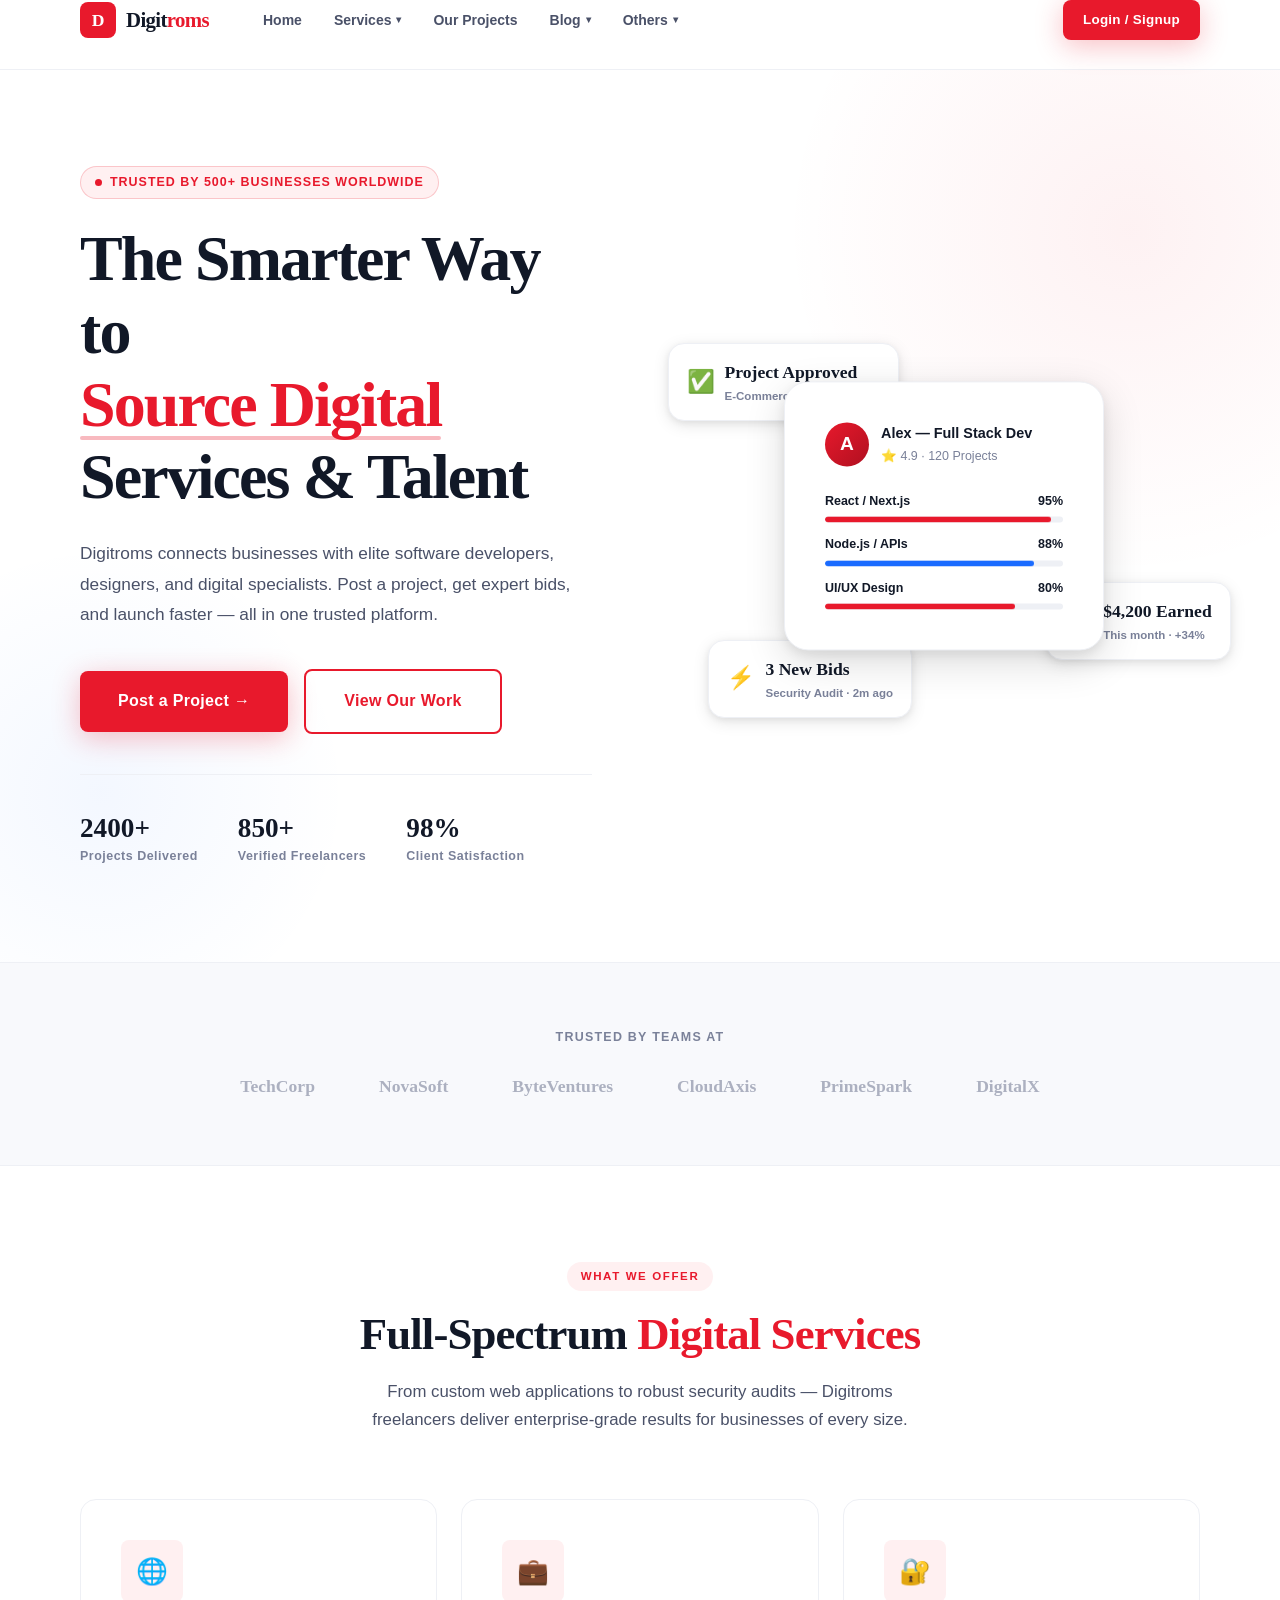
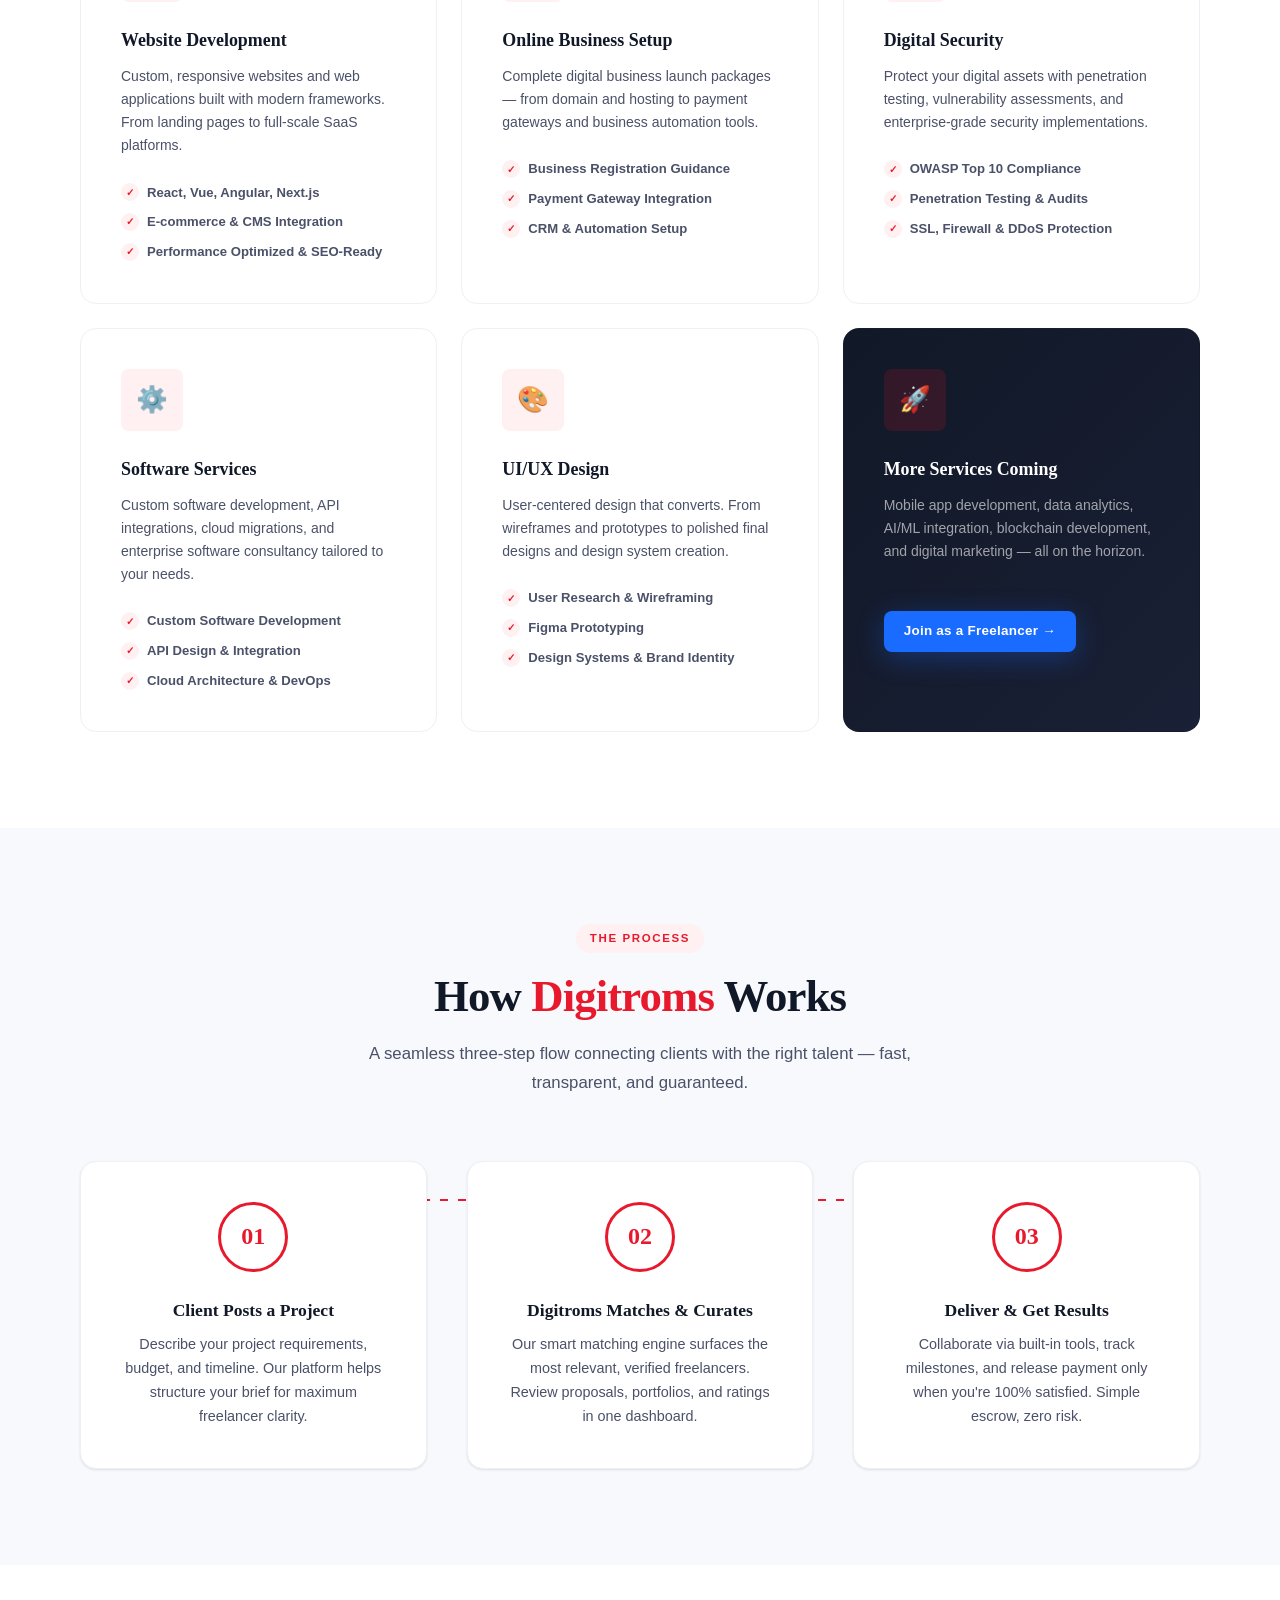
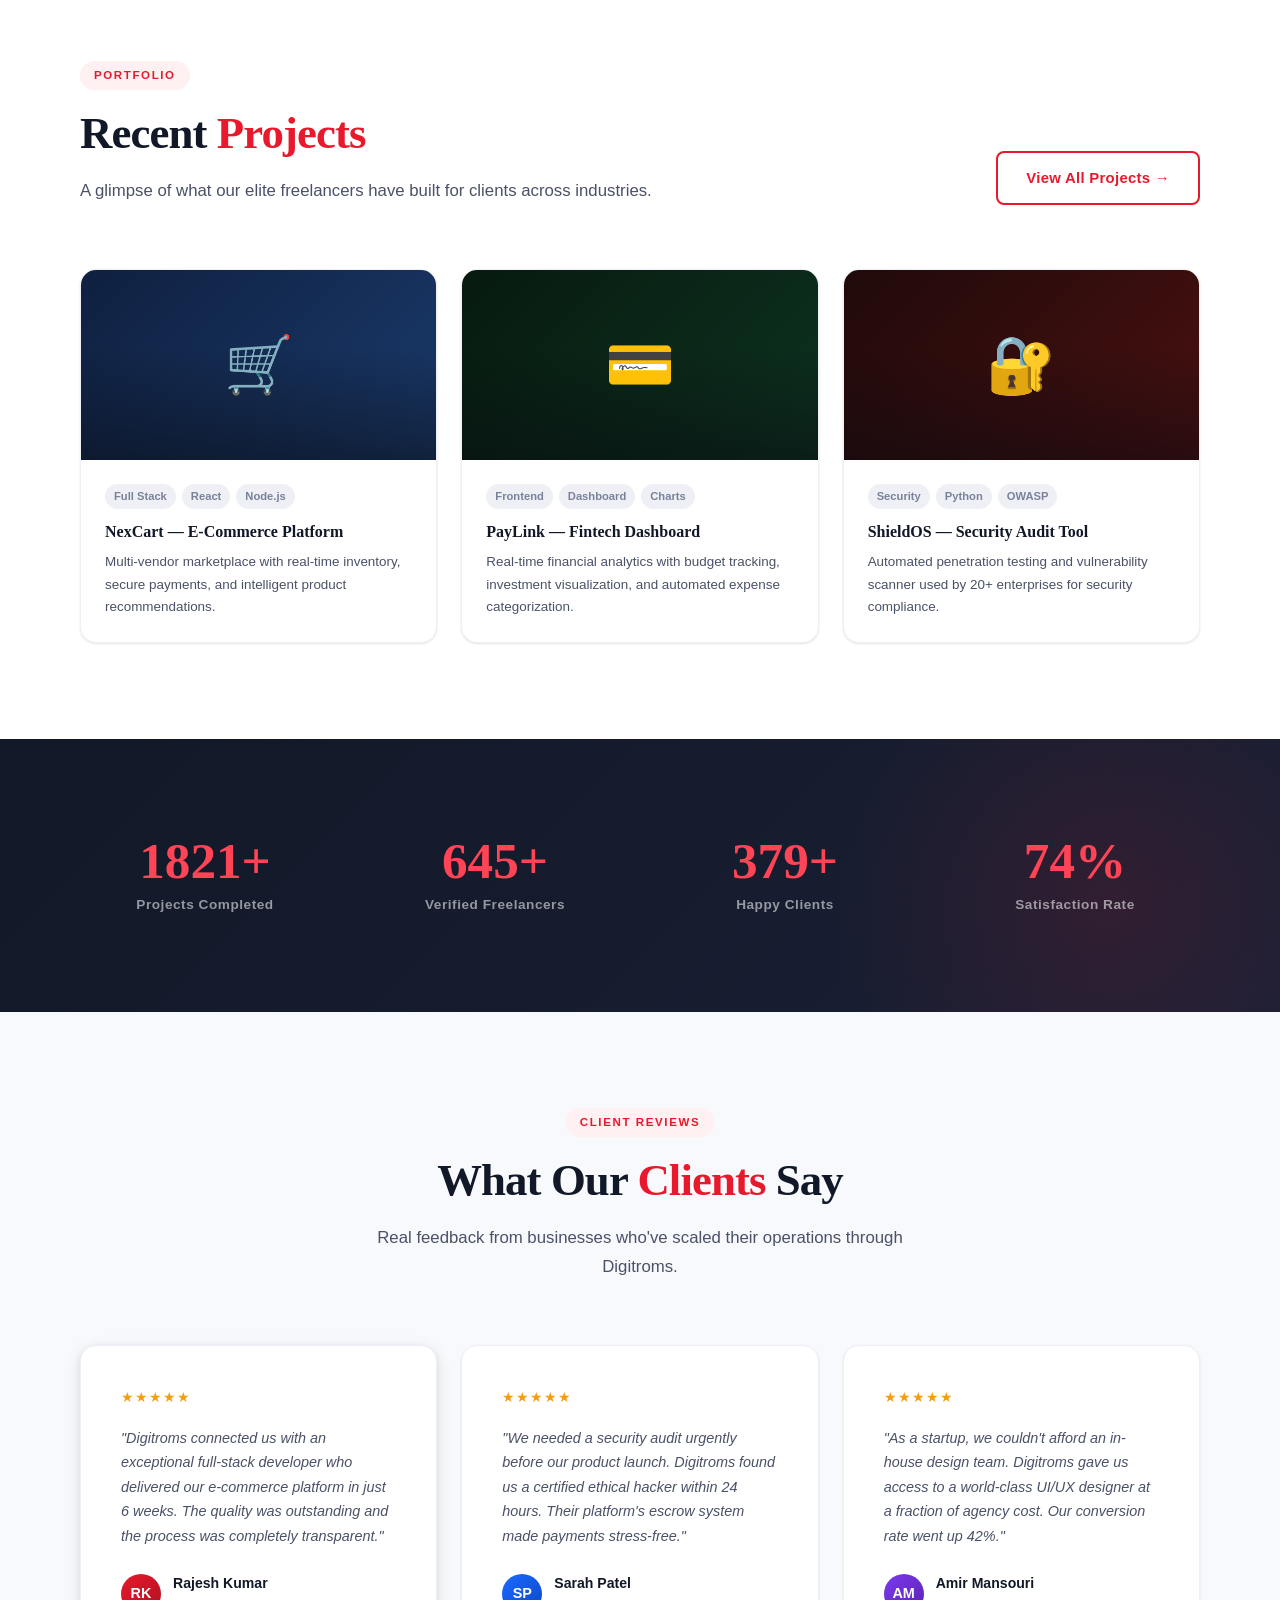
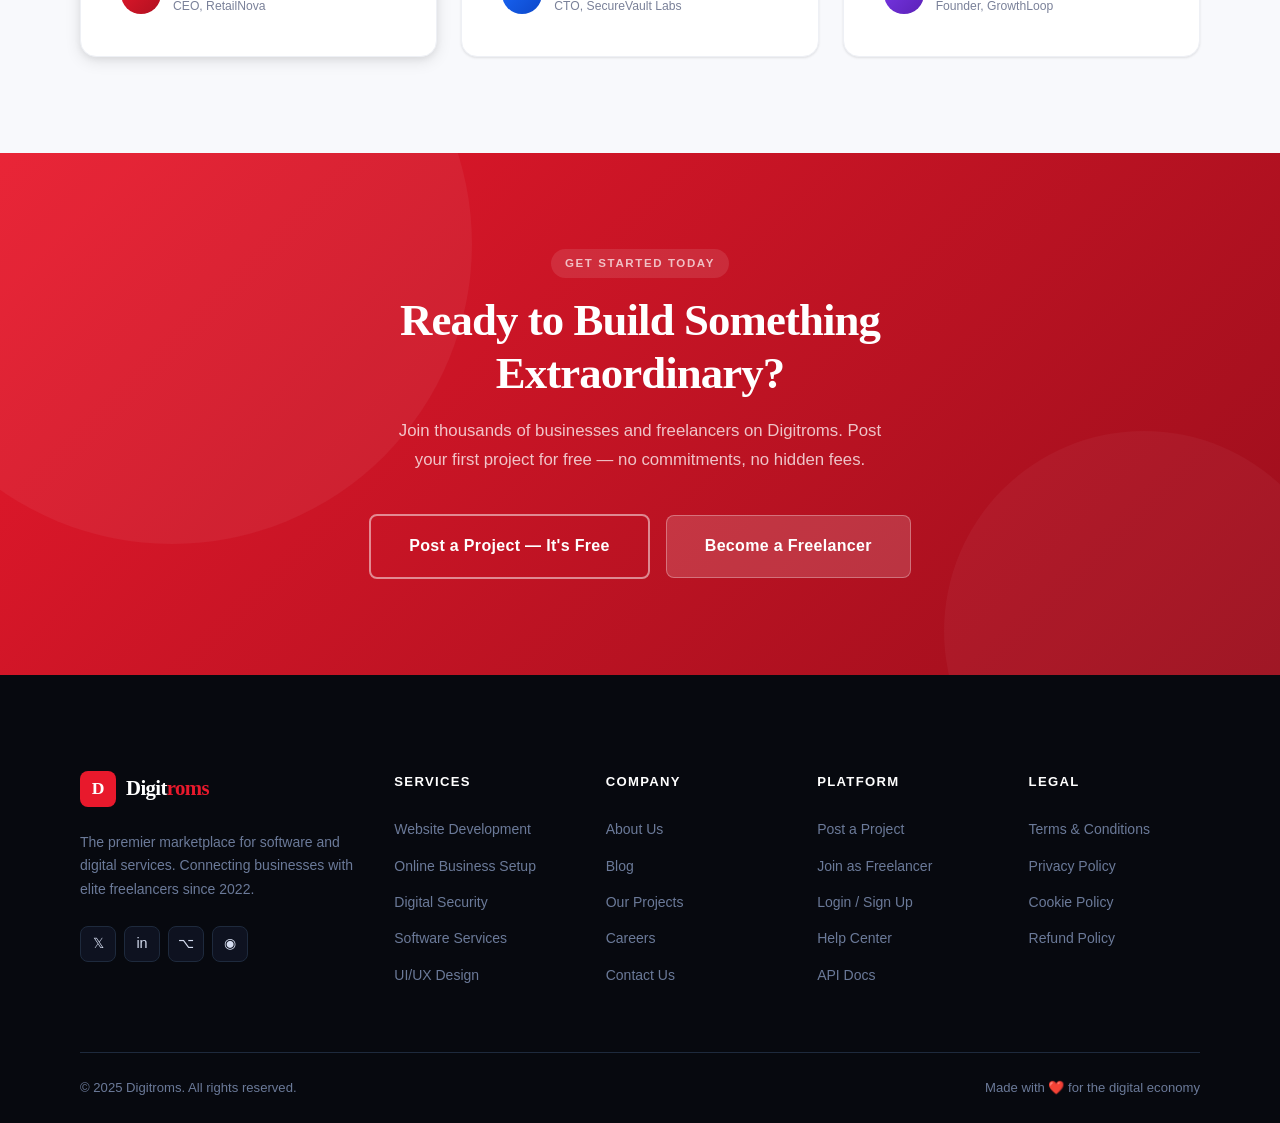
<file: index.html>
<!DOCTYPE html>
<html lang="en">
<head>
  <meta charset="UTF-8" />
  <meta name="viewport" content="width=device-width, initial-scale=1.0" />
  <meta name="description" content="Digitroms — The premium freelancing marketplace platform connecting clients with top-tier software and digital service providers." />
  <title>Digitroms — Premium Digital Services Marketplace</title>
  <link rel="stylesheet" href="css/style.css" />
</head>
<body>

  <!-- ===================== NAVBAR ===================== -->
  <nav class="navbar" id="navbar">
    <div class="container">
      <div class="nav-inner">
        <a href="index.html" class="logo">
          <div class="logo-icon">D</div>
          <span class="logo-text">Digit<span>roms</span></span>
        </a>

        <ul class="nav-menu" id="navMenu">
          <li class="nav-item">
            <a href="index.html" class="nav-link active" data-page="index.html">Home</a>
          </li>

          <li class="nav-item has-dropdown">
            <a href="services.html" class="nav-link" data-page="services.html">
              Services <span class="caret">▾</span>
            </a>
            <ul class="nav-dropdown">
              <li><a href="services.html#web" class="dropdown-item"><span class="icon">🌐</span> Website Development</a></li>
              <li><a href="services.html#business" class="dropdown-item"><span class="icon">💼</span> Online Business Setup</a></li>
              <li><a href="services.html#security" class="dropdown-item"><span class="icon">🔐</span> Digital Security</a></li>
              <li><a href="services.html#software" class="dropdown-item"><span class="icon">⚙️</span> Software Services</a></li>
              <li><a href="services.html#uiux" class="dropdown-item"><span class="icon">🎨</span> UI/UX Design</a></li>
            </ul>
          </li>

          <li class="nav-item">
            <a href="projects.html" class="nav-link" data-page="projects.html">Our Projects</a>
          </li>

          <li class="nav-item has-dropdown">
            <a href="blog.html" class="nav-link" data-page="blog.html">
              Blog <span class="caret">▾</span>
            </a>
            <ul class="nav-dropdown">
              <li><a href="blog.html" class="dropdown-item"><span class="icon">📝</span> All Articles</a></li>
              <li><a href="blog.html#tech" class="dropdown-item"><span class="icon">💻</span> Tech Insights</a></li>
              <li><a href="blog.html#business" class="dropdown-item"><span class="icon">📈</span> Business Tips</a></li>
            </ul>
          </li>

          <li class="nav-item has-dropdown">
            <a href="#" class="nav-link">
              Others <span class="caret">▾</span>
            </a>
            <ul class="nav-dropdown">
              <li><a href="about.html" class="dropdown-item"><span class="icon">🏢</span> About Us</a></li>
              <li><a href="contact.html" class="dropdown-item"><span class="icon">📩</span> Contact Us</a></li>
              <li><a href="join.html" class="dropdown-item"><span class="icon">🚀</span> Join Digitroms</a></li>
              <li><a href="terms.html" class="dropdown-item"><span class="icon">📄</span> Terms & Conditions</a></li>
              <li><a href="privacy.html" class="dropdown-item"><span class="icon">🔒</span> Privacy Policy</a></li>
            </ul>
          </li>

          <li class="nav-item nav-actions" style="display:none;">
            <a href="login.html" class="btn btn--primary btn--sm">Login / Signup</a>
          </li>
        </ul>

        <div class="nav-actions">
          <a href="login.html" class="btn btn--primary btn--sm">Login / Signup</a>
        </div>

        <button class="hamburger" id="hamburger" aria-label="Toggle menu">
          <span></span><span></span><span></span>
        </button>
      </div>
    </div>
  </nav>

  <!-- ===================== HERO ===================== -->
  <section class="hero" id="hero">
    <div class="container">
      <div class="hero-inner">
        <!-- Copy -->
        <div class="hero-copy">
          <div class="hero-eyebrow">
            <span class="pulse"></span>
            Trusted by 500+ businesses worldwide
          </div>
          <h1 class="hero-title">
            The Smarter Way to<br>
            <em>Source Digital</em><br>
            Services & Talent
          </h1>
          <p class="hero-subtitle">
            Digitroms connects businesses with elite software developers, designers, and digital specialists. Post a project, get expert bids, and launch faster — all in one trusted platform.
          </p>
          <div class="btn-group">
            <a href="join.html" class="btn btn--primary btn--lg">Post a Project →</a>
            <a href="projects.html" class="btn btn--outline-red btn--lg">View Our Work</a>
          </div>
          <div class="hero-stats">
            <div>
              <div class="hero-stat-num"><span data-count="2400" data-suffix="+">0+</span></div>
              <div class="hero-stat-label">Projects Delivered</div>
            </div>
            <div>
              <div class="hero-stat-num"><span data-count="850" data-suffix="+">0+</span></div>
              <div class="hero-stat-label">Verified Freelancers</div>
            </div>
            <div>
              <div class="hero-stat-num"><span data-count="98" data-suffix="%">0%</span></div>
              <div class="hero-stat-label">Client Satisfaction</div>
            </div>
          </div>
        </div>

        <!-- Visual -->
        <div class="hero-visual" aria-hidden="true">
          <div class="hero-card-stack">
            <!-- Main card -->
            <div class="hero-main-card">
              <div class="card-header">
                <div class="avatar avatar--red">A</div>
                <div>
                  <div class="card-user-name">Alex — Full Stack Dev</div>
                  <div class="card-user-role">⭐ 4.9 · 120 Projects</div>
                </div>
              </div>
              <div class="progress-list">
                <div class="progress-item">
                  <div class="progress-label"><span>React / Next.js</span><span>95%</span></div>
                  <div class="progress-bar"><div class="progress-fill" style="width:95%"></div></div>
                </div>
                <div class="progress-item">
                  <div class="progress-label"><span>Node.js / APIs</span><span>88%</span></div>
                  <div class="progress-bar"><div class="progress-fill progress-fill--blue" style="width:88%"></div></div>
                </div>
                <div class="progress-item">
                  <div class="progress-label"><span>UI/UX Design</span><span>80%</span></div>
                  <div class="progress-bar"><div class="progress-fill" style="width:80%"></div></div>
                </div>
              </div>
            </div>

            <!-- Floating cards -->
            <div class="hero-float-card hero-float-card--1">
              <div class="float-icon">✅</div>
              <div class="float-info">
                <div class="float-num">Project Approved</div>
                <div class="float-label">E-Commerce App · Just now</div>
              </div>
            </div>
            <div class="hero-float-card hero-float-card--2">
              <div class="float-icon">💰</div>
              <div class="float-info">
                <div class="float-num">$4,200 Earned</div>
                <div class="float-label">This month · +34%</div>
              </div>
            </div>
            <div class="hero-float-card hero-float-card--3">
              <div class="float-icon">⚡</div>
              <div class="float-info">
                <div class="float-num">3 New Bids</div>
                <div class="float-label">Security Audit · 2m ago</div>
              </div>
            </div>
          </div>
        </div>
      </div>
    </div>
  </section>

  <!-- ===================== TRUST LOGOS ===================== -->
  <section class="section--sm" style="background:var(--off-white); border-top:1px solid var(--light-gray); border-bottom:1px solid var(--light-gray);">
    <div class="container text-center">
      <p style="font-size:0.78rem;font-weight:700;letter-spacing:0.1em;text-transform:uppercase;color:var(--text-muted);margin-bottom:var(--space-lg);">Trusted by teams at</p>
      <div style="display:flex;align-items:center;justify-content:center;gap:var(--space-2xl);flex-wrap:wrap;">
        <span style="font-family:var(--font-display);font-weight:700;font-size:1.1rem;color:var(--text-muted);opacity:0.6;">TechCorp</span>
        <span style="font-family:var(--font-display);font-weight:700;font-size:1.1rem;color:var(--text-muted);opacity:0.6;">NovaSoft</span>
        <span style="font-family:var(--font-display);font-weight:700;font-size:1.1rem;color:var(--text-muted);opacity:0.6;">ByteVentures</span>
        <span style="font-family:var(--font-display);font-weight:700;font-size:1.1rem;color:var(--text-muted);opacity:0.6;">CloudAxis</span>
        <span style="font-family:var(--font-display);font-weight:700;font-size:1.1rem;color:var(--text-muted);opacity:0.6;">PrimeSpark</span>
        <span style="font-family:var(--font-display);font-weight:700;font-size:1.1rem;color:var(--text-muted);opacity:0.6;">DigitalX</span>
      </div>
    </div>
  </section>

  <!-- ===================== SERVICES PREVIEW ===================== -->
  <section class="section" id="services">
    <div class="container">
      <div class="text-center" data-animate>
        <span class="section-tag section-tag--red">What We Offer</span>
        <h2 class="section-title section-title--red-accent">
          Full-Spectrum <em>Digital Services</em>
        </h2>
        <p class="section-sub section-sub--center">
          From custom web applications to robust security audits — Digitroms freelancers deliver enterprise-grade results for businesses of every size.
        </p>
      </div>
      <div class="services-grid">
        <div class="service-card" data-animate data-delay="1">
          <div class="service-icon">🌐</div>
          <h3>Website Development</h3>
          <p>Custom, responsive websites and web applications built with modern frameworks. From landing pages to full-scale SaaS platforms.</p>
          <div class="service-features">
            <div class="service-feature">React, Vue, Angular, Next.js</div>
            <div class="service-feature">E-commerce & CMS Integration</div>
            <div class="service-feature">Performance Optimized & SEO-Ready</div>
          </div>
        </div>
        <div class="service-card" data-animate data-delay="2">
          <div class="service-icon">💼</div>
          <h3>Online Business Setup</h3>
          <p>Complete digital business launch packages — from domain and hosting to payment gateways and business automation tools.</p>
          <div class="service-features">
            <div class="service-feature">Business Registration Guidance</div>
            <div class="service-feature">Payment Gateway Integration</div>
            <div class="service-feature">CRM & Automation Setup</div>
          </div>
        </div>
        <div class="service-card" data-animate data-delay="3">
          <div class="service-icon">🔐</div>
          <h3>Digital Security</h3>
          <p>Protect your digital assets with penetration testing, vulnerability assessments, and enterprise-grade security implementations.</p>
          <div class="service-features">
            <div class="service-feature">OWASP Top 10 Compliance</div>
            <div class="service-feature">Penetration Testing & Audits</div>
            <div class="service-feature">SSL, Firewall & DDoS Protection</div>
          </div>
        </div>
        <div class="service-card" data-animate data-delay="2">
          <div class="service-icon">⚙️</div>
          <h3>Software Services</h3>
          <p>Custom software development, API integrations, cloud migrations, and enterprise software consultancy tailored to your needs.</p>
          <div class="service-features">
            <div class="service-feature">Custom Software Development</div>
            <div class="service-feature">API Design & Integration</div>
            <div class="service-feature">Cloud Architecture & DevOps</div>
          </div>
        </div>
        <div class="service-card" data-animate data-delay="3">
          <div class="service-icon">🎨</div>
          <h3>UI/UX Design</h3>
          <p>User-centered design that converts. From wireframes and prototypes to polished final designs and design system creation.</p>
          <div class="service-features">
            <div class="service-feature">User Research & Wireframing</div>
            <div class="service-feature">Figma Prototyping</div>
            <div class="service-feature">Design Systems & Brand Identity</div>
          </div>
        </div>
        <div class="service-card" style="background:linear-gradient(135deg,var(--text-primary),#1a2035);border-color:transparent;" data-animate data-delay="4">
          <div class="service-icon" style="background:rgba(232,25,44,0.15);">🚀</div>
          <h3 style="color:var(--white);">More Services Coming</h3>
          <p style="color:rgba(255,255,255,0.6);">Mobile app development, data analytics, AI/ML integration, blockchain development, and digital marketing — all on the horizon.</p>
          <a href="join.html" class="btn btn--blue btn--sm" style="margin-top:var(--space-lg);">Join as a Freelancer →</a>
        </div>
      </div>
    </div>
  </section>

  <!-- ===================== HOW IT WORKS ===================== -->
  <section class="section how-it-works" id="how-it-works">
    <div class="container">
      <div class="text-center" data-animate>
        <span class="section-tag section-tag--red">The Process</span>
        <h2 class="section-title">How <span class="text-red">Digitroms</span> Works</h2>
        <p class="section-sub section-sub--center">A seamless three-step flow connecting clients with the right talent — fast, transparent, and guaranteed.</p>
      </div>
      <div class="process-steps">
        <div class="step-card" data-animate data-delay="1">
          <div class="step-num">01</div>
          <h3>Client Posts a Project</h3>
          <p>Describe your project requirements, budget, and timeline. Our platform helps structure your brief for maximum freelancer clarity.</p>
        </div>
        <div class="step-card" data-animate data-delay="2">
          <div class="step-num">02</div>
          <h3>Digitroms Matches & Curates</h3>
          <p>Our smart matching engine surfaces the most relevant, verified freelancers. Review proposals, portfolios, and ratings in one dashboard.</p>
        </div>
        <div class="step-card" data-animate data-delay="3">
          <div class="step-num">03</div>
          <h3>Deliver & Get Results</h3>
          <p>Collaborate via built-in tools, track milestones, and release payment only when you're 100% satisfied. Simple escrow, zero risk.</p>
        </div>
      </div>
    </div>
  </section>

  <!-- ===================== FEATURED PROJECTS ===================== -->
  <section class="section featured-projects" id="projects">
    <div class="container">
      <div style="display:flex;align-items:flex-end;justify-content:space-between;flex-wrap:wrap;gap:var(--space-md);margin-bottom:0;" data-animate>
        <div>
          <span class="section-tag section-tag--red">Portfolio</span>
          <h2 class="section-title">Recent <span class="text-red">Projects</span></h2>
          <p class="section-sub">A glimpse of what our elite freelancers have built for clients across industries.</p>
        </div>
        <a href="projects.html" class="btn btn--outline-red">View All Projects →</a>
      </div>
      <div class="projects-preview-grid">
        <div class="project-preview-card" data-animate data-delay="1">
          <div class="project-thumb" style="background:linear-gradient(135deg,#0f2040,#1a3a6b);">
            <span class="project-thumb-emoji">🛒</span>
          </div>
          <div class="project-info">
            <div class="project-tags">
              <span class="project-tag">Full Stack</span>
              <span class="project-tag">React</span>
              <span class="project-tag">Node.js</span>
            </div>
            <h3>NexCart — E-Commerce Platform</h3>
            <p>Multi-vendor marketplace with real-time inventory, secure payments, and intelligent product recommendations.</p>
          </div>
        </div>
        <div class="project-preview-card" data-animate data-delay="2">
          <div class="project-thumb" style="background:linear-gradient(135deg,#071a0f,#0d3320);">
            <span class="project-thumb-emoji">💳</span>
          </div>
          <div class="project-info">
            <div class="project-tags">
              <span class="project-tag">Frontend</span>
              <span class="project-tag">Dashboard</span>
              <span class="project-tag">Charts</span>
            </div>
            <h3>PayLink — Fintech Dashboard</h3>
            <p>Real-time financial analytics with budget tracking, investment visualization, and automated expense categorization.</p>
          </div>
        </div>
        <div class="project-preview-card" data-animate data-delay="3">
          <div class="project-thumb" style="background:linear-gradient(135deg,#200a0a,#4a1010);">
            <span class="project-thumb-emoji">🔐</span>
          </div>
          <div class="project-info">
            <div class="project-tags">
              <span class="project-tag">Security</span>
              <span class="project-tag">Python</span>
              <span class="project-tag">OWASP</span>
            </div>
            <h3>ShieldOS — Security Audit Tool</h3>
            <p>Automated penetration testing and vulnerability scanner used by 20+ enterprises for security compliance.</p>
          </div>
        </div>
      </div>
    </div>
  </section>

  <!-- ===================== STATS ===================== -->
  <section class="section stats-section" id="stats">
    <div class="container">
      <div class="stats-grid">
        <div class="stat-item" data-animate data-delay="1">
          <div class="stat-num"><span data-count="2400" data-suffix="+">2400+</span></div>
          <div class="stat-label">Projects Completed</div>
        </div>
        <div class="stat-item" data-animate data-delay="2">
          <div class="stat-num"><span data-count="850" data-suffix="+">850+</span></div>
          <div class="stat-label">Verified Freelancers</div>
        </div>
        <div class="stat-item" data-animate data-delay="3">
          <div class="stat-num"><span data-count="500" data-suffix="+">500+</span></div>
          <div class="stat-label">Happy Clients</div>
        </div>
        <div class="stat-item" data-animate data-delay="4">
          <div class="stat-num"><span data-count="98" data-suffix="%">98%</span></div>
          <div class="stat-label">Satisfaction Rate</div>
        </div>
      </div>
    </div>
  </section>

  <!-- ===================== TESTIMONIALS ===================== -->
  <section class="section testimonials" id="testimonials">
    <div class="container">
      <div class="text-center" data-animate>
        <span class="section-tag section-tag--red">Client Reviews</span>
        <h2 class="section-title">What Our <span class="text-red">Clients</span> Say</h2>
        <p class="section-sub section-sub--center">Real feedback from businesses who've scaled their operations through Digitroms.</p>
      </div>
      <div class="testimonials-grid">
        <div class="testimonial-card" data-animate data-delay="1">
          <div class="testimonial-stars">★★★★★</div>
          <p class="testimonial-text">"Digitroms connected us with an exceptional full-stack developer who delivered our e-commerce platform in just 6 weeks. The quality was outstanding and the process was completely transparent."</p>
          <div class="testimonial-author">
            <div class="avatar avatar--red" style="width:40px;height:40px;font-size:0.9rem;">RK</div>
            <div>
              <div class="testimonial-name">Rajesh Kumar</div>
              <div class="testimonial-role">CEO, RetailNova</div>
            </div>
          </div>
        </div>
        <div class="testimonial-card" data-animate data-delay="2">
          <div class="testimonial-stars">★★★★★</div>
          <p class="testimonial-text">"We needed a security audit urgently before our product launch. Digitroms found us a certified ethical hacker within 24 hours. Their platform's escrow system made payments stress-free."</p>
          <div class="testimonial-author">
            <div class="avatar avatar--blue" style="width:40px;height:40px;font-size:0.9rem;">SP</div>
            <div>
              <div class="testimonial-name">Sarah Patel</div>
              <div class="testimonial-role">CTO, SecureVault Labs</div>
            </div>
          </div>
        </div>
        <div class="testimonial-card" data-animate data-delay="3">
          <div class="testimonial-stars">★★★★★</div>
          <p class="testimonial-text">"As a startup, we couldn't afford an in-house design team. Digitroms gave us access to a world-class UI/UX designer at a fraction of agency cost. Our conversion rate went up 42%."</p>
          <div class="testimonial-author">
            <div class="avatar avatar--blue" style="width:40px;height:40px;font-size:0.9rem;background:linear-gradient(135deg,#7C3AED,#5B21B6);">AM</div>
            <div>
              <div class="testimonial-name">Amir Mansouri</div>
              <div class="testimonial-role">Founder, GrowthLoop</div>
            </div>
          </div>
        </div>
      </div>
    </div>
  </section>

  <!-- ===================== CTA ===================== -->
  <section class="section cta-section" id="cta">
    <div class="container cta-content">
      <span class="section-tag section-tag--light" data-animate>Get Started Today</span>
      <h2 class="cta-title" data-animate>Ready to Build Something <br>Extraordinary?</h2>
      <p class="cta-sub" data-animate>Join thousands of businesses and freelancers on Digitroms. Post your first project for free — no commitments, no hidden fees.</p>
      <div class="btn-group" style="justify-content:center;" data-animate>
        <a href="join.html" class="btn btn--outline-white btn--lg">Post a Project — It's Free</a>
        <a href="join.html" class="btn btn--lg" style="background:rgba(255,255,255,0.15);color:#fff;border:1px solid rgba(255,255,255,0.3);">Become a Freelancer</a>
      </div>
    </div>
  </section>

  <!-- ===================== FOOTER ===================== -->
  <footer class="footer">
    <div class="container">
      <div class="footer-main">
        <div class="footer-brand">
          <a href="index.html" class="logo">
            <div class="logo-icon">D</div>
            <span class="logo-text" style="color:var(--white);">Digit<span>roms</span></span>
          </a>
          <p>The premier marketplace for software and digital services. Connecting businesses with elite freelancers since 2022.</p>
          <div class="footer-social">
            <a href="#" class="social-link" aria-label="Twitter">𝕏</a>
            <a href="#" class="social-link" aria-label="LinkedIn">in</a>
            <a href="#" class="social-link" aria-label="GitHub">⌥</a>
            <a href="#" class="social-link" aria-label="Instagram">◉</a>
          </div>
        </div>
        <div class="footer-col">
          <h4>Services</h4>
          <ul class="footer-links">
            <li><a href="services.html#web">Website Development</a></li>
            <li><a href="services.html#business">Online Business Setup</a></li>
            <li><a href="services.html#security">Digital Security</a></li>
            <li><a href="services.html#software">Software Services</a></li>
            <li><a href="services.html#uiux">UI/UX Design</a></li>
          </ul>
        </div>
        <div class="footer-col">
          <h4>Company</h4>
          <ul class="footer-links">
            <li><a href="about.html">About Us</a></li>
            <li><a href="blog.html">Blog</a></li>
            <li><a href="projects.html">Our Projects</a></li>
            <li><a href="join.html">Careers</a></li>
            <li><a href="contact.html">Contact Us</a></li>
          </ul>
        </div>
        <div class="footer-col">
          <h4>Platform</h4>
          <ul class="footer-links">
            <li><a href="join.html">Post a Project</a></li>
            <li><a href="join.html">Join as Freelancer</a></li>
            <li><a href="login.html">Login / Sign Up</a></li>
            <li><a href="#">Help Center</a></li>
            <li><a href="#">API Docs</a></li>
          </ul>
        </div>
        <div class="footer-col">
          <h4>Legal</h4>
          <ul class="footer-links">
            <li><a href="terms.html">Terms & Conditions</a></li>
            <li><a href="privacy.html">Privacy Policy</a></li>
            <li><a href="#">Cookie Policy</a></li>
            <li><a href="#">Refund Policy</a></li>
          </ul>
        </div>
      </div>
      <div class="footer-bottom">
        <span>© 2025 Digitroms. All rights reserved.</span>
        <span>Made with ❤️ for the digital economy</span>
      </div>
    </div>
  </footer>

  <!-- Back to top -->
  <button id="backToTop" aria-label="Back to top" style="position:fixed;bottom:24px;right:24px;width:44px;height:44px;border-radius:50%;background:var(--red-primary);color:#fff;border:none;cursor:pointer;font-size:1.1rem;display:grid;place-items:center;box-shadow:var(--shadow-red);opacity:0;transition:opacity 0.3s;z-index:900;">↑</button>

  <script src="js/script.js"></script>
</body>
</html>
</file>
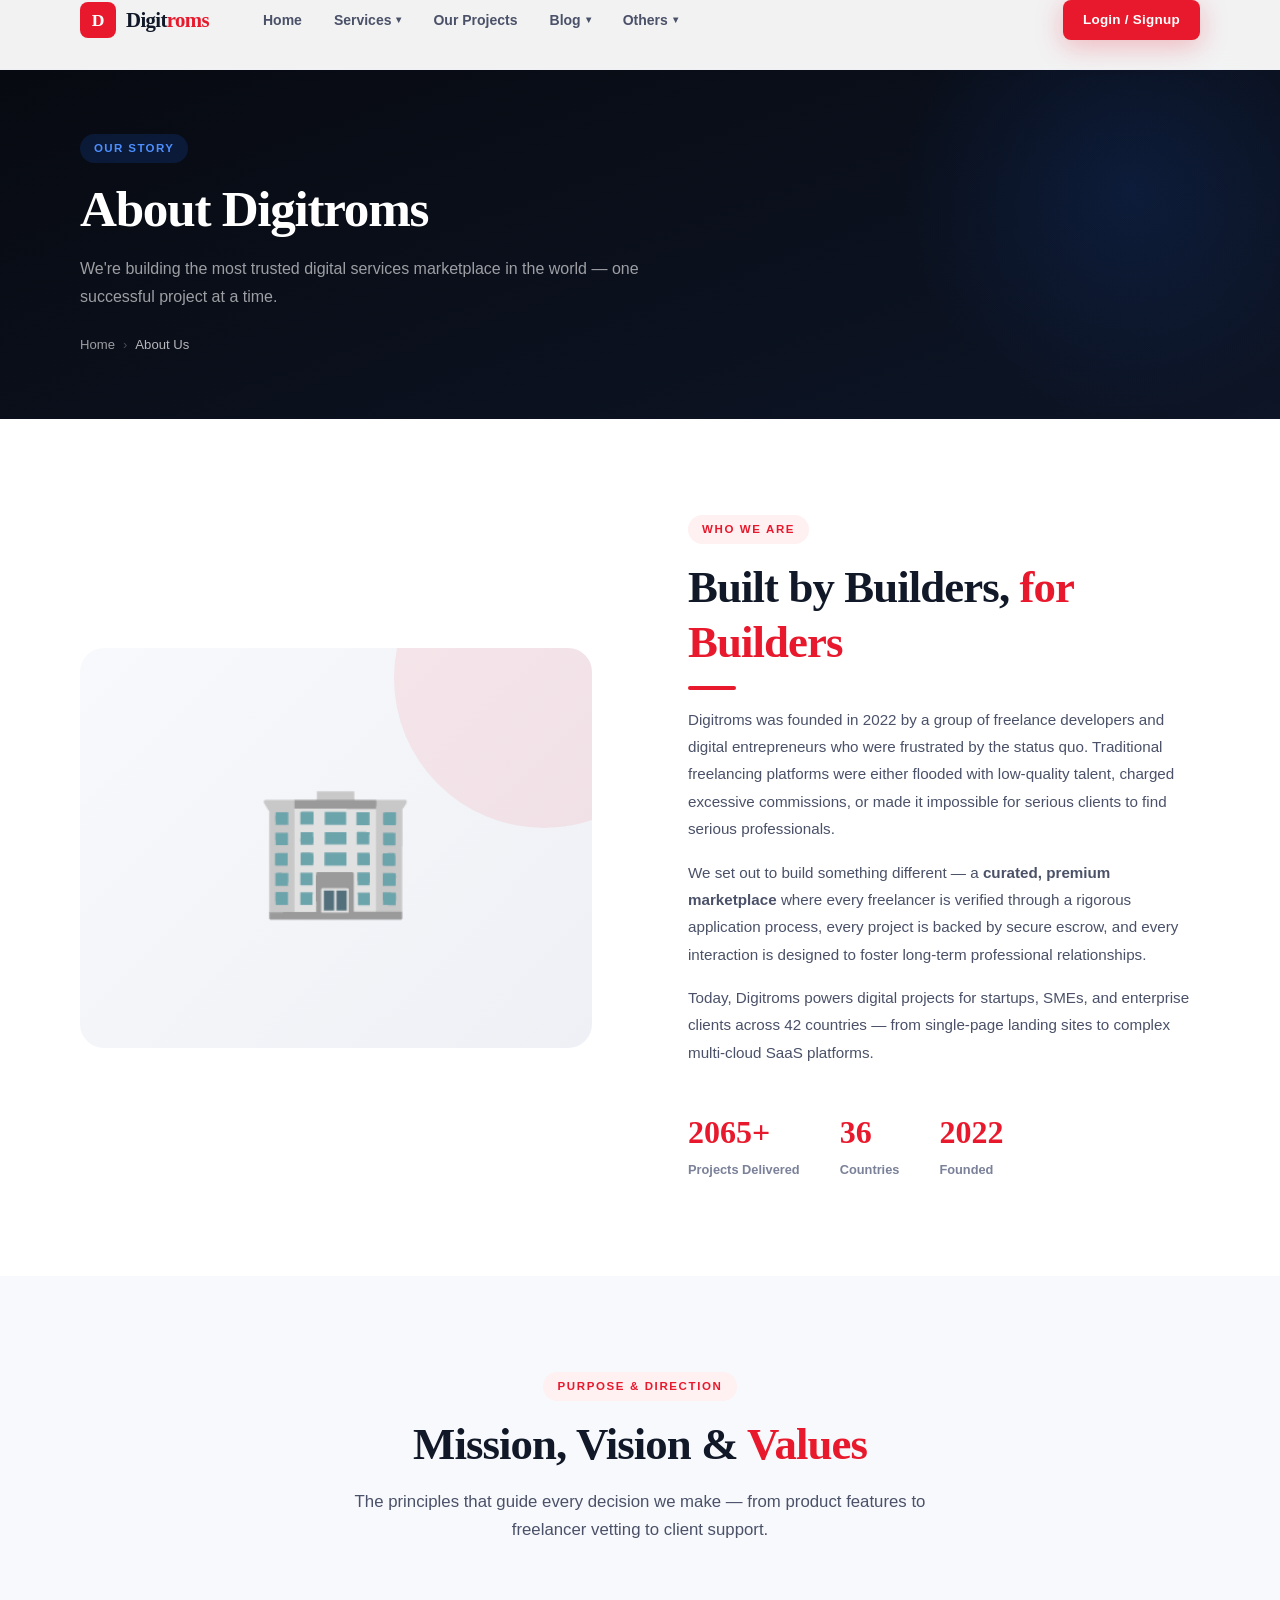
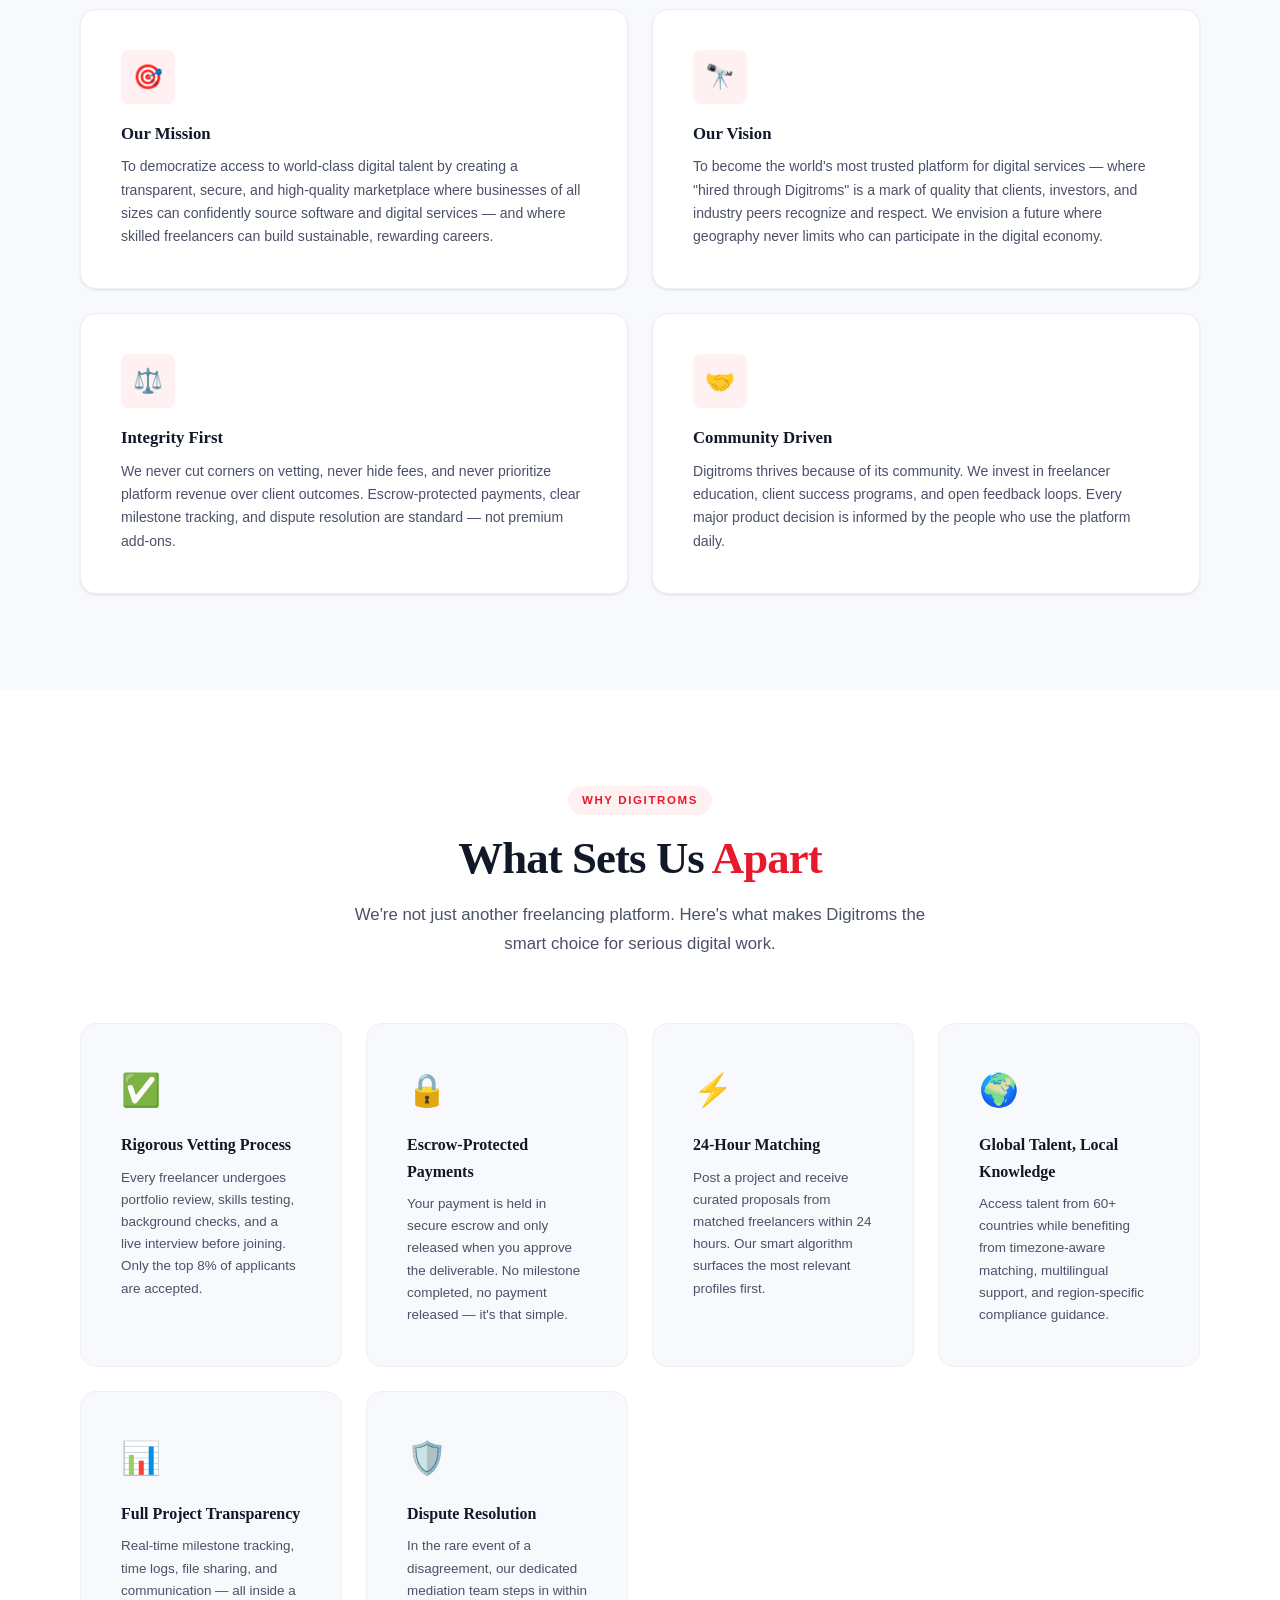
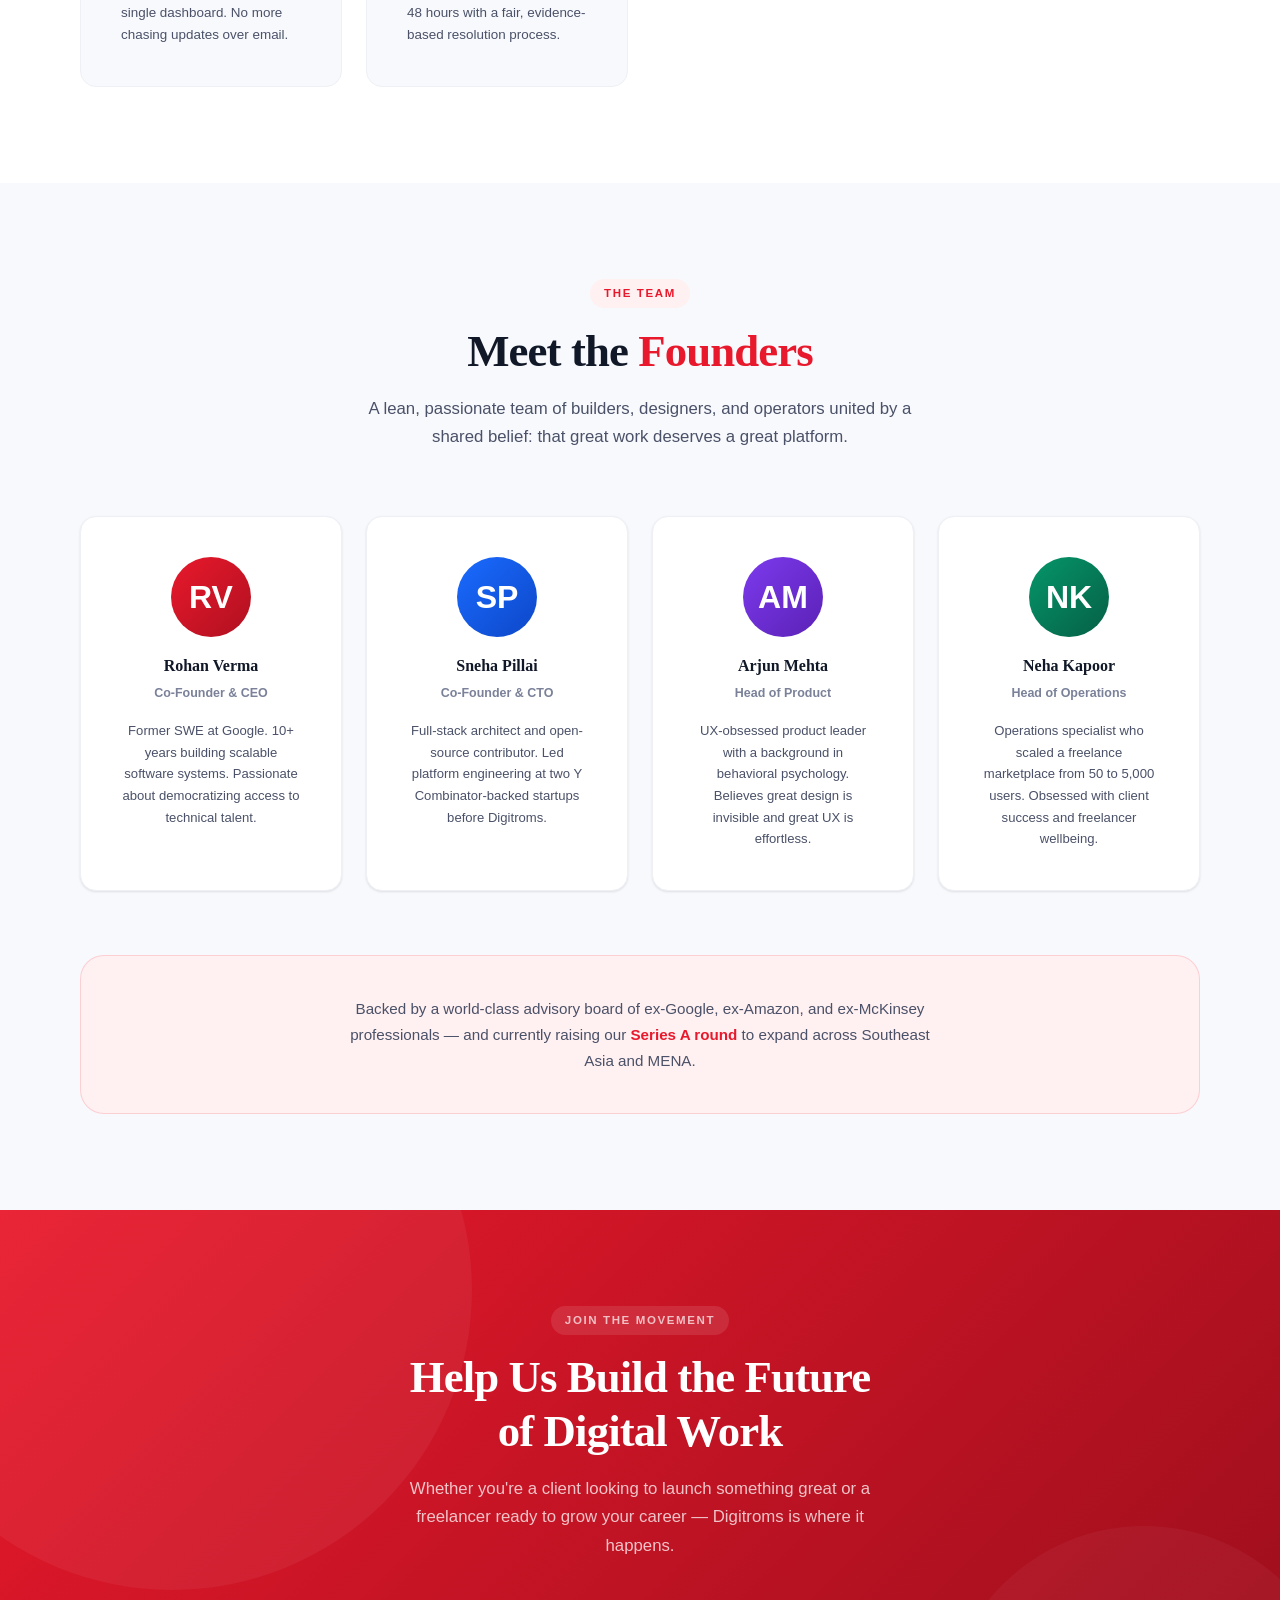
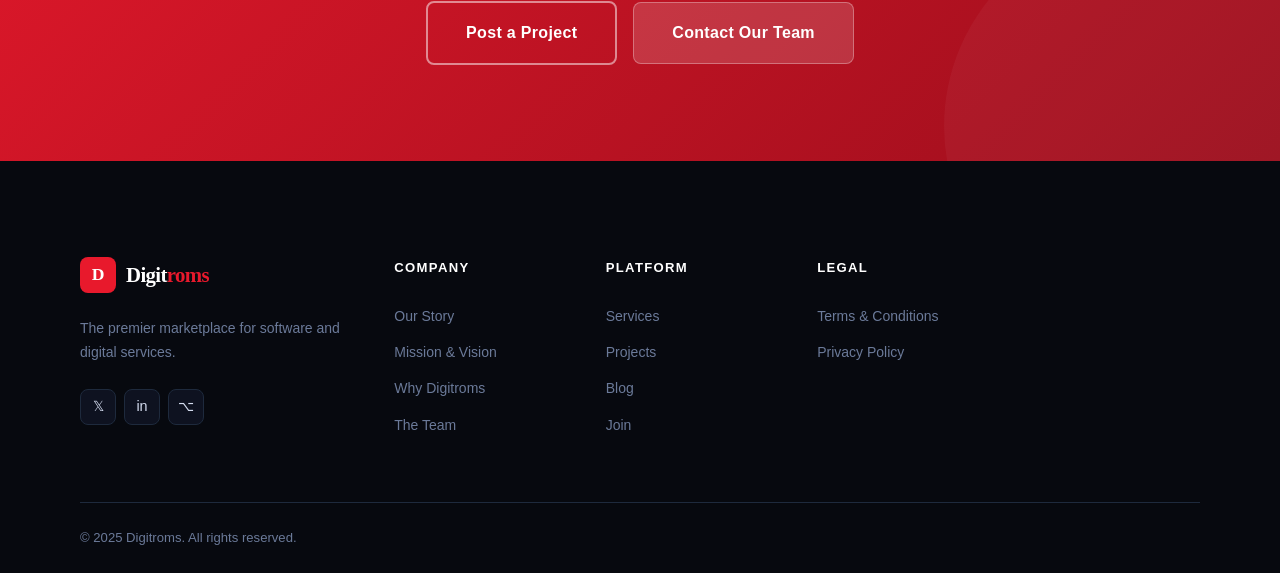
<file: about.html>
<!DOCTYPE html>
<html lang="en">
<head>
  <meta charset="UTF-8" />
  <meta name="viewport" content="width=device-width, initial-scale=1.0" />
  <meta name="description" content="About Digitroms — Our story, mission, team, and why businesses trust us as their digital services partner." />
  <title>About Us — Digitroms</title>
  <link rel="stylesheet" href="css/style.css" />
</head>
<body>

  <!-- NAVBAR -->
  <nav class="navbar" id="navbar">
    <div class="container">
      <div class="nav-inner">
        <a href="index.html" class="logo">
          <div class="logo-icon">D</div>
          <span class="logo-text">Digit<span>roms</span></span>
        </a>
        <ul class="nav-menu" id="navMenu">
          <li class="nav-item"><a href="index.html" class="nav-link" data-page="index.html">Home</a></li>
          <li class="nav-item has-dropdown">
            <a href="services.html" class="nav-link" data-page="services.html">Services <span class="caret">▾</span></a>
            <ul class="nav-dropdown">
              <li><a href="services.html#web"      class="dropdown-item"><span class="icon">🌐</span> Website Development</a></li>
              <li><a href="services.html#business" class="dropdown-item"><span class="icon">💼</span> Online Business Setup</a></li>
              <li><a href="services.html#security" class="dropdown-item"><span class="icon">🔐</span> Digital Security</a></li>
              <li><a href="services.html#software" class="dropdown-item"><span class="icon">⚙️</span> Software Services</a></li>
              <li><a href="services.html#uiux"     class="dropdown-item"><span class="icon">🎨</span> UI/UX Design</a></li>
            </ul>
          </li>
          <li class="nav-item"><a href="projects.html" class="nav-link" data-page="projects.html">Our Projects</a></li>
          <li class="nav-item has-dropdown">
            <a href="blog.html" class="nav-link" data-page="blog.html">Blog <span class="caret">▾</span></a>
            <ul class="nav-dropdown">
              <li><a href="blog.html" class="dropdown-item"><span class="icon">📝</span> All Articles</a></li>
            </ul>
          </li>
          <li class="nav-item has-dropdown">
            <a href="#" class="nav-link">Others <span class="caret">▾</span></a>
            <ul class="nav-dropdown">
              <li><a href="about.html"   class="dropdown-item"><span class="icon">🏢</span> About Us</a></li>
              <li><a href="contact.html" class="dropdown-item"><span class="icon">📩</span> Contact Us</a></li>
              <li><a href="join.html"    class="dropdown-item"><span class="icon">🚀</span> Join Digitroms</a></li>
              <li><a href="terms.html"   class="dropdown-item"><span class="icon">📄</span> Terms & Conditions</a></li>
              <li><a href="privacy.html" class="dropdown-item"><span class="icon">🔒</span> Privacy Policy</a></li>
            </ul>
          </li>
          <li class="nav-item nav-actions" style="display:none;"><a href="login.html" class="btn btn--primary btn--sm">Login / Signup</a></li>
        </ul>
        <div class="nav-actions"><a href="login.html" class="btn btn--primary btn--sm">Login / Signup</a></div>
        <button class="hamburger" id="hamburger" aria-label="Toggle menu"><span></span><span></span><span></span></button>
      </div>
    </div>
  </nav>

  <!-- PAGE HEADER -->
  <div class="page-header">
    <div class="container">
      <div class="page-header-content">
        <div class="page-header-tag">Our Story</div>
        <h1 class="page-header-title">About Digitroms</h1>
        <p class="page-header-sub">We're building the most trusted digital services marketplace in the world — one successful project at a time.</p>
        <nav class="breadcrumb">
          <a href="index.html">Home</a>
          <span class="sep">›</span>
          <span class="current">About Us</span>
        </nav>
      </div>
    </div>
  </div>

  <!-- COMPANY STORY -->
  <section class="section" id="story">
    <div class="container">
      <div class="about-story">
        <div class="about-visual" data-animate>🏢</div>
        <div data-animate>
          <span class="section-tag section-tag--red">Who We Are</span>
          <h2 class="section-title section-title--red-accent">Built by Builders, <em>for Builders</em></h2>
          <div class="divider divider--red"></div>
          <p style="font-size:.95rem;color:var(--text-secondary);line-height:1.8;margin-bottom:var(--space-md);">
            Digitroms was founded in 2022 by a group of freelance developers and digital entrepreneurs who were frustrated by the status quo. Traditional freelancing platforms were either flooded with low-quality talent, charged excessive commissions, or made it impossible for serious clients to find serious professionals.
          </p>
          <p style="font-size:.95rem;color:var(--text-secondary);line-height:1.8;margin-bottom:var(--space-md);">
            We set out to build something different — a <strong>curated, premium marketplace</strong> where every freelancer is verified through a rigorous application process, every project is backed by secure escrow, and every interaction is designed to foster long-term professional relationships.
          </p>
          <p style="font-size:.95rem;color:var(--text-secondary);line-height:1.8;margin-bottom:var(--space-xl);">
            Today, Digitroms powers digital projects for startups, SMEs, and enterprise clients across 42 countries — from single-page landing sites to complex multi-cloud SaaS platforms.
          </p>
          <div style="display:flex;gap:var(--space-xl);">
            <div>
              <div style="font-family:var(--font-display);font-size:2rem;font-weight:700;color:var(--red-primary);" data-count="2400" data-suffix="+">2400+</div>
              <div style="font-size:.8rem;color:var(--text-muted);font-weight:600;">Projects Delivered</div>
            </div>
            <div>
              <div style="font-family:var(--font-display);font-size:2rem;font-weight:700;color:var(--red-primary);" data-count="42" data-suffix="">42</div>
              <div style="font-size:.8rem;color:var(--text-muted);font-weight:600;">Countries</div>
            </div>
            <div>
              <div style="font-family:var(--font-display);font-size:2rem;font-weight:700;color:var(--red-primary);">2022</div>
              <div style="font-size:.8rem;color:var(--text-muted);font-weight:600;">Founded</div>
            </div>
          </div>
        </div>
      </div>
    </div>
  </section>

  <!-- MISSION & VISION -->
  <section class="section" style="background:var(--off-white);" id="mission">
    <div class="container">
      <div class="text-center" data-animate>
        <span class="section-tag section-tag--red">Purpose & Direction</span>
        <h2 class="section-title">Mission, Vision & <span class="text-red">Values</span></h2>
        <p class="section-sub section-sub--center">The principles that guide every decision we make — from product features to freelancer vetting to client support.</p>
      </div>
      <div class="mission-grid">
        <div class="mission-card" data-animate data-delay="1">
          <div class="icon-box icon-box--red">🎯</div>
          <h3>Our Mission</h3>
          <p>To democratize access to world-class digital talent by creating a transparent, secure, and high-quality marketplace where businesses of all sizes can confidently source software and digital services — and where skilled freelancers can build sustainable, rewarding careers.</p>
        </div>
        <div class="mission-card" data-animate data-delay="2">
          <div class="icon-box icon-box--red">🔭</div>
          <h3>Our Vision</h3>
          <p>To become the world's most trusted platform for digital services — where "hired through Digitroms" is a mark of quality that clients, investors, and industry peers recognize and respect. We envision a future where geography never limits who can participate in the digital economy.</p>
        </div>
        <div class="mission-card" data-animate data-delay="3">
          <div class="icon-box icon-box--red">⚖️</div>
          <h3>Integrity First</h3>
          <p>We never cut corners on vetting, never hide fees, and never prioritize platform revenue over client outcomes. Escrow-protected payments, clear milestone tracking, and dispute resolution are standard — not premium add-ons.</p>
        </div>
        <div class="mission-card" data-animate data-delay="4">
          <div class="icon-box icon-box--red">🤝</div>
          <h3>Community Driven</h3>
          <p>Digitroms thrives because of its community. We invest in freelancer education, client success programs, and open feedback loops. Every major product decision is informed by the people who use the platform daily.</p>
        </div>
      </div>
    </div>
  </section>

  <!-- WHY CHOOSE US -->
  <section class="section" id="why">
    <div class="container">
      <div class="text-center" data-animate>
        <span class="section-tag section-tag--red">Why Digitroms</span>
        <h2 class="section-title">What Sets Us <span class="text-red">Apart</span></h2>
        <p class="section-sub section-sub--center">We're not just another freelancing platform. Here's what makes Digitroms the smart choice for serious digital work.</p>
      </div>
      <div class="why-choose-grid">
        <div class="why-card" data-animate data-delay="1">
          <div class="why-icon">✅</div>
          <h3>Rigorous Vetting Process</h3>
          <p>Every freelancer undergoes portfolio review, skills testing, background checks, and a live interview before joining. Only the top 8% of applicants are accepted.</p>
        </div>
        <div class="why-card" data-animate data-delay="2">
          <div class="why-icon">🔒</div>
          <h3>Escrow-Protected Payments</h3>
          <p>Your payment is held in secure escrow and only released when you approve the deliverable. No milestone completed, no payment released — it's that simple.</p>
        </div>
        <div class="why-card" data-animate data-delay="3">
          <div class="why-icon">⚡</div>
          <h3>24-Hour Matching</h3>
          <p>Post a project and receive curated proposals from matched freelancers within 24 hours. Our smart algorithm surfaces the most relevant profiles first.</p>
        </div>
        <div class="why-card" data-animate data-delay="1">
          <div class="why-icon">🌍</div>
          <h3>Global Talent, Local Knowledge</h3>
          <p>Access talent from 60+ countries while benefiting from timezone-aware matching, multilingual support, and region-specific compliance guidance.</p>
        </div>
        <div class="why-card" data-animate data-delay="2">
          <div class="why-icon">📊</div>
          <h3>Full Project Transparency</h3>
          <p>Real-time milestone tracking, time logs, file sharing, and communication — all inside a single dashboard. No more chasing updates over email.</p>
        </div>
        <div class="why-card" data-animate data-delay="3">
          <div class="why-icon">🛡️</div>
          <h3>Dispute Resolution</h3>
          <p>In the rare event of a disagreement, our dedicated mediation team steps in within 48 hours with a fair, evidence-based resolution process.</p>
        </div>
      </div>
    </div>
  </section>

  <!-- TEAM -->
  <section class="section" style="background:var(--off-white);" id="team">
    <div class="container">
      <div class="text-center" data-animate>
        <span class="section-tag section-tag--red">The Team</span>
        <h2 class="section-title">Meet the <span class="text-red">Founders</span></h2>
        <p class="section-sub section-sub--center">A lean, passionate team of builders, designers, and operators united by a shared belief: that great work deserves a great platform.</p>
      </div>
      <div class="team-grid">
        <div class="team-card" data-animate data-delay="1">
          <div class="team-avatar team-avatar--red">RV</div>
          <h3>Rohan Verma</h3>
          <div class="role">Co-Founder & CEO</div>
          <p>Former SWE at Google. 10+ years building scalable software systems. Passionate about democratizing access to technical talent.</p>
        </div>
        <div class="team-card" data-animate data-delay="2">
          <div class="team-avatar team-avatar--blue">SP</div>
          <h3>Sneha Pillai</h3>
          <div class="role">Co-Founder & CTO</div>
          <p>Full-stack architect and open-source contributor. Led platform engineering at two Y Combinator-backed startups before Digitroms.</p>
        </div>
        <div class="team-card" data-animate data-delay="3">
          <div class="team-avatar team-avatar--purple">AM</div>
          <h3>Arjun Mehta</h3>
          <div class="role">Head of Product</div>
          <p>UX-obsessed product leader with a background in behavioral psychology. Believes great design is invisible and great UX is effortless.</p>
        </div>
        <div class="team-card" data-animate data-delay="4">
          <div class="team-avatar team-avatar--green">NK</div>
          <h3>Neha Kapoor</h3>
          <div class="role">Head of Operations</div>
          <p>Operations specialist who scaled a freelance marketplace from 50 to 5,000 users. Obsessed with client success and freelancer wellbeing.</p>
        </div>
      </div>

      <!-- Advisory note -->
      <div style="margin-top:var(--space-2xl);padding:var(--space-xl);background:var(--red-ultra-light);border:1px solid rgba(232,25,44,.15);border-radius:var(--radius-xl);text-align:center;" data-animate>
        <p style="font-size:.95rem;color:var(--text-secondary);line-height:1.7;max-width:600px;margin:0 auto;">
          Backed by a world-class advisory board of ex-Google, ex-Amazon, and ex-McKinsey professionals — and currently raising our <strong style="color:var(--red-primary);">Series A round</strong> to expand across Southeast Asia and MENA.
        </p>
      </div>
    </div>
  </section>

  <!-- CTA -->
  <section class="section cta-section">
    <div class="container cta-content">
      <span class="section-tag section-tag--light" data-animate>Join the Movement</span>
      <h2 class="cta-title" data-animate>Help Us Build the Future<br>of Digital Work</h2>
      <p class="cta-sub" data-animate>Whether you're a client looking to launch something great or a freelancer ready to grow your career — Digitroms is where it happens.</p>
      <div class="btn-group" style="justify-content:center;" data-animate>
        <a href="join.html"    class="btn btn--outline-white btn--lg">Post a Project</a>
        <a href="contact.html" class="btn btn--lg" style="background:rgba(255,255,255,.15);color:#fff;border:1px solid rgba(255,255,255,.3);">Contact Our Team</a>
      </div>
    </div>
  </section>

  <!-- FOOTER -->
  <footer class="footer">
    <div class="container">
      <div class="footer-main">
        <div class="footer-brand">
          <a href="index.html" class="logo"><div class="logo-icon">D</div><span class="logo-text" style="color:var(--white);">Digit<span>roms</span></span></a>
          <p>The premier marketplace for software and digital services.</p>
          <div class="footer-social"><a href="#" class="social-link">𝕏</a><a href="#" class="social-link">in</a><a href="#" class="social-link">⌥</a></div>
        </div>
        <div class="footer-col"><h4>Company</h4><ul class="footer-links">
          <li><a href="about.html#story">Our Story</a></li><li><a href="about.html#mission">Mission & Vision</a></li>
          <li><a href="about.html#why">Why Digitroms</a></li><li><a href="about.html#team">The Team</a></li>
        </ul></div>
        <div class="footer-col"><h4>Platform</h4><ul class="footer-links">
          <li><a href="services.html">Services</a></li><li><a href="projects.html">Projects</a></li>
          <li><a href="blog.html">Blog</a></li><li><a href="join.html">Join</a></li>
        </ul></div>
        <div class="footer-col"><h4>Legal</h4><ul class="footer-links">
          <li><a href="terms.html">Terms & Conditions</a></li><li><a href="privacy.html">Privacy Policy</a></li>
        </ul></div>
      </div>
      <div class="footer-bottom"><span>© 2025 Digitroms. All rights reserved.</span></div>
    </div>
  </footer>

  <button id="backToTop" aria-label="Back to top" style="position:fixed;bottom:24px;right:24px;width:44px;height:44px;border-radius:50%;background:var(--red-primary);color:#fff;border:none;cursor:pointer;font-size:1.1rem;display:grid;place-items:center;box-shadow:var(--shadow-red);opacity:0;transition:opacity 0.3s;z-index:900;">↑</button>
  <script src="js/script.js"></script>
</body>
</html>
</file>
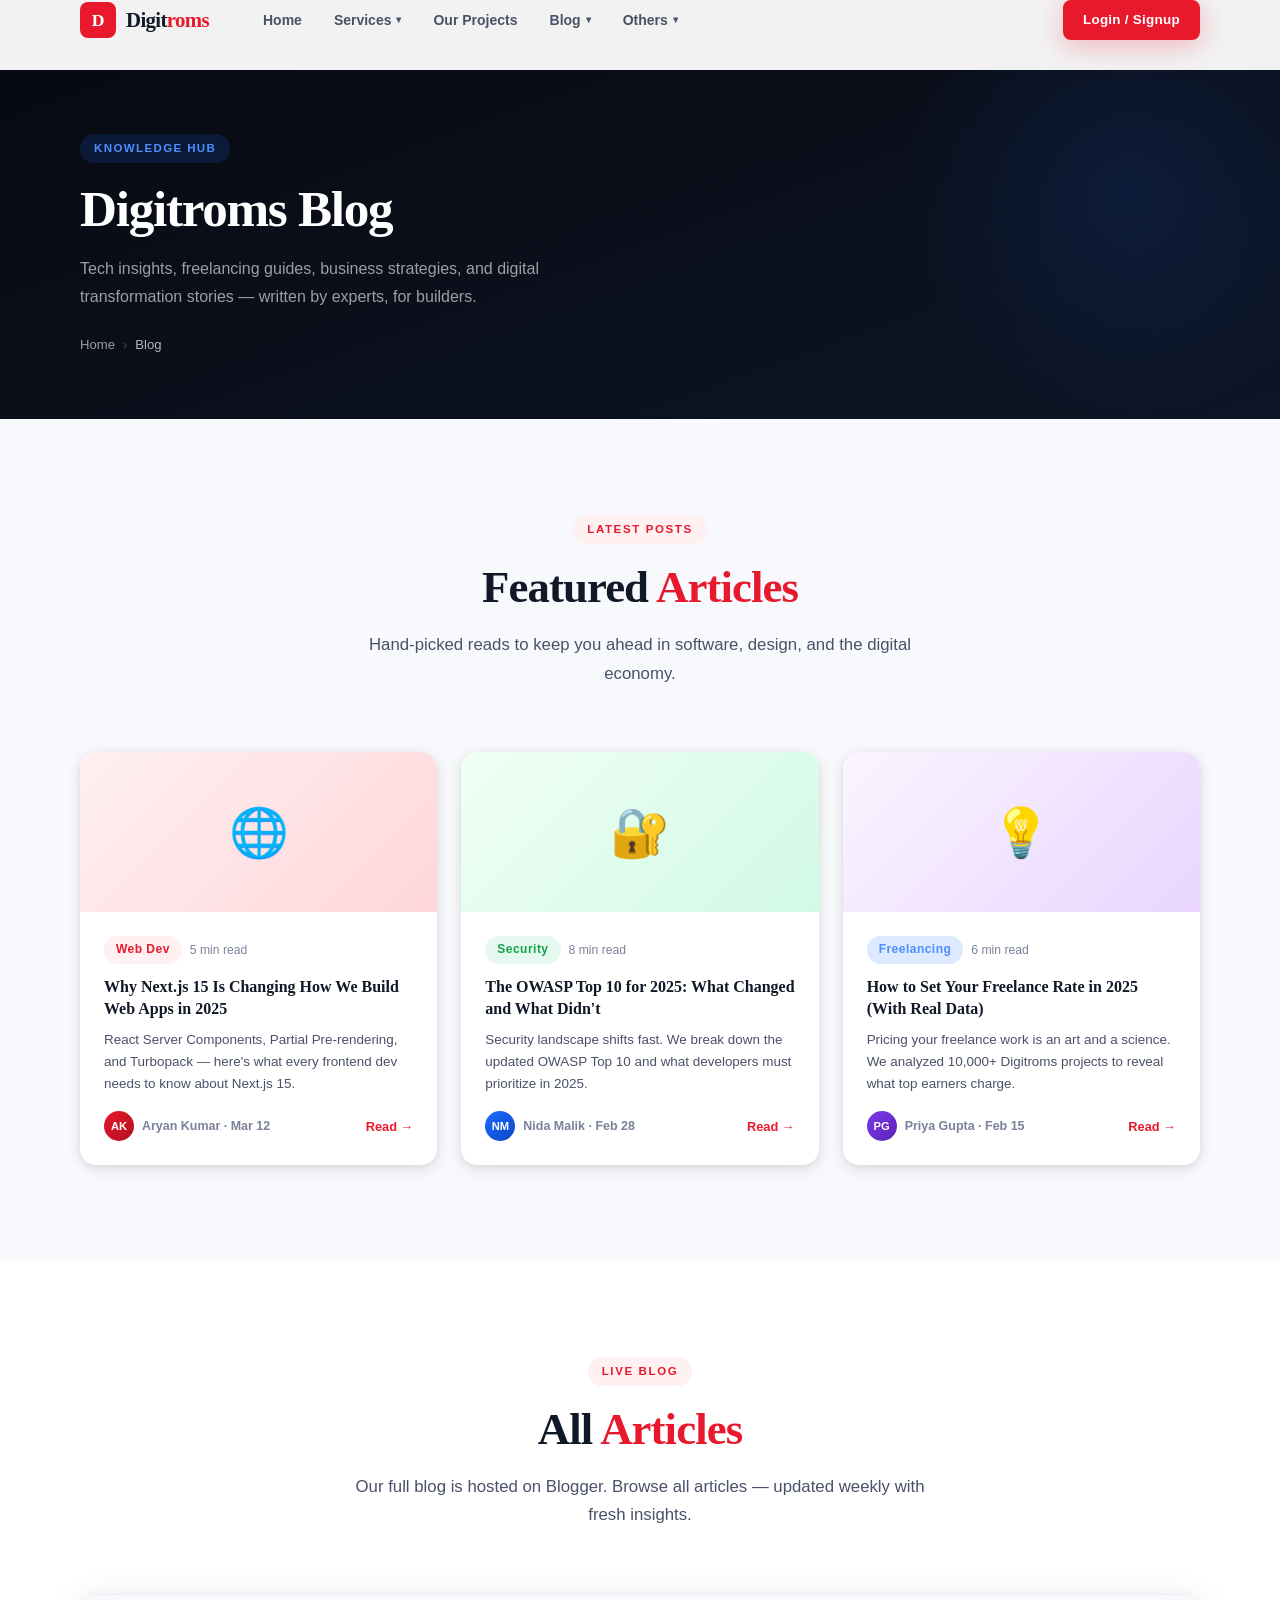
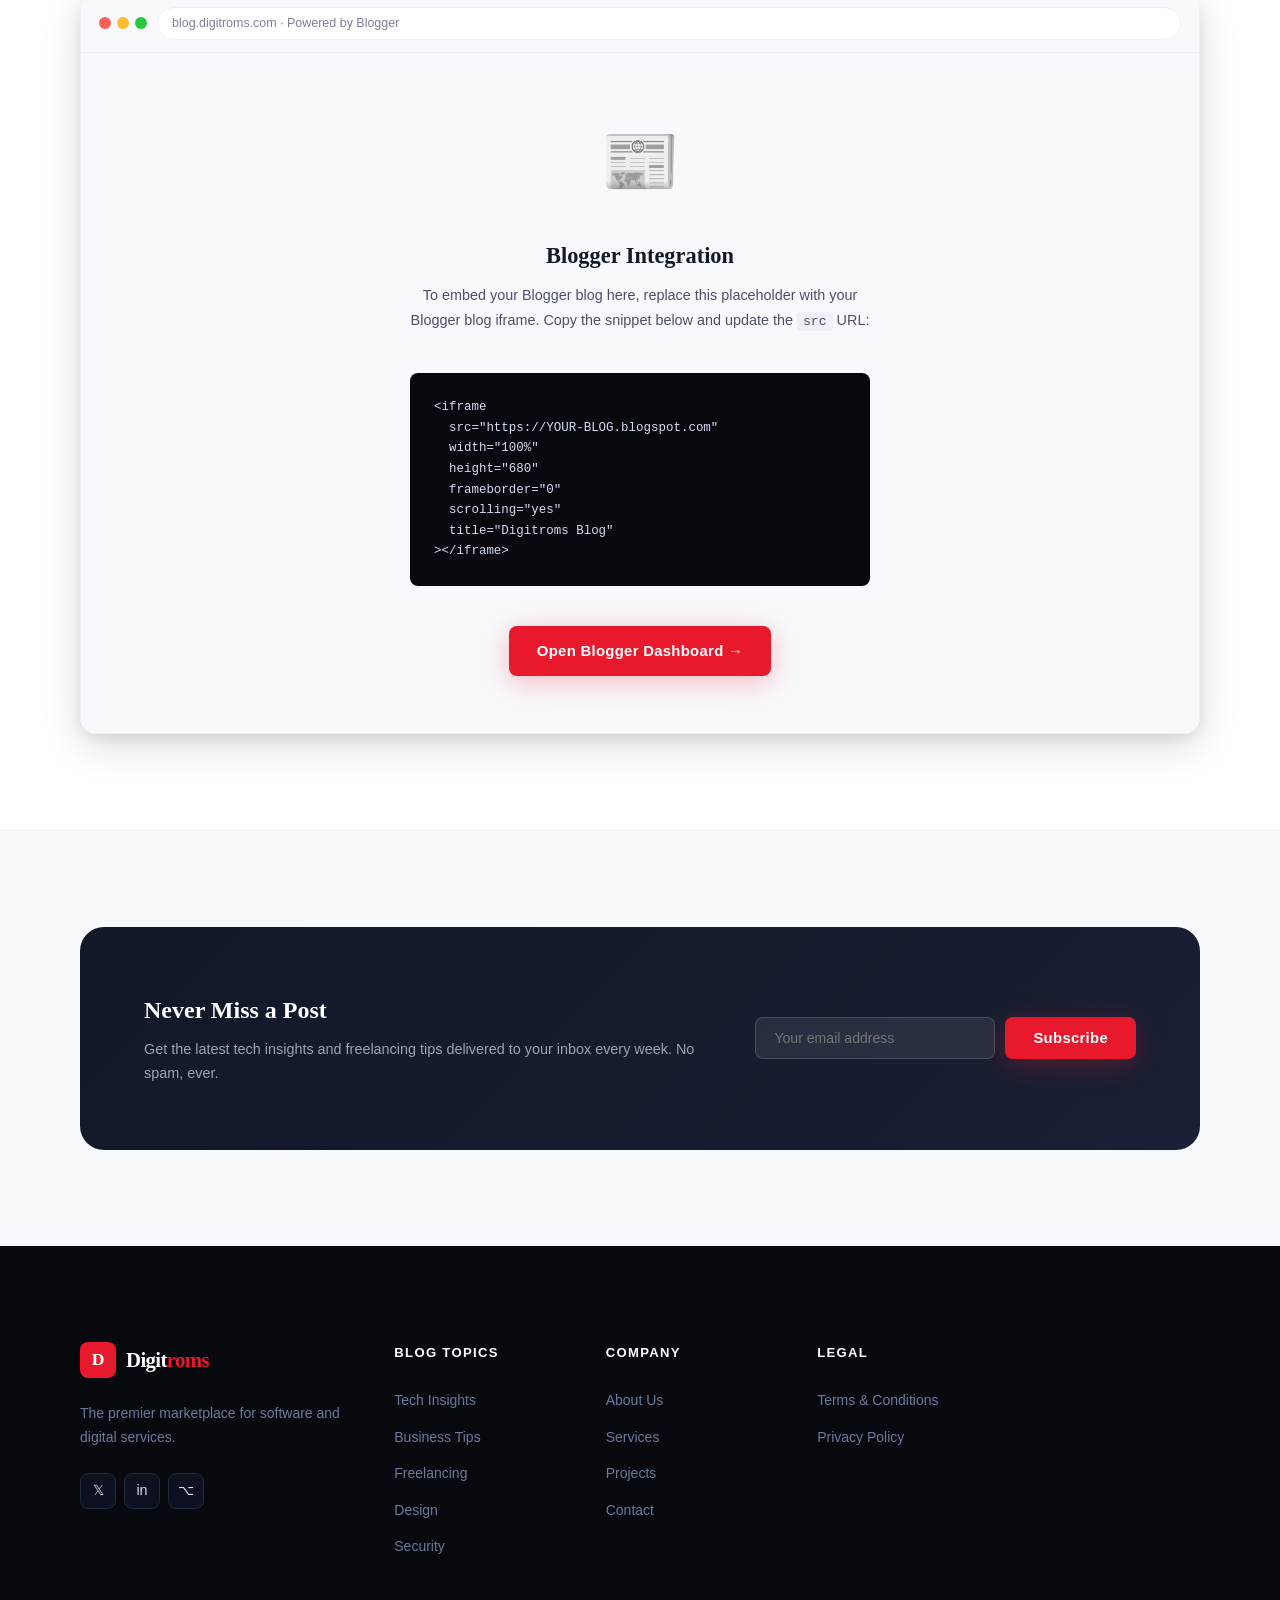
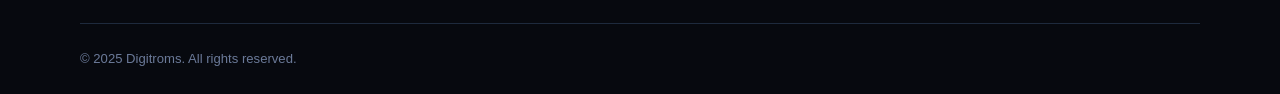
<file: blog.html>
<!DOCTYPE html>
<html lang="en">
<head>
  <meta charset="UTF-8" />
  <meta name="viewport" content="width=device-width, initial-scale=1.0" />
  <meta name="description" content="Digitroms Blog — Tech insights, business tips, freelancing guides, and digital transformation stories." />
  <title>Blog — Digitroms</title>
  <link rel="stylesheet" href="css/style.css" />
</head>
<body>

  <!-- NAVBAR -->
  <nav class="navbar" id="navbar">
    <div class="container">
      <div class="nav-inner">
        <a href="index.html" class="logo">
          <div class="logo-icon">D</div>
          <span class="logo-text">Digit<span>roms</span></span>
        </a>
        <ul class="nav-menu" id="navMenu">
          <li class="nav-item"><a href="index.html" class="nav-link" data-page="index.html">Home</a></li>
          <li class="nav-item has-dropdown">
            <a href="services.html" class="nav-link" data-page="services.html">Services <span class="caret">▾</span></a>
            <ul class="nav-dropdown">
              <li><a href="services.html#web"      class="dropdown-item"><span class="icon">🌐</span> Website Development</a></li>
              <li><a href="services.html#business" class="dropdown-item"><span class="icon">💼</span> Online Business Setup</a></li>
              <li><a href="services.html#security" class="dropdown-item"><span class="icon">🔐</span> Digital Security</a></li>
              <li><a href="services.html#software" class="dropdown-item"><span class="icon">⚙️</span> Software Services</a></li>
              <li><a href="services.html#uiux"     class="dropdown-item"><span class="icon">🎨</span> UI/UX Design</a></li>
            </ul>
          </li>
          <li class="nav-item"><a href="projects.html" class="nav-link" data-page="projects.html">Our Projects</a></li>
          <li class="nav-item has-dropdown">
            <a href="blog.html" class="nav-link active" data-page="blog.html">Blog <span class="caret">▾</span></a>
            <ul class="nav-dropdown">
              <li><a href="blog.html"         class="dropdown-item"><span class="icon">📝</span> All Articles</a></li>
              <li><a href="blog.html#tech"     class="dropdown-item"><span class="icon">💻</span> Tech Insights</a></li>
              <li><a href="blog.html#business" class="dropdown-item"><span class="icon">📈</span> Business Tips</a></li>
            </ul>
          </li>
          <li class="nav-item has-dropdown">
            <a href="#" class="nav-link">Others <span class="caret">▾</span></a>
            <ul class="nav-dropdown">
              <li><a href="about.html"   class="dropdown-item"><span class="icon">🏢</span> About Us</a></li>
              <li><a href="contact.html" class="dropdown-item"><span class="icon">📩</span> Contact Us</a></li>
              <li><a href="join.html"    class="dropdown-item"><span class="icon">🚀</span> Join Digitroms</a></li>
              <li><a href="terms.html"   class="dropdown-item"><span class="icon">📄</span> Terms & Conditions</a></li>
              <li><a href="privacy.html" class="dropdown-item"><span class="icon">🔒</span> Privacy Policy</a></li>
            </ul>
          </li>
          <li class="nav-item nav-actions" style="display:none;"><a href="login.html" class="btn btn--primary btn--sm">Login / Signup</a></li>
        </ul>
        <div class="nav-actions"><a href="login.html" class="btn btn--primary btn--sm">Login / Signup</a></div>
        <button class="hamburger" id="hamburger" aria-label="Toggle menu"><span></span><span></span><span></span></button>
      </div>
    </div>
  </nav>

  <!-- PAGE HEADER -->
  <div class="page-header">
    <div class="container">
      <div class="page-header-content">
        <div class="page-header-tag">Knowledge Hub</div>
        <h1 class="page-header-title">Digitroms Blog</h1>
        <p class="page-header-sub">Tech insights, freelancing guides, business strategies, and digital transformation stories — written by experts, for builders.</p>
        <nav class="breadcrumb">
          <a href="index.html">Home</a>
          <span class="sep">›</span>
          <span class="current">Blog</span>
        </nav>
      </div>
    </div>
  </div>

  <!-- FEATURED ARTICLES (static teaser cards) -->
  <section class="section" style="background:var(--off-white);">
    <div class="container">
      <div class="text-center" data-animate>
        <span class="section-tag section-tag--red">Latest Posts</span>
        <h2 class="section-title">Featured <span class="text-red">Articles</span></h2>
        <p class="section-sub section-sub--center">Hand-picked reads to keep you ahead in software, design, and the digital economy.</p>
      </div>
      <div style="display:grid;grid-template-columns:repeat(auto-fill,minmax(300px,1fr));gap:var(--space-lg);margin-top:var(--space-2xl);">

        <article class="card" style="padding:0;overflow:hidden;" data-animate data-delay="1">
          <div style="height:160px;background:linear-gradient(135deg,#FFF0F1,#FFD6DA);display:grid;place-items:center;font-size:3rem;">🌐</div>
          <div style="padding:var(--space-lg);">
            <div style="display:flex;gap:8px;margin-bottom:12px;">
              <span class="badge badge--red">Web Dev</span>
              <span style="font-size:.76rem;color:var(--text-muted);display:flex;align-items:center;">5 min read</span>
            </div>
            <h3 style="font-family:var(--font-display);font-size:1rem;font-weight:700;margin-bottom:8px;line-height:1.4;">Why Next.js 15 Is Changing How We Build Web Apps in 2025</h3>
            <p style="font-size:.84rem;color:var(--text-secondary);line-height:1.65;margin-bottom:var(--space-md);">React Server Components, Partial Pre-rendering, and Turbopack — here's what every frontend dev needs to know about Next.js 15.</p>
            <div style="display:flex;align-items:center;justify-content:space-between;">
              <div style="display:flex;align-items:center;gap:8px;">
                <div class="avatar avatar--red" style="width:30px;height:30px;font-size:.7rem;">AK</div>
                <span style="font-size:.78rem;font-weight:600;color:var(--text-muted);">Aryan Kumar · Mar 12</span>
              </div>
              <a href="blog.html" style="font-size:.8rem;font-weight:700;color:var(--red-primary);">Read →</a>
            </div>
          </div>
        </article>

        <article class="card" style="padding:0;overflow:hidden;" data-animate data-delay="2">
          <div style="height:160px;background:linear-gradient(135deg,#F0FFF4,#D1FAE5);display:grid;place-items:center;font-size:3rem;">🔐</div>
          <div style="padding:var(--space-lg);">
            <div style="display:flex;gap:8px;margin-bottom:12px;">
              <span class="badge badge--green">Security</span>
              <span style="font-size:.76rem;color:var(--text-muted);display:flex;align-items:center;">8 min read</span>
            </div>
            <h3 style="font-family:var(--font-display);font-size:1rem;font-weight:700;margin-bottom:8px;line-height:1.4;">The OWASP Top 10 for 2025: What Changed and What Didn't</h3>
            <p style="font-size:.84rem;color:var(--text-secondary);line-height:1.65;margin-bottom:var(--space-md);">Security landscape shifts fast. We break down the updated OWASP Top 10 and what developers must prioritize in 2025.</p>
            <div style="display:flex;align-items:center;justify-content:space-between;">
              <div style="display:flex;align-items:center;gap:8px;">
                <div class="avatar avatar--blue" style="width:30px;height:30px;font-size:.7rem;">NM</div>
                <span style="font-size:.78rem;font-weight:600;color:var(--text-muted);">Nida Malik · Feb 28</span>
              </div>
              <a href="blog.html" style="font-size:.8rem;font-weight:700;color:var(--red-primary);">Read →</a>
            </div>
          </div>
        </article>

        <article class="card" style="padding:0;overflow:hidden;" data-animate data-delay="3">
          <div style="height:160px;background:linear-gradient(135deg,#FAF5FF,#E9D5FF);display:grid;place-items:center;font-size:3rem;">💡</div>
          <div style="padding:var(--space-lg);">
            <div style="display:flex;gap:8px;margin-bottom:12px;">
              <span class="badge badge--blue">Freelancing</span>
              <span style="font-size:.76rem;color:var(--text-muted);display:flex;align-items:center;">6 min read</span>
            </div>
            <h3 style="font-family:var(--font-display);font-size:1rem;font-weight:700;margin-bottom:8px;line-height:1.4;">How to Set Your Freelance Rate in 2025 (With Real Data)</h3>
            <p style="font-size:.84rem;color:var(--text-secondary);line-height:1.65;margin-bottom:var(--space-md);">Pricing your freelance work is an art and a science. We analyzed 10,000+ Digitroms projects to reveal what top earners charge.</p>
            <div style="display:flex;align-items:center;justify-content:space-between;">
              <div style="display:flex;align-items:center;gap:8px;">
                <div class="avatar" style="width:30px;height:30px;font-size:.7rem;background:linear-gradient(135deg,#7C3AED,#5B21B6);">PG</div>
                <span style="font-size:.78rem;font-weight:600;color:var(--text-muted);">Priya Gupta · Feb 15</span>
              </div>
              <a href="blog.html" style="font-size:.8rem;font-weight:700;color:var(--red-primary);">Read →</a>
            </div>
          </div>
        </article>

      </div>
    </div>
  </section>

  <!-- BLOGGER IFRAME EMBED -->
  <section class="section blog-section" id="tech">
    <div class="container">
      <div class="text-center" data-animate>
        <span class="section-tag section-tag--red">Live Blog</span>
        <h2 class="section-title">All <span class="text-red">Articles</span></h2>
        <p class="section-sub section-sub--center">
          Our full blog is hosted on Blogger. Browse all articles — updated weekly with fresh insights.
        </p>
      </div>

      <div class="blog-iframe-wrap" data-animate>
        <div class="blog-iframe-header">
          <div class="browser-dots">
            <span class="browser-dot"></span>
            <span class="browser-dot"></span>
            <span class="browser-dot"></span>
          </div>
          <div class="browser-url">blog.digitroms.com · Powered by Blogger</div>
        </div>
        <!--
          ═══════════════════════════════════════════════════════
          BLOGGER INTEGRATION INSTRUCTIONS
          ───────────────────────────────────────────────────────
          Replace the src attribute below with your actual
          Blogger blog URL, e.g.:
            src="https://your-blog-name.blogspot.com"

          NOTE: Blogger may block iframe embedding for security.
          If so, use this alternative approach:
            1. Use Blogger's JSON/Atom feed API
            2. Fetch posts via JS and render natively
            3. OR redirect to your Blogger URL directly

          For a native redirect button, use:
            <a href="https://your-blog.blogspot.com" target="_blank">
              Open Full Blog
            </a>
          ═══════════════════════════════════════════════════════
        -->
        <div style="background:var(--off-white);height:680px;display:flex;flex-direction:column;align-items:center;justify-content:center;gap:var(--space-lg);text-align:center;padding:var(--space-2xl);">
          <div style="font-size:4rem;">📰</div>
          <div>
            <h3 style="font-family:var(--font-display);font-size:1.4rem;font-weight:700;margin-bottom:var(--space-sm);">Blogger Integration</h3>
            <p style="font-size:.9rem;color:var(--text-secondary);max-width:460px;line-height:1.7;margin-bottom:var(--space-xl);">
              To embed your Blogger blog here, replace this placeholder with your Blogger blog iframe. Copy the snippet below and update the <code style="background:var(--light-gray);padding:2px 6px;border-radius:4px;font-size:.82rem;">src</code> URL:
            </p>
            <pre style="background:var(--dark-bg);color:var(--dark-text);border-radius:var(--radius-md);padding:var(--space-lg);font-size:.78rem;text-align:left;overflow-x:auto;max-width:560px;margin:0 auto var(--space-xl);">&lt;iframe
  src="https://YOUR-BLOG.blogspot.com"
  width="100%"
  height="680"
  frameborder="0"
  scrolling="yes"
  title="Digitroms Blog"
&gt;&lt;/iframe&gt;</pre>
            <a href="https://www.blogger.com" target="_blank" rel="noopener" class="btn btn--primary">
              Open Blogger Dashboard →
            </a>
          </div>
        </div>

        <!-- Uncomment below and replace URL after Blogger setup:
        <iframe
          src="https://YOUR-BLOG.blogspot.com"
          width="100%"
          height="680"
          frameborder="0"
          scrolling="yes"
          title="Digitroms Blog — Powered by Blogger"
          loading="lazy"
        ></iframe>
        -->
      </div>
    </div>
  </section>

  <!-- NEWSLETTER CTA -->
  <section class="section" style="background:var(--off-white);border-top:1px solid var(--light-gray);" id="business">
    <div class="container">
      <div style="background:linear-gradient(135deg,var(--text-primary),#1a2035);border-radius:var(--radius-xl);padding:var(--space-2xl);display:grid;grid-template-columns:1fr auto;align-items:center;gap:var(--space-xl);flex-wrap:wrap;" data-animate>
        <div>
          <h3 style="font-family:var(--font-display);font-size:1.5rem;font-weight:700;color:var(--white);margin-bottom:8px;">Never Miss a Post</h3>
          <p style="font-size:.9rem;color:rgba(255,255,255,.6);line-height:1.65;">Get the latest tech insights and freelancing tips delivered to your inbox every week. No spam, ever.</p>
        </div>
        <form style="display:flex;gap:10px;flex-wrap:wrap;" onsubmit="event.preventDefault();this.innerHTML='<span style=\'color:#4ade80;font-weight:700;\'>✓ You\'re subscribed!</span>';">
          <input type="email" placeholder="Your email address" required style="padding:12px 18px;border:1px solid rgba(255,255,255,.15);border-radius:var(--radius-md);background:rgba(255,255,255,.08);color:var(--white);font-size:.88rem;min-width:240px;outline:none;" />
          <button type="submit" class="btn btn--primary">Subscribe</button>
        </form>
      </div>
    </div>
  </section>

  <!-- FOOTER -->
  <footer class="footer">
    <div class="container">
      <div class="footer-main">
        <div class="footer-brand">
          <a href="index.html" class="logo"><div class="logo-icon">D</div><span class="logo-text" style="color:var(--white);">Digit<span>roms</span></span></a>
          <p>The premier marketplace for software and digital services.</p>
          <div class="footer-social"><a href="#" class="social-link">𝕏</a><a href="#" class="social-link">in</a><a href="#" class="social-link">⌥</a></div>
        </div>
        <div class="footer-col"><h4>Blog Topics</h4><ul class="footer-links">
          <li><a href="blog.html#tech">Tech Insights</a></li><li><a href="blog.html#business">Business Tips</a></li>
          <li><a href="blog.html">Freelancing</a></li><li><a href="blog.html">Design</a></li><li><a href="blog.html">Security</a></li>
        </ul></div>
        <div class="footer-col"><h4>Company</h4><ul class="footer-links">
          <li><a href="about.html">About Us</a></li><li><a href="services.html">Services</a></li>
          <li><a href="projects.html">Projects</a></li><li><a href="contact.html">Contact</a></li>
        </ul></div>
        <div class="footer-col"><h4>Legal</h4><ul class="footer-links">
          <li><a href="terms.html">Terms & Conditions</a></li><li><a href="privacy.html">Privacy Policy</a></li>
        </ul></div>
      </div>
      <div class="footer-bottom"><span>© 2025 Digitroms. All rights reserved.</span></div>
    </div>
  </footer>

  <button id="backToTop" aria-label="Back to top" style="position:fixed;bottom:24px;right:24px;width:44px;height:44px;border-radius:50%;background:var(--red-primary);color:#fff;border:none;cursor:pointer;font-size:1.1rem;display:grid;place-items:center;box-shadow:var(--shadow-red);opacity:0;transition:opacity 0.3s;z-index:900;">↑</button>
  <script src="js/script.js"></script>
</body>
</html>
</file>
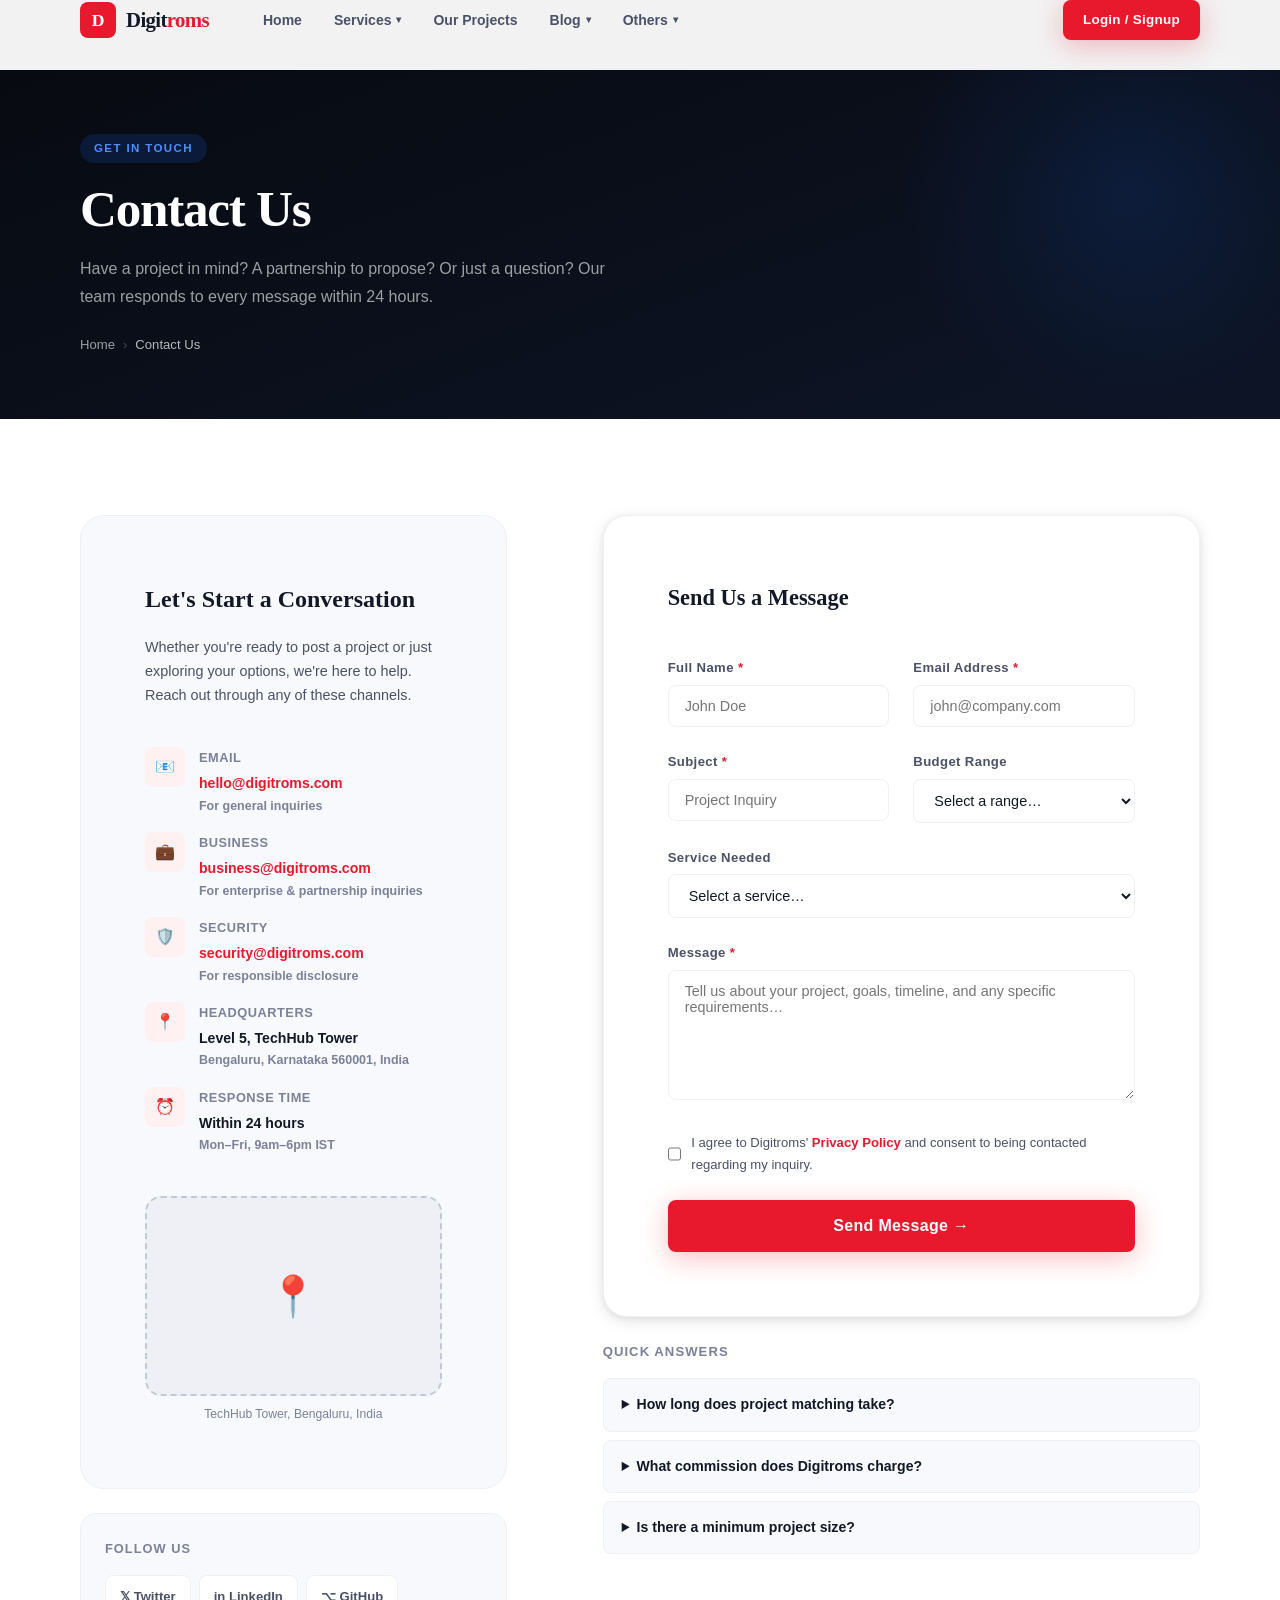
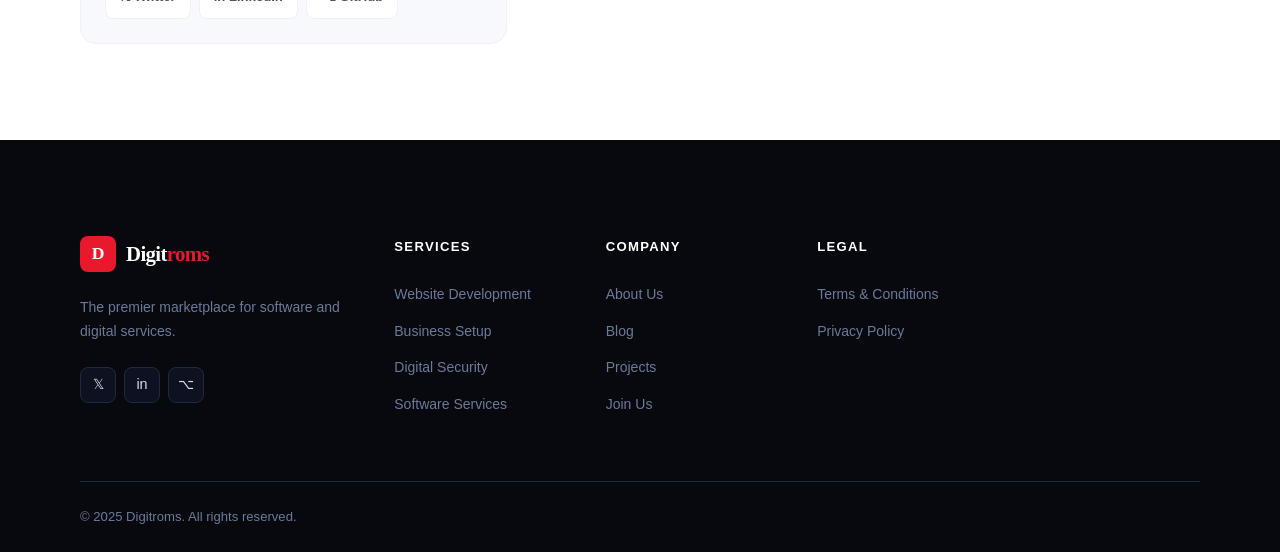
<file: contact.html>
<!DOCTYPE html>
<html lang="en">
<head>
  <meta charset="UTF-8" />
  <meta name="viewport" content="width=device-width, initial-scale=1.0" />
  <meta name="description" content="Contact Digitroms — Reach our team for project inquiries, freelancer support, or partnership opportunities." />
  <title>Contact Us — Digitroms</title>
  <link rel="stylesheet" href="css/style.css" />
</head>
<body>

  <!-- NAVBAR -->
  <nav class="navbar" id="navbar">
    <div class="container">
      <div class="nav-inner">
        <a href="index.html" class="logo">
          <div class="logo-icon">D</div>
          <span class="logo-text">Digit<span>roms</span></span>
        </a>
        <ul class="nav-menu" id="navMenu">
          <li class="nav-item"><a href="index.html" class="nav-link" data-page="index.html">Home</a></li>
          <li class="nav-item has-dropdown">
            <a href="services.html" class="nav-link" data-page="services.html">Services <span class="caret">▾</span></a>
            <ul class="nav-dropdown">
              <li><a href="services.html#web"      class="dropdown-item"><span class="icon">🌐</span> Website Development</a></li>
              <li><a href="services.html#business" class="dropdown-item"><span class="icon">💼</span> Online Business Setup</a></li>
              <li><a href="services.html#security" class="dropdown-item"><span class="icon">🔐</span> Digital Security</a></li>
              <li><a href="services.html#software" class="dropdown-item"><span class="icon">⚙️</span> Software Services</a></li>
              <li><a href="services.html#uiux"     class="dropdown-item"><span class="icon">🎨</span> UI/UX Design</a></li>
            </ul>
          </li>
          <li class="nav-item"><a href="projects.html" class="nav-link" data-page="projects.html">Our Projects</a></li>
          <li class="nav-item has-dropdown">
            <a href="blog.html" class="nav-link" data-page="blog.html">Blog <span class="caret">▾</span></a>
            <ul class="nav-dropdown"><li><a href="blog.html" class="dropdown-item"><span class="icon">📝</span> All Articles</a></li></ul>
          </li>
          <li class="nav-item has-dropdown">
            <a href="#" class="nav-link">Others <span class="caret">▾</span></a>
            <ul class="nav-dropdown">
              <li><a href="about.html"   class="dropdown-item"><span class="icon">🏢</span> About Us</a></li>
              <li><a href="contact.html" class="dropdown-item"><span class="icon">📩</span> Contact Us</a></li>
              <li><a href="join.html"    class="dropdown-item"><span class="icon">🚀</span> Join Digitroms</a></li>
              <li><a href="terms.html"   class="dropdown-item"><span class="icon">📄</span> Terms & Conditions</a></li>
              <li><a href="privacy.html" class="dropdown-item"><span class="icon">🔒</span> Privacy Policy</a></li>
            </ul>
          </li>
          <li class="nav-item nav-actions" style="display:none;"><a href="login.html" class="btn btn--primary btn--sm">Login / Signup</a></li>
        </ul>
        <div class="nav-actions"><a href="login.html" class="btn btn--primary btn--sm">Login / Signup</a></div>
        <button class="hamburger" id="hamburger" aria-label="Toggle menu"><span></span><span></span><span></span></button>
      </div>
    </div>
  </nav>

  <!-- PAGE HEADER -->
  <div class="page-header">
    <div class="container">
      <div class="page-header-content">
        <div class="page-header-tag">Get in Touch</div>
        <h1 class="page-header-title">Contact Us</h1>
        <p class="page-header-sub">Have a project in mind? A partnership to propose? Or just a question? Our team responds to every message within 24 hours.</p>
        <nav class="breadcrumb">
          <a href="index.html">Home</a>
          <span class="sep">›</span>
          <span class="current">Contact Us</span>
        </nav>
      </div>
    </div>
  </div>

  <!-- CONTACT SECTION -->
  <section class="section">
    <div class="container">
      <div class="contact-layout">

        <!-- Info Side -->
        <div data-animate>
          <div class="contact-info-card">
            <h2>Let's Start a Conversation</h2>
            <p class="sub">Whether you're ready to post a project or just exploring your options, we're here to help. Reach out through any of these channels.</p>

            <div class="contact-details">
              <div class="contact-detail">
                <div class="contact-detail-icon">📧</div>
                <div>
                  <h4>Email</h4>
                  <p><a href="mailto:hello@digitroms.com">hello@digitroms.com</a></p>
                  <p style="font-size:.78rem;color:var(--text-muted);">For general inquiries</p>
                </div>
              </div>
              <div class="contact-detail">
                <div class="contact-detail-icon">💼</div>
                <div>
                  <h4>Business</h4>
                  <p><a href="mailto:business@digitroms.com">business@digitroms.com</a></p>
                  <p style="font-size:.78rem;color:var(--text-muted);">For enterprise & partnership inquiries</p>
                </div>
              </div>
              <div class="contact-detail">
                <div class="contact-detail-icon">🛡️</div>
                <div>
                  <h4>Security</h4>
                  <p><a href="mailto:security@digitroms.com">security@digitroms.com</a></p>
                  <p style="font-size:.78rem;color:var(--text-muted);">For responsible disclosure</p>
                </div>
              </div>
              <div class="contact-detail">
                <div class="contact-detail-icon">📍</div>
                <div>
                  <h4>Headquarters</h4>
                  <p>Level 5, TechHub Tower</p>
                  <p style="font-size:.78rem;color:var(--text-muted);">Bengaluru, Karnataka 560001, India</p>
                </div>
              </div>
              <div class="contact-detail">
                <div class="contact-detail-icon">⏰</div>
                <div>
                  <h4>Response Time</h4>
                  <p>Within 24 hours</p>
                  <p style="font-size:.78rem;color:var(--text-muted);">Mon–Fri, 9am–6pm IST</p>
                </div>
              </div>
            </div>

            <!-- Map Placeholder -->
            <div class="map-placeholder" aria-label="Office location map placeholder">
              📍
            </div>
            <p style="font-size:.76rem;color:var(--text-muted);margin-top:8px;text-align:center;">TechHub Tower, Bengaluru, India</p>
          </div>

          <!-- Social Links -->
          <div style="margin-top:var(--space-lg);padding:var(--space-lg);background:var(--off-white);border:1px solid var(--light-gray);border-radius:var(--radius-lg);">
            <p style="font-size:.8rem;font-weight:700;letter-spacing:.08em;text-transform:uppercase;color:var(--text-muted);margin-bottom:var(--space-md);">Follow Us</p>
            <div style="display:flex;gap:var(--space-sm);">
              <a href="#" style="display:flex;align-items:center;gap:8px;padding:10px 14px;background:var(--white);border:1px solid var(--light-gray);border-radius:var(--radius-md);font-size:.82rem;font-weight:700;color:var(--text-secondary);transition:all .2s;" onmouseover="this.style.borderColor='var(--red-primary)';this.style.color='var(--red-primary)'" onmouseout="this.style.borderColor='var(--light-gray)';this.style.color='var(--text-secondary)'">𝕏 Twitter</a>
              <a href="#" style="display:flex;align-items:center;gap:8px;padding:10px 14px;background:var(--white);border:1px solid var(--light-gray);border-radius:var(--radius-md);font-size:.82rem;font-weight:700;color:var(--text-secondary);transition:all .2s;" onmouseover="this.style.borderColor='var(--red-primary)';this.style.color='var(--red-primary)'" onmouseout="this.style.borderColor='var(--light-gray)';this.style.color='var(--text-secondary)'">in LinkedIn</a>
              <a href="#" style="display:flex;align-items:center;gap:8px;padding:10px 14px;background:var(--white);border:1px solid var(--light-gray);border-radius:var(--radius-md);font-size:.82rem;font-weight:700;color:var(--text-secondary);transition:all .2s;" onmouseover="this.style.borderColor='var(--red-primary)';this.style.color='var(--red-primary)'" onmouseout="this.style.borderColor='var(--light-gray)';this.style.color='var(--text-secondary)'">⌥ GitHub</a>
            </div>
          </div>
        </div>

        <!-- Form Side -->
        <div data-animate>
          <div class="contact-form">
            <h2>Send Us a Message</h2>
            <form id="contactForm" novalidate>
              <div class="form-row">
                <div class="form-group">
                  <label class="form-label" for="contactName">Full Name <span class="req">*</span></label>
                  <input class="form-control" type="text" id="contactName" name="name" placeholder="John Doe" autocomplete="name" />
                  <span class="form-error" role="alert"></span>
                </div>
                <div class="form-group">
                  <label class="form-label" for="contactEmail">Email Address <span class="req">*</span></label>
                  <input class="form-control" type="email" id="contactEmail" name="email" placeholder="john@company.com" autocomplete="email" />
                  <span class="form-error" role="alert"></span>
                </div>
              </div>

              <div class="form-row">
                <div class="form-group">
                  <label class="form-label" for="contactSubject">Subject <span class="req">*</span></label>
                  <input class="form-control" type="text" id="contactSubject" name="subject" placeholder="Project Inquiry" />
                  <span class="form-error" role="alert"></span>
                </div>
                <div class="form-group">
                  <label class="form-label" for="contactBudget">Budget Range</label>
                  <select class="form-control" id="contactBudget" name="budget">
                    <option value="">Select a range…</option>
                    <option value="under-500">Under $500</option>
                    <option value="500-2000">$500 – $2,000</option>
                    <option value="2000-5000">$2,000 – $5,000</option>
                    <option value="5000-15000">$5,000 – $15,000</option>
                    <option value="over-15000">$15,000+</option>
                  </select>
                </div>
              </div>

              <div class="form-group">
                <label class="form-label" for="contactService">Service Needed</label>
                <select class="form-control" id="contactService" name="service">
                  <option value="">Select a service…</option>
                  <option value="web">Website Development</option>
                  <option value="business">Online Business Setup</option>
                  <option value="security">Digital Security</option>
                  <option value="software">Software Services</option>
                  <option value="uiux">UI/UX Design</option>
                  <option value="other">Other / Not Sure Yet</option>
                </select>
              </div>

              <div class="form-group">
                <label class="form-label" for="contactMessage">Message <span class="req">*</span></label>
                <textarea class="form-control" id="contactMessage" name="message" rows="6" placeholder="Tell us about your project, goals, timeline, and any specific requirements…"></textarea>
                <span class="form-error" role="alert"></span>
              </div>

              <div style="display:flex;align-items:center;gap:10px;margin-bottom:var(--space-lg);">
                <input type="checkbox" id="contactConsent" style="accent-color:var(--red-primary);width:16px;height:16px;" />
                <label for="contactConsent" style="font-size:.82rem;color:var(--text-secondary);">
                  I agree to Digitroms' <a href="privacy.html" style="color:var(--red-primary);font-weight:600;">Privacy Policy</a> and consent to being contacted regarding my inquiry.
                </label>
              </div>

              <button type="submit" class="btn btn--primary btn--full btn--lg">
                Send Message →
              </button>

              <div class="form-success" role="alert">
                <span>✅</span>
                Message sent! We'll get back to you within 24 hours. Check your inbox for a confirmation.
              </div>
            </form>
          </div>

          <!-- FAQ Quick Answers -->
          <div style="margin-top:var(--space-lg);">
            <p style="font-size:.82rem;font-weight:700;letter-spacing:.08em;text-transform:uppercase;color:var(--text-muted);margin-bottom:var(--space-md);">Quick Answers</p>
            <div style="display:flex;flex-direction:column;gap:var(--space-sm);">
              <details style="background:var(--off-white);border:1px solid var(--light-gray);border-radius:var(--radius-md);padding:14px 18px;">
                <summary style="font-size:.88rem;font-weight:700;cursor:pointer;color:var(--text-primary);">How long does project matching take?</summary>
                <p style="font-size:.84rem;color:var(--text-secondary);margin-top:10px;line-height:1.65;">Most clients receive their first freelancer proposals within 6–24 hours of posting a project.</p>
              </details>
              <details style="background:var(--off-white);border:1px solid var(--light-gray);border-radius:var(--radius-md);padding:14px 18px;">
                <summary style="font-size:.88rem;font-weight:700;cursor:pointer;color:var(--text-primary);">What commission does Digitroms charge?</summary>
                <p style="font-size:.84rem;color:var(--text-secondary);margin-top:10px;line-height:1.65;">We charge a flat 12% platform fee on project value — no hidden charges, subscription fees, or listing costs.</p>
              </details>
              <details style="background:var(--off-white);border:1px solid var(--light-gray);border-radius:var(--radius-md);padding:14px 18px;">
                <summary style="font-size:.88rem;font-weight:700;cursor:pointer;color:var(--text-primary);">Is there a minimum project size?</summary>
                <p style="font-size:.84rem;color:var(--text-secondary);margin-top:10px;line-height:1.65;">Our minimum project value is $100. There's no upper limit — we regularly facilitate projects exceeding $100,000.</p>
              </details>
            </div>
          </div>
        </div>
      </div>
    </div>
  </section>

  <!-- FOOTER -->
  <footer class="footer">
    <div class="container">
      <div class="footer-main">
        <div class="footer-brand">
          <a href="index.html" class="logo"><div class="logo-icon">D</div><span class="logo-text" style="color:var(--white);">Digit<span>roms</span></span></a>
          <p>The premier marketplace for software and digital services.</p>
          <div class="footer-social"><a href="#" class="social-link">𝕏</a><a href="#" class="social-link">in</a><a href="#" class="social-link">⌥</a></div>
        </div>
        <div class="footer-col"><h4>Services</h4><ul class="footer-links">
          <li><a href="services.html#web">Website Development</a></li><li><a href="services.html#business">Business Setup</a></li>
          <li><a href="services.html#security">Digital Security</a></li><li><a href="services.html#software">Software Services</a></li>
        </ul></div>
        <div class="footer-col"><h4>Company</h4><ul class="footer-links">
          <li><a href="about.html">About Us</a></li><li><a href="blog.html">Blog</a></li>
          <li><a href="projects.html">Projects</a></li><li><a href="join.html">Join Us</a></li>
        </ul></div>
        <div class="footer-col"><h4>Legal</h4><ul class="footer-links">
          <li><a href="terms.html">Terms & Conditions</a></li><li><a href="privacy.html">Privacy Policy</a></li>
        </ul></div>
      </div>
      <div class="footer-bottom"><span>© 2025 Digitroms. All rights reserved.</span></div>
    </div>
  </footer>

  <button id="backToTop" aria-label="Back to top" style="position:fixed;bottom:24px;right:24px;width:44px;height:44px;border-radius:50%;background:var(--red-primary);color:#fff;border:none;cursor:pointer;font-size:1.1rem;display:grid;place-items:center;box-shadow:var(--shadow-red);opacity:0;transition:opacity 0.3s;z-index:900;">↑</button>
  <script src="js/script.js"></script>
</body>
</html>
</file>
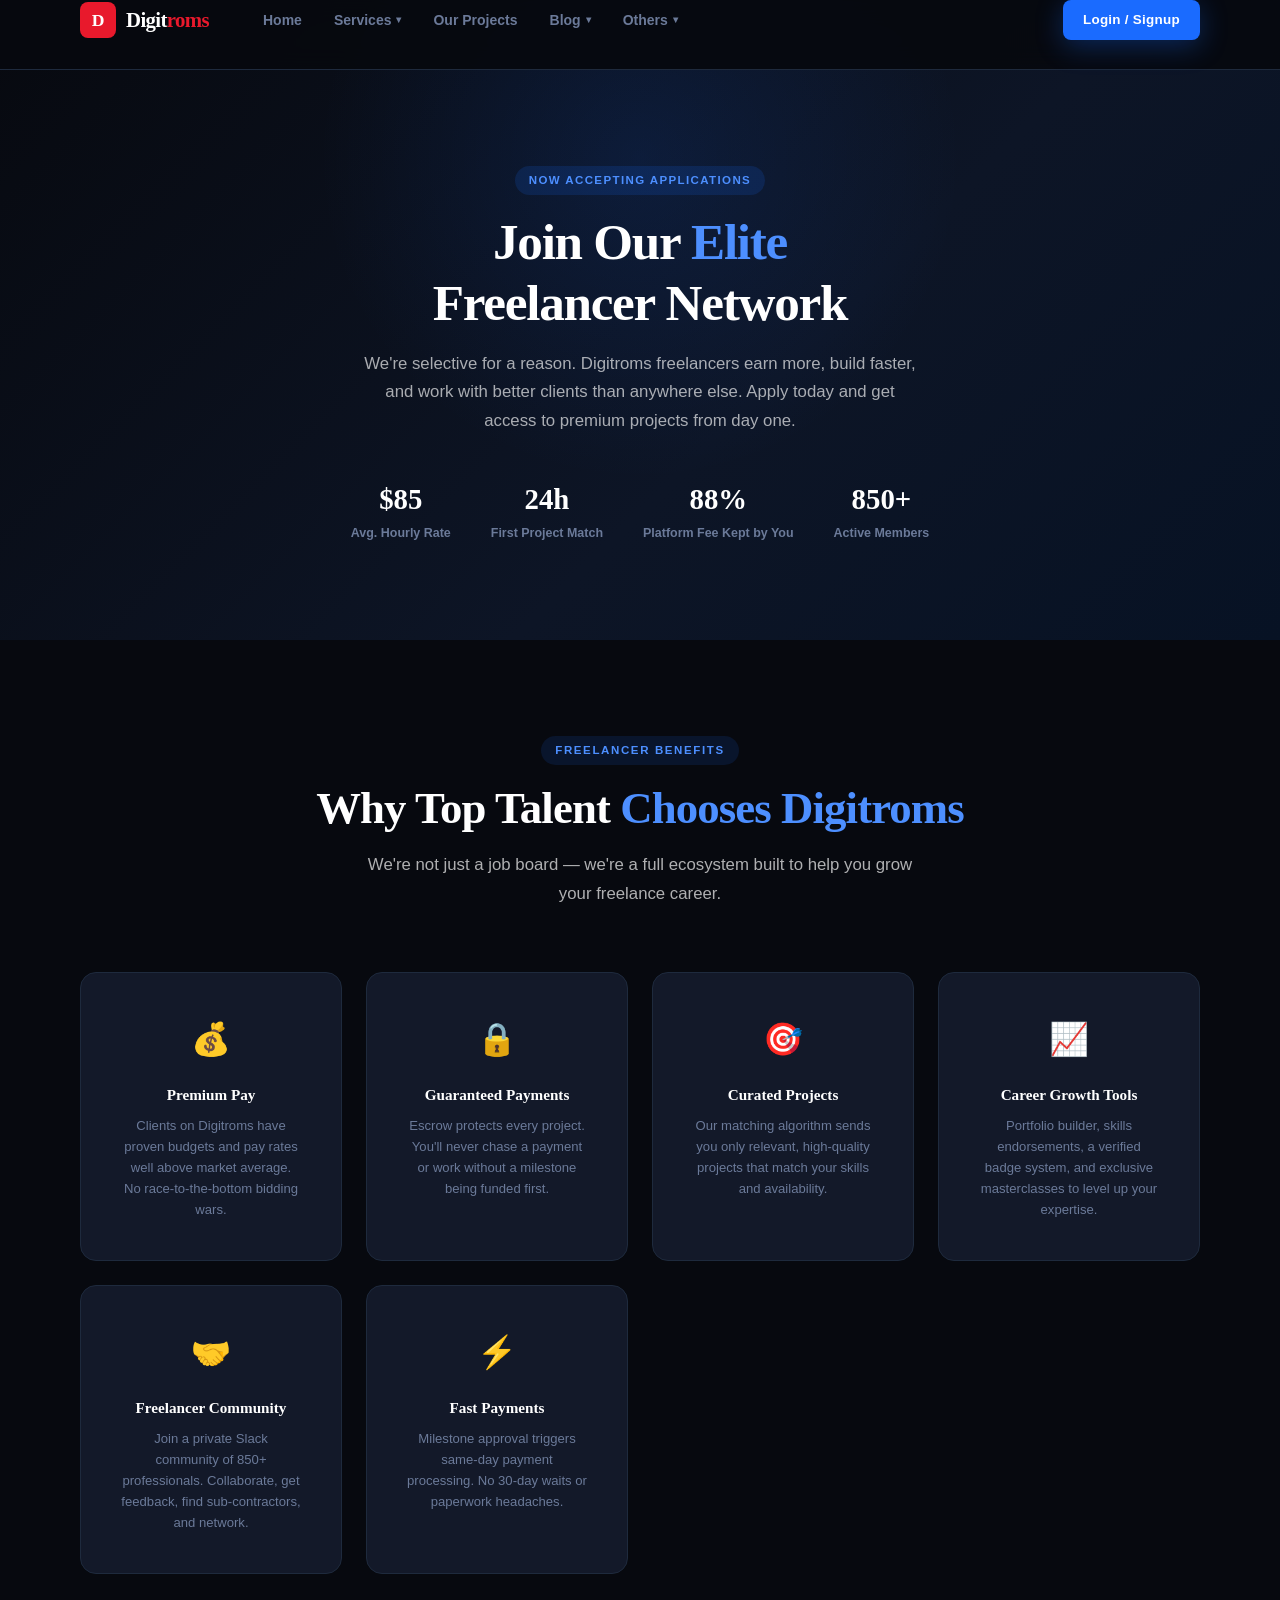
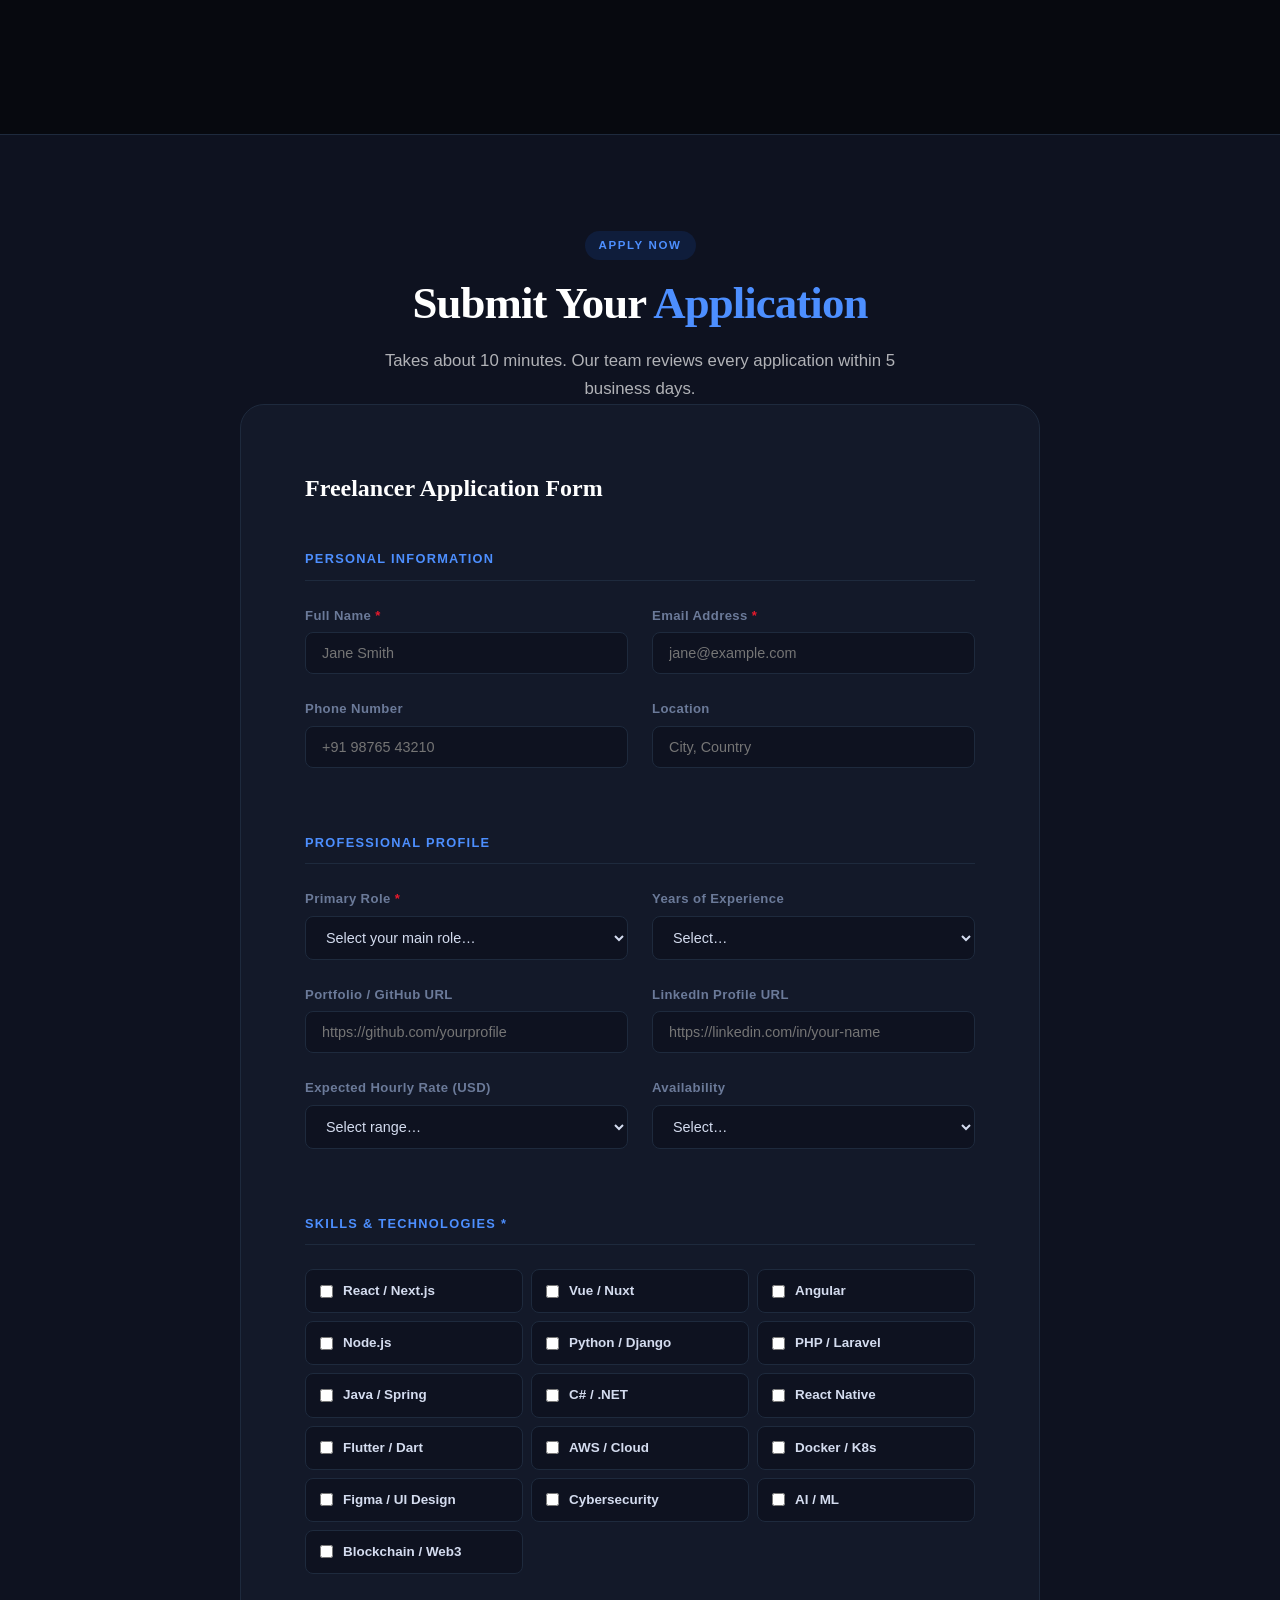
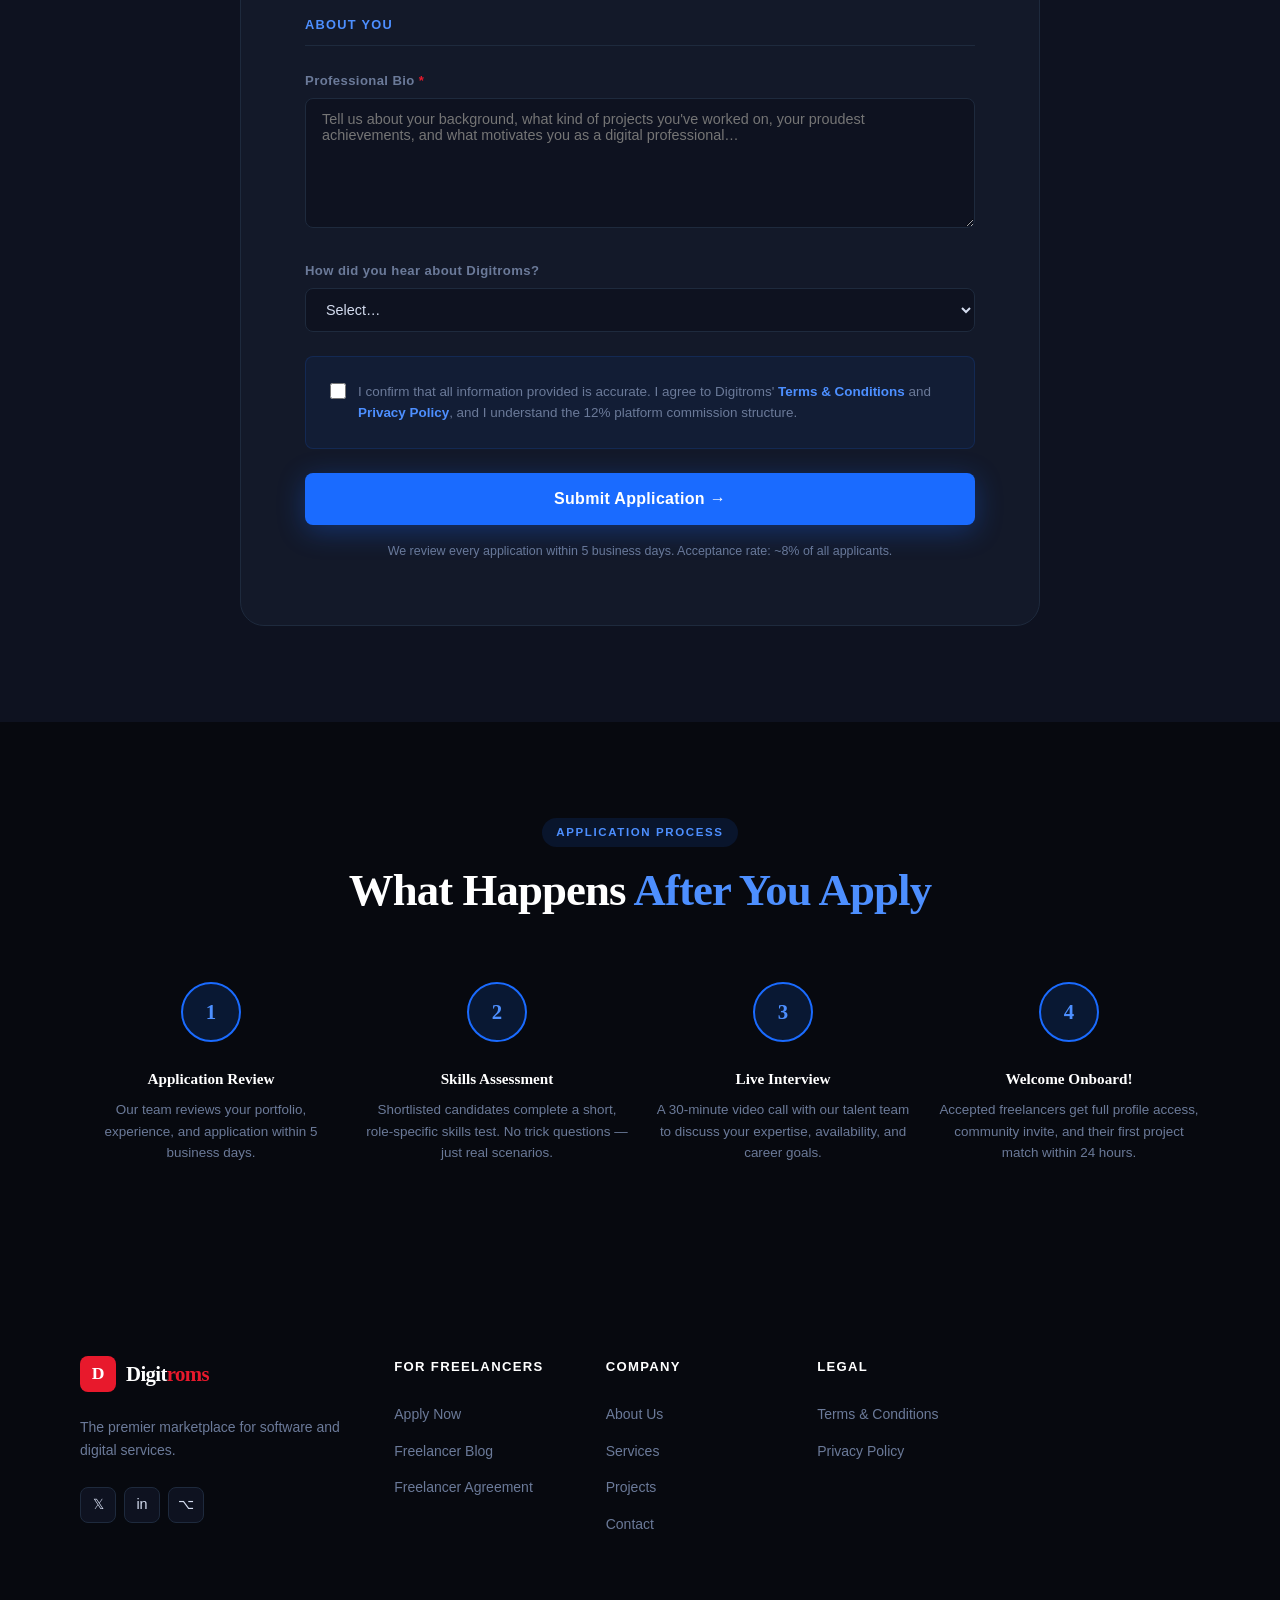
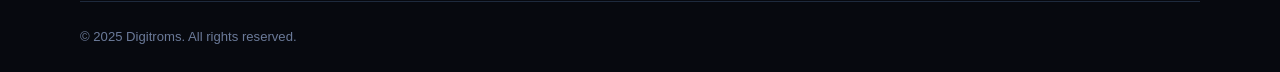
<file: join.html>
<!DOCTYPE html>
<html lang="en">
<head>
  <meta charset="UTF-8" />
  <meta name="viewport" content="width=device-width, initial-scale=1.0" />
  <meta name="description" content="Join Digitroms as a freelancer — Apply to become part of our elite network of software developers, designers, and digital specialists." />
  <title>Join Digitroms — Apply as a Freelancer</title>
  <link rel="stylesheet" href="css/style.css" />
  <style>
    body { background: var(--dark-bg); }
    .navbar { background: rgba(7,9,15,.92); border-bottom-color: var(--dark-border); }
    .navbar .nav-link { color: var(--dark-muted); }
    .navbar .nav-link:hover, .navbar .nav-link.active { color: var(--blue-light); background: rgba(26,107,255,.1); }
    .navbar .logo-text { color: var(--white); }
    .navbar .nav-dropdown { background: var(--dark-surface); border-color: var(--dark-border); }
    .navbar .dropdown-item { color: var(--dark-muted); }
    .navbar .dropdown-item:hover { background: var(--dark-card); color: var(--blue-light); }
    .hamburger span { background: var(--dark-text); }
    .nav-menu.mobile-open { background: var(--dark-surface); border-top-color: var(--dark-border); }
  </style>
</head>
<body>

  <!-- NAVBAR -->
  <nav class="navbar" id="navbar">
    <div class="container">
      <div class="nav-inner">
        <a href="index.html" class="logo">
          <div class="logo-icon">D</div>
          <span class="logo-text">Digit<span>roms</span></span>
        </a>
        <ul class="nav-menu" id="navMenu">
          <li class="nav-item"><a href="index.html" class="nav-link" data-page="index.html">Home</a></li>
          <li class="nav-item has-dropdown">
            <a href="services.html" class="nav-link" data-page="services.html">Services <span class="caret">▾</span></a>
            <ul class="nav-dropdown">
              <li><a href="services.html#web"      class="dropdown-item"><span class="icon">🌐</span> Website Development</a></li>
              <li><a href="services.html#business" class="dropdown-item"><span class="icon">💼</span> Online Business Setup</a></li>
              <li><a href="services.html#security" class="dropdown-item"><span class="icon">🔐</span> Digital Security</a></li>
              <li><a href="services.html#software" class="dropdown-item"><span class="icon">⚙️</span> Software Services</a></li>
              <li><a href="services.html#uiux"     class="dropdown-item"><span class="icon">🎨</span> UI/UX Design</a></li>
            </ul>
          </li>
          <li class="nav-item"><a href="projects.html" class="nav-link" data-page="projects.html">Our Projects</a></li>
          <li class="nav-item has-dropdown">
            <a href="blog.html" class="nav-link" data-page="blog.html">Blog <span class="caret">▾</span></a>
            <ul class="nav-dropdown"><li><a href="blog.html" class="dropdown-item"><span class="icon">📝</span> All Articles</a></li></ul>
          </li>
          <li class="nav-item has-dropdown">
            <a href="#" class="nav-link">Others <span class="caret">▾</span></a>
            <ul class="nav-dropdown">
              <li><a href="about.html"   class="dropdown-item"><span class="icon">🏢</span> About Us</a></li>
              <li><a href="contact.html" class="dropdown-item"><span class="icon">📩</span> Contact Us</a></li>
              <li><a href="join.html"    class="dropdown-item"><span class="icon">🚀</span> Join Digitroms</a></li>
              <li><a href="terms.html"   class="dropdown-item"><span class="icon">📄</span> Terms & Conditions</a></li>
              <li><a href="privacy.html" class="dropdown-item"><span class="icon">🔒</span> Privacy Policy</a></li>
            </ul>
          </li>
          <li class="nav-item nav-actions" style="display:none;"><a href="login.html" class="btn btn--blue btn--sm">Login / Signup</a></li>
        </ul>
        <div class="nav-actions"><a href="login.html" class="btn btn--blue btn--sm">Login / Signup</a></div>
        <button class="hamburger" id="hamburger" aria-label="Toggle menu"><span></span><span></span><span></span></button>
      </div>
    </div>
  </nav>

  <!-- HERO -->
  <div class="join-hero">
    <div class="container" style="position:relative;z-index:1;">
      <div style="display:inline-block;padding:5px 14px;border-radius:999px;background:rgba(26,107,255,.15);color:var(--blue-light);font-size:.72rem;font-weight:700;letter-spacing:.12em;text-transform:uppercase;margin-bottom:var(--space-md);">
        Now Accepting Applications
      </div>
      <h1>Join Our <em>Elite</em><br>Freelancer Network</h1>
      <p>We're selective for a reason. Digitroms freelancers earn more, build faster, and work with better clients than anywhere else. Apply today and get access to premium projects from day one.</p>
      <div style="display:flex;justify-content:center;gap:var(--space-xl);flex-wrap:wrap;position:relative;z-index:1;">
        <div style="text-align:center;">
          <div style="font-family:var(--font-display);font-size:1.8rem;font-weight:700;color:var(--white);">$85</div>
          <div style="font-size:.78rem;color:var(--dark-muted);font-weight:600;">Avg. Hourly Rate</div>
        </div>
        <div style="text-align:center;">
          <div style="font-family:var(--font-display);font-size:1.8rem;font-weight:700;color:var(--white);">24h</div>
          <div style="font-size:.78rem;color:var(--dark-muted);font-weight:600;">First Project Match</div>
        </div>
        <div style="text-align:center;">
          <div style="font-family:var(--font-display);font-size:1.8rem;font-weight:700;color:var(--white);">88%</div>
          <div style="font-size:.78rem;color:var(--dark-muted);font-weight:600;">Platform Fee Kept by You</div>
        </div>
        <div style="text-align:center;">
          <div style="font-family:var(--font-display);font-size:1.8rem;font-weight:700;color:var(--white);">850+</div>
          <div style="font-size:.78rem;color:var(--dark-muted);font-weight:600;">Active Members</div>
        </div>
      </div>
    </div>
  </div>

  <!-- PERKS -->
  <section class="section" style="background:var(--dark-bg);">
    <div class="container">
      <div class="text-center" data-animate>
        <span class="section-tag section-tag--blue">Freelancer Benefits</span>
        <h2 class="section-title section-title--white">Why Top Talent <span style="color:var(--blue-light);">Chooses Digitroms</span></h2>
        <p class="section-sub section-sub--center section-sub--white">We're not just a job board — we're a full ecosystem built to help you grow your freelance career.</p>
      </div>
      <div class="perks-grid">
        <div class="perk-card" data-animate data-delay="1">
          <div class="perk-icon">💰</div>
          <h3>Premium Pay</h3>
          <p>Clients on Digitroms have proven budgets and pay rates well above market average. No race-to-the-bottom bidding wars.</p>
        </div>
        <div class="perk-card" data-animate data-delay="2">
          <div class="perk-icon">🔒</div>
          <h3>Guaranteed Payments</h3>
          <p>Escrow protects every project. You'll never chase a payment or work without a milestone being funded first.</p>
        </div>
        <div class="perk-card" data-animate data-delay="3">
          <div class="perk-icon">🎯</div>
          <h3>Curated Projects</h3>
          <p>Our matching algorithm sends you only relevant, high-quality projects that match your skills and availability.</p>
        </div>
        <div class="perk-card" data-animate data-delay="1">
          <div class="perk-icon">📈</div>
          <h3>Career Growth Tools</h3>
          <p>Portfolio builder, skills endorsements, a verified badge system, and exclusive masterclasses to level up your expertise.</p>
        </div>
        <div class="perk-card" data-animate data-delay="2">
          <div class="perk-icon">🤝</div>
          <h3>Freelancer Community</h3>
          <p>Join a private Slack community of 850+ professionals. Collaborate, get feedback, find sub-contractors, and network.</p>
        </div>
        <div class="perk-card" data-animate data-delay="3">
          <div class="perk-icon">⚡</div>
          <h3>Fast Payments</h3>
          <p>Milestone approval triggers same-day payment processing. No 30-day waits or paperwork headaches.</p>
        </div>
      </div>
    </div>
  </section>

  <!-- APPLICATION FORM -->
  <section class="section" style="background:var(--dark-surface);border-top:1px solid var(--dark-border);" id="apply">
    <div class="container">
      <div class="text-center" data-animate>
        <span class="section-tag section-tag--blue">Apply Now</span>
        <h2 class="section-title section-title--white">Submit Your <span style="color:var(--blue-light);">Application</span></h2>
        <p class="section-sub section-sub--center section-sub--white">Takes about 10 minutes. Our team reviews every application within 5 business days.</p>
      </div>

      <!-- Success message -->
      <div id="joinSuccess" style="display:none;background:rgba(22,163,74,.12);border:1px solid rgba(22,163,74,.3);border-radius:var(--radius-xl);padding:var(--space-xl);text-align:center;margin-bottom:var(--space-xl);">
        <div style="font-size:2.5rem;margin-bottom:var(--space-md);">🎉</div>
        <h3 style="font-family:var(--font-display);font-size:1.3rem;font-weight:700;color:var(--white);margin-bottom:8px;">Application Submitted!</h3>
        <p style="font-size:.9rem;color:var(--dark-muted);line-height:1.7;">Thank you for applying to Digitroms. Our team will review your application within 5 business days and reach out to your email with next steps. In the meantime, <a href="blog.html" style="color:var(--blue-light);font-weight:600;">check out our blog</a> for freelancing tips.</p>
      </div>

      <div class="join-form-wrap" data-animate>
        <h2>Freelancer Application Form</h2>
        <form id="joinForm" novalidate>

          <!-- Personal Information -->
          <div class="form-section-title">Personal Information</div>
          <div class="form-row">
            <div class="form-group">
              <label class="form-label" for="joinName" style="color:var(--dark-muted);">Full Name <span class="req">*</span></label>
              <input class="form-control form-control--dark" type="text" id="joinName" name="name" placeholder="Jane Smith" autocomplete="name" />
              <span class="form-error" role="alert"></span>
            </div>
            <div class="form-group">
              <label class="form-label" for="joinEmail" style="color:var(--dark-muted);">Email Address <span class="req">*</span></label>
              <input class="form-control form-control--dark" type="email" id="joinEmail" name="email" placeholder="jane@example.com" autocomplete="email" />
              <span class="form-error" role="alert"></span>
            </div>
          </div>
          <div class="form-row">
            <div class="form-group">
              <label class="form-label" for="joinPhone" style="color:var(--dark-muted);">Phone Number</label>
              <input class="form-control form-control--dark" type="tel" id="joinPhone" name="phone" placeholder="+91 98765 43210" autocomplete="tel" />
              <span class="form-error" role="alert"></span>
            </div>
            <div class="form-group">
              <label class="form-label" for="joinLocation" style="color:var(--dark-muted);">Location</label>
              <input class="form-control form-control--dark" type="text" id="joinLocation" name="location" placeholder="City, Country" />
            </div>
          </div>

          <!-- Professional Profile -->
          <div class="form-section-title" style="margin-top:var(--space-xl);">Professional Profile</div>
          <div class="form-row">
            <div class="form-group">
              <label class="form-label" for="joinRole" style="color:var(--dark-muted);">Primary Role <span class="req">*</span></label>
              <select class="form-control form-control--dark" id="joinRole" name="role">
                <option value="">Select your main role…</option>
                <option value="frontend">Frontend Developer</option>
                <option value="backend">Backend Developer</option>
                <option value="fullstack">Full Stack Developer</option>
                <option value="mobile">Mobile Developer</option>
                <option value="devops">DevOps / Cloud Engineer</option>
                <option value="security">Security Specialist</option>
                <option value="uiux">UI/UX Designer</option>
                <option value="pm">Project Manager</option>
                <option value="other">Other</option>
              </select>
              <span class="form-error" role="alert"></span>
            </div>
            <div class="form-group">
              <label class="form-label" for="joinExperience" style="color:var(--dark-muted);">Years of Experience</label>
              <select class="form-control form-control--dark" id="joinExperience" name="experience">
                <option value="">Select…</option>
                <option value="1-2">1–2 years</option>
                <option value="3-5">3–5 years</option>
                <option value="6-10">6–10 years</option>
                <option value="10+">10+ years</option>
              </select>
            </div>
          </div>

          <div class="form-row">
            <div class="form-group">
              <label class="form-label" for="joinPortfolio" style="color:var(--dark-muted);">Portfolio / GitHub URL</label>
              <input class="form-control form-control--dark" type="url" id="joinPortfolio" name="portfolio" placeholder="https://github.com/yourprofile" />
              <span class="form-error" role="alert"></span>
            </div>
            <div class="form-group">
              <label class="form-label" for="joinLinkedIn" style="color:var(--dark-muted);">LinkedIn Profile URL</label>
              <input class="form-control form-control--dark" type="url" id="joinLinkedIn" name="linkedin" placeholder="https://linkedin.com/in/your-name" />
            </div>
          </div>

          <div class="form-row">
            <div class="form-group">
              <label class="form-label" for="joinRate" style="color:var(--dark-muted);">Expected Hourly Rate (USD)</label>
              <select class="form-control form-control--dark" id="joinRate" name="rate">
                <option value="">Select range…</option>
                <option value="15-30">$15 – $30 / hr</option>
                <option value="30-60">$30 – $60 / hr</option>
                <option value="60-100">$60 – $100 / hr</option>
                <option value="100-150">$100 – $150 / hr</option>
                <option value="150+">$150+ / hr</option>
              </select>
            </div>
            <div class="form-group">
              <label class="form-label" for="joinAvailability" style="color:var(--dark-muted);">Availability</label>
              <select class="form-control form-control--dark" id="joinAvailability" name="availability">
                <option value="">Select…</option>
                <option value="full">Full-time (40h/week)</option>
                <option value="part">Part-time (20h/week)</option>
                <option value="limited">Limited (10h/week)</option>
                <option value="project">Project-by-project</option>
              </select>
            </div>
          </div>

          <!-- Skills -->
          <div class="form-section-title" style="margin-top:var(--space-xl);">Skills & Technologies <span class="req">*</span></div>
          <div class="skills-checkboxes" id="skillsContainer">
            <label class="checkbox-item"><input type="checkbox" name="skills" value="react" /><label>React / Next.js</label></label>
            <label class="checkbox-item"><input type="checkbox" name="skills" value="vue" /><label>Vue / Nuxt</label></label>
            <label class="checkbox-item"><input type="checkbox" name="skills" value="angular" /><label>Angular</label></label>
            <label class="checkbox-item"><input type="checkbox" name="skills" value="nodejs" /><label>Node.js</label></label>
            <label class="checkbox-item"><input type="checkbox" name="skills" value="python" /><label>Python / Django</label></label>
            <label class="checkbox-item"><input type="checkbox" name="skills" value="php" /><label>PHP / Laravel</label></label>
            <label class="checkbox-item"><input type="checkbox" name="skills" value="java" /><label>Java / Spring</label></label>
            <label class="checkbox-item"><input type="checkbox" name="skills" value="csharp" /><label>C# / .NET</label></label>
            <label class="checkbox-item"><input type="checkbox" name="skills" value="mobile" /><label>React Native</label></label>
            <label class="checkbox-item"><input type="checkbox" name="skills" value="flutter" /><label>Flutter / Dart</label></label>
            <label class="checkbox-item"><input type="checkbox" name="skills" value="aws" /><label>AWS / Cloud</label></label>
            <label class="checkbox-item"><input type="checkbox" name="skills" value="docker" /><label>Docker / K8s</label></label>
            <label class="checkbox-item"><input type="checkbox" name="skills" value="figma" /><label>Figma / UI Design</label></label>
            <label class="checkbox-item"><input type="checkbox" name="skills" value="security" /><label>Cybersecurity</label></label>
            <label class="checkbox-item"><input type="checkbox" name="skills" value="ai" /><label>AI / ML</label></label>
            <label class="checkbox-item"><input type="checkbox" name="skills" value="blockchain" /><label>Blockchain / Web3</label></label>
          </div>
          <span class="form-error" id="skillsError" role="alert" style="display:none;"></span>

          <!-- Bio -->
          <div class="form-section-title" style="margin-top:var(--space-xl);">About You</div>
          <div class="form-group">
            <label class="form-label" for="joinBio" style="color:var(--dark-muted);">Professional Bio <span class="req">*</span></label>
            <textarea class="form-control form-control--dark" id="joinBio" name="bio" rows="5" placeholder="Tell us about your background, what kind of projects you've worked on, your proudest achievements, and what motivates you as a digital professional…"></textarea>
            <span class="form-error" role="alert"></span>
          </div>
          <div class="form-group">
            <label class="form-label" for="joinHear" style="color:var(--dark-muted);">How did you hear about Digitroms?</label>
            <select class="form-control form-control--dark" id="joinHear" name="referral">
              <option value="">Select…</option>
              <option value="google">Google Search</option>
              <option value="social">Social Media</option>
              <option value="friend">Friend / Colleague</option>
              <option value="blog">Blog / Article</option>
              <option value="event">Event / Conference</option>
              <option value="other">Other</option>
            </select>
          </div>

          <!-- Agreement -->
          <div style="background:rgba(26,107,255,.06);border:1px solid rgba(26,107,255,.15);border-radius:var(--radius-md);padding:var(--space-lg);margin-bottom:var(--space-lg);">
            <label style="display:flex;align-items:flex-start;gap:12px;cursor:pointer;">
              <input type="checkbox" id="joinTerms" name="terms" required style="accent-color:var(--blue-primary);width:16px;height:16px;margin-top:2px;flex-shrink:0;" />
              <span style="font-size:.84rem;color:var(--dark-muted);line-height:1.6;">
                I confirm that all information provided is accurate. I agree to Digitroms' <a href="terms.html" style="color:var(--blue-light);font-weight:600;">Terms & Conditions</a> and <a href="privacy.html" style="color:var(--blue-light);font-weight:600;">Privacy Policy</a>, and I understand the 12% platform commission structure.
              </span>
            </label>
          </div>

          <button type="submit" class="btn btn--blue btn--full btn--lg">
            Submit Application →
          </button>

          <p style="font-size:.78rem;color:var(--dark-muted);text-align:center;margin-top:var(--space-md);">
            We review every application within 5 business days. Acceptance rate: ~8% of all applicants.
          </p>
        </form>
      </div>
    </div>
  </section>

  <!-- PROCESS STEPS — dark -->
  <section class="section" style="background:var(--dark-bg);">
    <div class="container">
      <div class="text-center" data-animate>
        <span class="section-tag section-tag--blue">Application Process</span>
        <h2 class="section-title section-title--white">What Happens <span style="color:var(--blue-light);">After You Apply</span></h2>
      </div>
      <div style="display:grid;grid-template-columns:repeat(auto-fill,minmax(220px,1fr));gap:var(--space-lg);margin-top:var(--space-2xl);">
        <div style="text-align:center;" data-animate data-delay="1">
          <div style="width:60px;height:60px;border-radius:50%;background:rgba(26,107,255,.15);border:2px solid var(--blue-primary);display:grid;place-items:center;margin:0 auto var(--space-lg);font-family:var(--font-display);font-size:1.3rem;font-weight:700;color:var(--blue-light);">1</div>
          <h3 style="font-family:var(--font-display);font-size:.95rem;font-weight:700;color:var(--white);margin-bottom:8px;">Application Review</h3>
          <p style="font-size:.84rem;color:var(--dark-muted);line-height:1.6;">Our team reviews your portfolio, experience, and application within 5 business days.</p>
        </div>
        <div style="text-align:center;" data-animate data-delay="2">
          <div style="width:60px;height:60px;border-radius:50%;background:rgba(26,107,255,.15);border:2px solid var(--blue-primary);display:grid;place-items:center;margin:0 auto var(--space-lg);font-family:var(--font-display);font-size:1.3rem;font-weight:700;color:var(--blue-light);">2</div>
          <h3 style="font-family:var(--font-display);font-size:.95rem;font-weight:700;color:var(--white);margin-bottom:8px;">Skills Assessment</h3>
          <p style="font-size:.84rem;color:var(--dark-muted);line-height:1.6;">Shortlisted candidates complete a short, role-specific skills test. No trick questions — just real scenarios.</p>
        </div>
        <div style="text-align:center;" data-animate data-delay="3">
          <div style="width:60px;height:60px;border-radius:50%;background:rgba(26,107,255,.15);border:2px solid var(--blue-primary);display:grid;place-items:center;margin:0 auto var(--space-lg);font-family:var(--font-display);font-size:1.3rem;font-weight:700;color:var(--blue-light);">3</div>
          <h3 style="font-family:var(--font-display);font-size:.95rem;font-weight:700;color:var(--white);margin-bottom:8px;">Live Interview</h3>
          <p style="font-size:.84rem;color:var(--dark-muted);line-height:1.6;">A 30-minute video call with our talent team to discuss your expertise, availability, and career goals.</p>
        </div>
        <div style="text-align:center;" data-animate data-delay="4">
          <div style="width:60px;height:60px;border-radius:50%;background:rgba(26,107,255,.15);border:2px solid var(--blue-primary);display:grid;place-items:center;margin:0 auto var(--space-lg);font-family:var(--font-display);font-size:1.3rem;font-weight:700;color:var(--blue-light);">4</div>
          <h3 style="font-family:var(--font-display);font-size:.95rem;font-weight:700;color:var(--white);margin-bottom:8px;">Welcome Onboard!</h3>
          <p style="font-size:.84rem;color:var(--dark-muted);line-height:1.6;">Accepted freelancers get full profile access, community invite, and their first project match within 24 hours.</p>
        </div>
      </div>
    </div>
  </section>

  <!-- FOOTER -->
  <footer class="footer">
    <div class="container">
      <div class="footer-main">
        <div class="footer-brand">
          <a href="index.html" class="logo"><div class="logo-icon">D</div><span class="logo-text" style="color:var(--white);">Digit<span>roms</span></span></a>
          <p>The premier marketplace for software and digital services.</p>
          <div class="footer-social"><a href="#" class="social-link">𝕏</a><a href="#" class="social-link">in</a><a href="#" class="social-link">⌥</a></div>
        </div>
        <div class="footer-col"><h4>For Freelancers</h4><ul class="footer-links">
          <li><a href="join.html#apply">Apply Now</a></li><li><a href="blog.html">Freelancer Blog</a></li>
          <li><a href="terms.html">Freelancer Agreement</a></li>
        </ul></div>
        <div class="footer-col"><h4>Company</h4><ul class="footer-links">
          <li><a href="about.html">About Us</a></li><li><a href="services.html">Services</a></li>
          <li><a href="projects.html">Projects</a></li><li><a href="contact.html">Contact</a></li>
        </ul></div>
        <div class="footer-col"><h4>Legal</h4><ul class="footer-links">
          <li><a href="terms.html">Terms & Conditions</a></li><li><a href="privacy.html">Privacy Policy</a></li>
        </ul></div>
      </div>
      <div class="footer-bottom"><span>© 2025 Digitroms. All rights reserved.</span></div>
    </div>
  </footer>

  <button id="backToTop" aria-label="Back to top" style="position:fixed;bottom:24px;right:24px;width:44px;height:44px;border-radius:50%;background:var(--blue-primary);color:#fff;border:none;cursor:pointer;font-size:1.1rem;display:grid;place-items:center;box-shadow:var(--shadow-blue);opacity:0;transition:opacity 0.3s;z-index:900;">↑</button>
  <script src="js/script.js"></script>
</body>
</html>
</file>
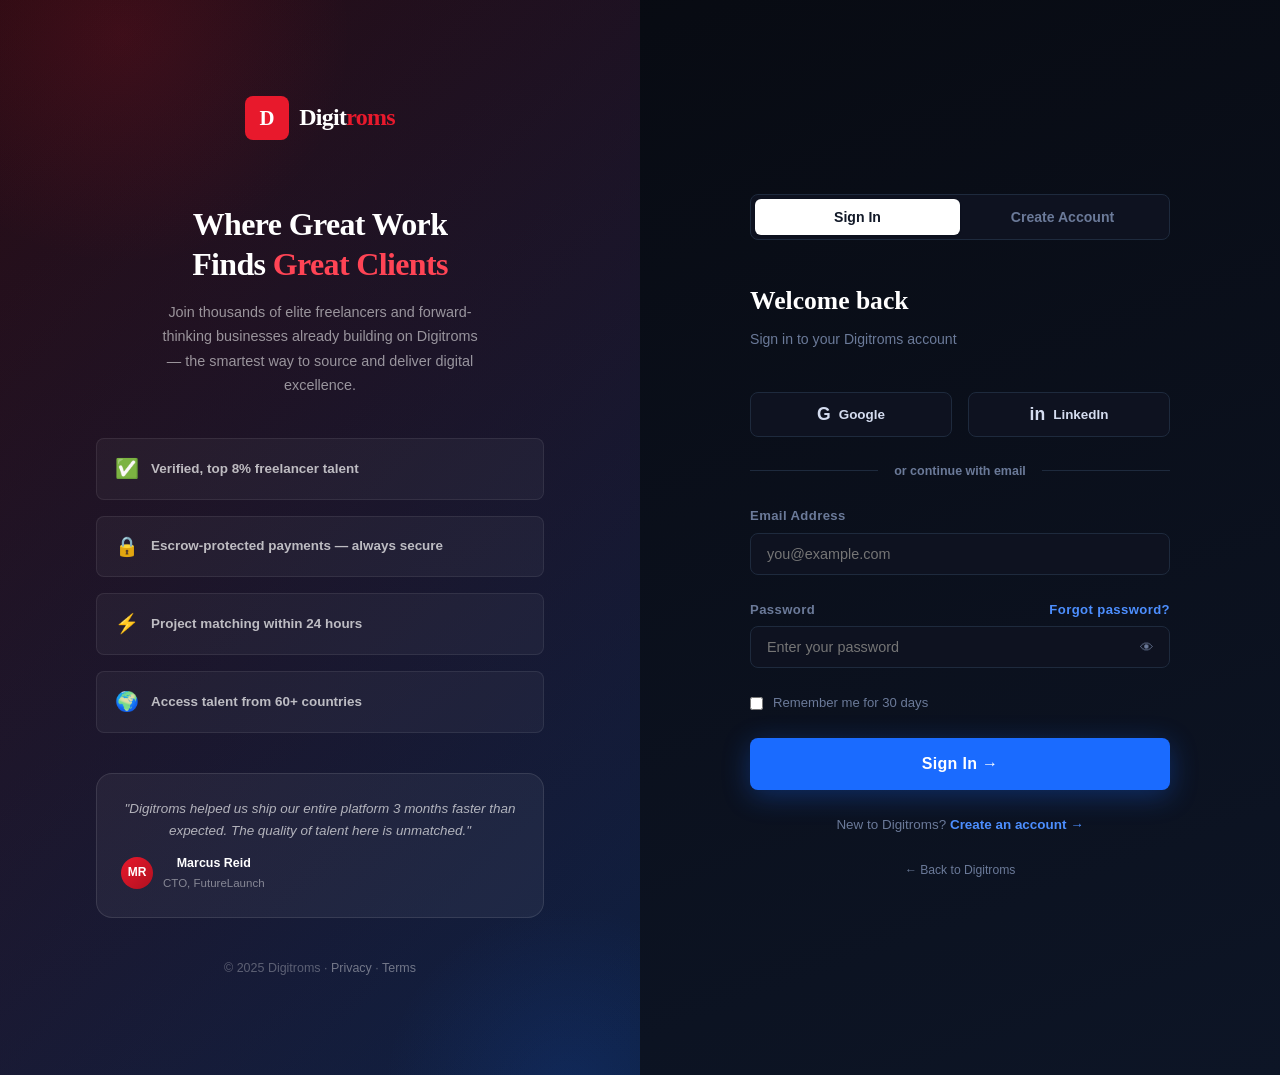
<file: login.html>
<!DOCTYPE html>
<html lang="en">
<head>
  <meta charset="UTF-8" />
  <meta name="viewport" content="width=device-width, initial-scale=1.0" />
  <meta name="description" content="Login or create your Digitroms account — Access the premium digital services marketplace." />
  <title>Login / Sign Up — Digitroms</title>
  <link rel="stylesheet" href="css/style.css" />
</head>
<body>

  <div class="auth-page">

    <!-- ── LEFT: VISUAL PANEL ── -->
    <div class="auth-visual">
      <div class="auth-visual-content">
        <a href="index.html" class="logo auth-logo" style="justify-content:center;">
          <div class="logo-icon" style="width:44px;height:44px;font-size:1.3rem;">D</div>
          <span class="logo-text" style="color:var(--white);font-size:1.5rem;">Digit<span>roms</span></span>
        </a>

        <h2 class="auth-tagline">
          Where Great Work<br>Finds <em>Great Clients</em>
        </h2>
        <p class="auth-desc">
          Join thousands of elite freelancers and forward-thinking businesses already building on Digitroms — the smartest way to source and deliver digital excellence.
        </p>

        <div class="auth-features">
          <div class="auth-feature">
            <span class="auth-feature-icon">✅</span>
            <p>Verified, top 8% freelancer talent</p>
          </div>
          <div class="auth-feature">
            <span class="auth-feature-icon">🔒</span>
            <p>Escrow-protected payments — always secure</p>
          </div>
          <div class="auth-feature">
            <span class="auth-feature-icon">⚡</span>
            <p>Project matching within 24 hours</p>
          </div>
          <div class="auth-feature">
            <span class="auth-feature-icon">🌍</span>
            <p>Access talent from 60+ countries</p>
          </div>
        </div>

        <!-- Testimonial snippet -->
        <div style="margin-top:var(--space-xl);padding:var(--space-lg);background:rgba(255,255,255,.05);border:1px solid rgba(255,255,255,.1);border-radius:var(--radius-lg);">
          <p style="font-size:.84rem;color:rgba(255,255,255,.65);font-style:italic;line-height:1.7;margin-bottom:10px;">"Digitroms helped us ship our entire platform 3 months faster than expected. The quality of talent here is unmatched."</p>
          <div style="display:flex;align-items:center;gap:10px;">
            <div class="avatar avatar--red" style="width:32px;height:32px;font-size:.75rem;">MR</div>
            <div>
              <div style="font-size:.78rem;font-weight:700;color:var(--white);">Marcus Reid</div>
              <div style="font-size:.72rem;color:rgba(255,255,255,.45);">CTO, FutureLaunch</div>
            </div>
          </div>
        </div>

        <p style="margin-top:var(--space-xl);font-size:.78rem;color:rgba(255,255,255,.3);">
          © 2025 Digitroms · <a href="privacy.html" style="color:rgba(255,255,255,.4);">Privacy</a> · <a href="terms.html" style="color:rgba(255,255,255,.4);">Terms</a>
        </p>
      </div>
    </div>

    <!-- ── RIGHT: FORM PANEL ── -->
    <div class="auth-form-side">
      <div class="auth-form-box">

        <!-- Tab Toggle -->
        <div class="auth-tab-btns" role="tablist">
          <button class="auth-tab-btn active" data-tab="login" role="tab" aria-selected="true">Sign In</button>
          <button class="auth-tab-btn"         data-tab="signup" role="tab" aria-selected="false">Create Account</button>
        </div>

        <!-- Header -->
        <div class="auth-form-header">
          <h2>Welcome back</h2>
          <p>Sign in to your Digitroms account</p>
        </div>

        <!-- Social Auth -->
        <div class="social-auth">
          <button class="social-auth-btn">
            <span style="font-size:1.1rem;">G</span> Google
          </button>
          <button class="social-auth-btn">
            <span style="font-size:1.1rem;">in</span> LinkedIn
          </button>
        </div>

        <div class="or-divider">or continue with email</div>

        <!-- ── LOGIN PANEL ── -->
        <div class="auth-form-panel active" id="loginPanel" role="tabpanel">
          <form id="loginForm" novalidate>
            <div class="form-group">
              <label class="form-label" for="loginEmail" style="color:var(--dark-muted);">Email Address</label>
              <input class="form-control form-control--dark" type="email" id="loginEmail" name="email"
                placeholder="you@example.com" autocomplete="email" required />
            </div>

            <div class="form-group">
              <label class="form-label" for="loginPassword" style="display:flex;justify-content:space-between;color:var(--dark-muted);">
                <span>Password</span>
                <a href="#" class="forgot-link">Forgot password?</a>
              </label>
              <div style="position:relative;">
                <input class="form-control form-control--dark" type="password" id="loginPassword" name="password"
                  placeholder="Enter your password" autocomplete="current-password" required style="padding-right:44px;" />
                <button type="button" onclick="togglePassword('loginPassword',this)"
                  style="position:absolute;right:12px;top:50%;transform:translateY(-50%);background:none;border:none;color:var(--dark-muted);cursor:pointer;font-size:.85rem;padding:4px;">
                  👁
                </button>
              </div>
            </div>

            <div style="display:flex;align-items:center;gap:10px;margin-bottom:var(--space-lg);">
              <input type="checkbox" id="rememberMe" style="accent-color:var(--blue-primary);" />
              <label for="rememberMe" style="font-size:.82rem;color:var(--dark-muted);">Remember me for 30 days</label>
            </div>

            <button type="submit" class="btn btn--blue btn--full btn--lg">Sign In →</button>
          </form>

          <p class="auth-switch">
            New to Digitroms? <a href="#" data-switch-tab="signup">Create an account →</a>
          </p>
        </div>

        <!-- ── SIGNUP PANEL ── -->
        <div class="auth-form-panel" id="signupPanel" role="tabpanel">
          <form id="signupForm" novalidate>

            <div class="form-row" style="gap:var(--space-md);">
              <div class="form-group">
                <label class="form-label" for="signupFirst" style="color:var(--dark-muted);">First Name</label>
                <input class="form-control form-control--dark" type="text" id="signupFirst" name="firstName"
                  placeholder="Jane" autocomplete="given-name" required />
              </div>
              <div class="form-group">
                <label class="form-label" for="signupLast" style="color:var(--dark-muted);">Last Name</label>
                <input class="form-control form-control--dark" type="text" id="signupLast" name="lastName"
                  placeholder="Smith" autocomplete="family-name" required />
              </div>
            </div>

            <div class="form-group">
              <label class="form-label" for="signupEmail" style="color:var(--dark-muted);">Email Address</label>
              <input class="form-control form-control--dark" type="email" id="signupEmail" name="email"
                placeholder="jane@example.com" autocomplete="email" required />
            </div>

            <div class="form-group">
              <label class="form-label" for="signupType" style="color:var(--dark-muted);">I want to…</label>
              <select class="form-control form-control--dark" id="signupType" name="accountType">
                <option value="client">Hire — I need digital services</option>
                <option value="freelancer">Freelance — I offer digital services</option>
              </select>
            </div>

            <div class="form-group">
              <label class="form-label" for="signupPassword" style="color:var(--dark-muted);">Password</label>
              <div style="position:relative;">
                <input class="form-control form-control--dark" type="password" id="signupPassword" name="password"
                  placeholder="Min. 8 characters" autocomplete="new-password" required style="padding-right:44px;" />
                <button type="button" onclick="togglePassword('signupPassword',this)"
                  style="position:absolute;right:12px;top:50%;transform:translateY(-50%);background:none;border:none;color:var(--dark-muted);cursor:pointer;font-size:.85rem;padding:4px;">
                  👁
                </button>
              </div>
              <!-- Password strength -->
              <div id="passwordStrength" style="margin-top:6px;display:none;">
                <div style="height:3px;border-radius:2px;background:var(--dark-border);overflow:hidden;">
                  <div id="strengthBar" style="height:100%;border-radius:2px;width:0;transition:width .3s,background .3s;"></div>
                </div>
                <span id="strengthLabel" style="font-size:.72rem;color:var(--dark-muted);"></span>
              </div>
            </div>

            <div style="display:flex;align-items:flex-start;gap:10px;margin-bottom:var(--space-lg);">
              <input type="checkbox" id="signupTerms" required style="accent-color:var(--blue-primary);margin-top:3px;flex-shrink:0;" />
              <label for="signupTerms" style="font-size:.8rem;color:var(--dark-muted);line-height:1.6;">
                I agree to Digitroms' <a href="terms.html" style="color:var(--blue-light);">Terms of Service</a> and <a href="privacy.html" style="color:var(--blue-light);">Privacy Policy</a>
              </label>
            </div>

            <button type="submit" class="btn btn--primary btn--full btn--lg">Create My Account →</button>
          </form>

          <p class="auth-switch">
            Already have an account? <a href="#" data-switch-tab="login">Sign in →</a>
          </p>
        </div>

        <p style="font-size:.76rem;color:var(--dark-muted);text-align:center;margin-top:var(--space-lg);">
          <a href="index.html" style="color:var(--dark-muted);">← Back to Digitroms</a>
        </p>
      </div>
    </div>
  </div>

  <script src="js/script.js"></script>
  <script>
    // Password visibility toggle
    function togglePassword(id, btn) {
      const input = document.getElementById(id);
      const isText = input.type === 'text';
      input.type = isText ? 'password' : 'text';
      btn.textContent = isText ? '👁' : '🙈';
    }

    // Password strength meter
    const pwInput = document.getElementById('signupPassword');
    const strengthBar = document.getElementById('strengthBar');
    const strengthLabel = document.getElementById('strengthLabel');
    const strengthWrap = document.getElementById('passwordStrength');

    if (pwInput) {
      pwInput.addEventListener('input', () => {
        const val = pwInput.value;
        strengthWrap.style.display = val.length ? 'block' : 'none';
        let score = 0;
        if (val.length >= 8)  score++;
        if (/[A-Z]/.test(val)) score++;
        if (/[0-9]/.test(val)) score++;
        if (/[^A-Za-z0-9]/.test(val)) score++;
        const widths  = ['20%','40%','70%','100%'];
        const colors  = ['#E8192C','#F59E0B','#3B82F6','#16A34A'];
        const labels  = ['Weak','Fair','Good','Strong'];
        strengthBar.style.width  = widths[score - 1]  || '0';
        strengthBar.style.background = colors[score - 1] || 'transparent';
        strengthLabel.textContent    = labels[score - 1] || '';
      });
    }
  </script>
</body>
</html>
</file>
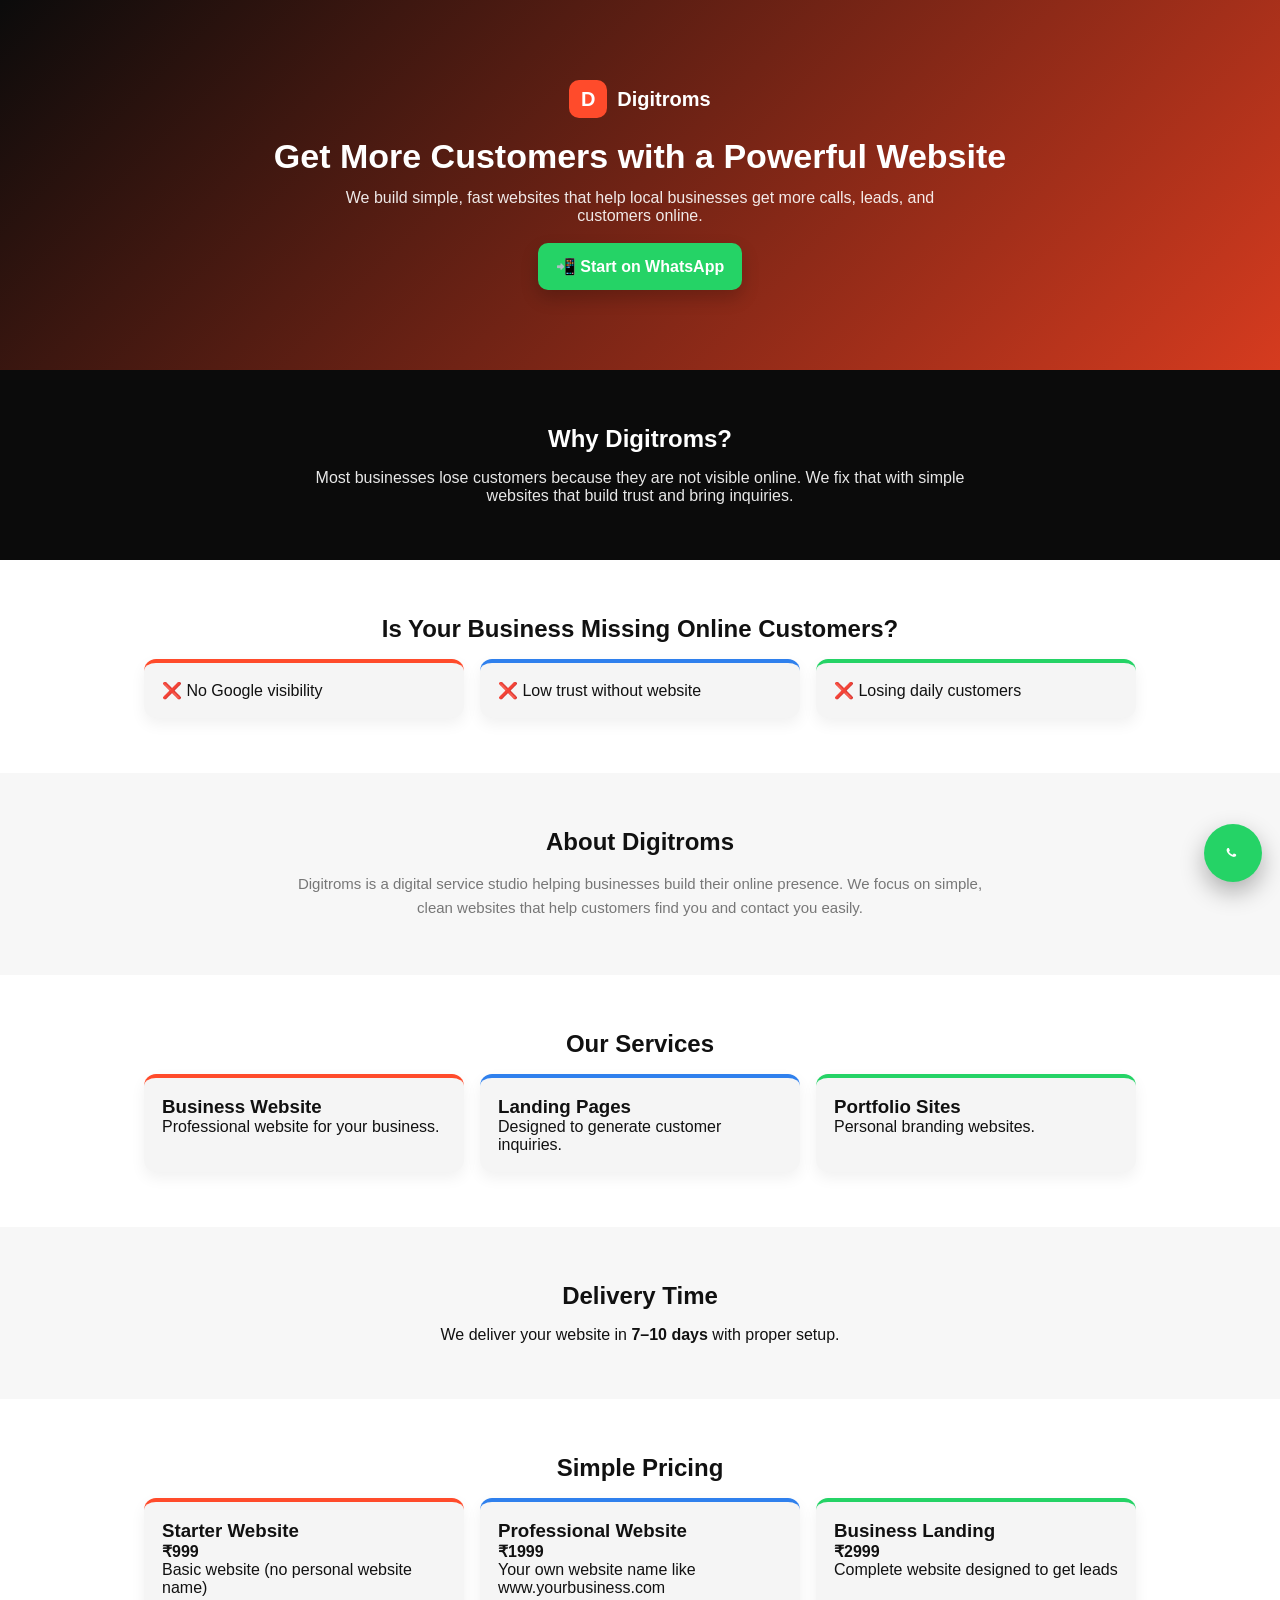
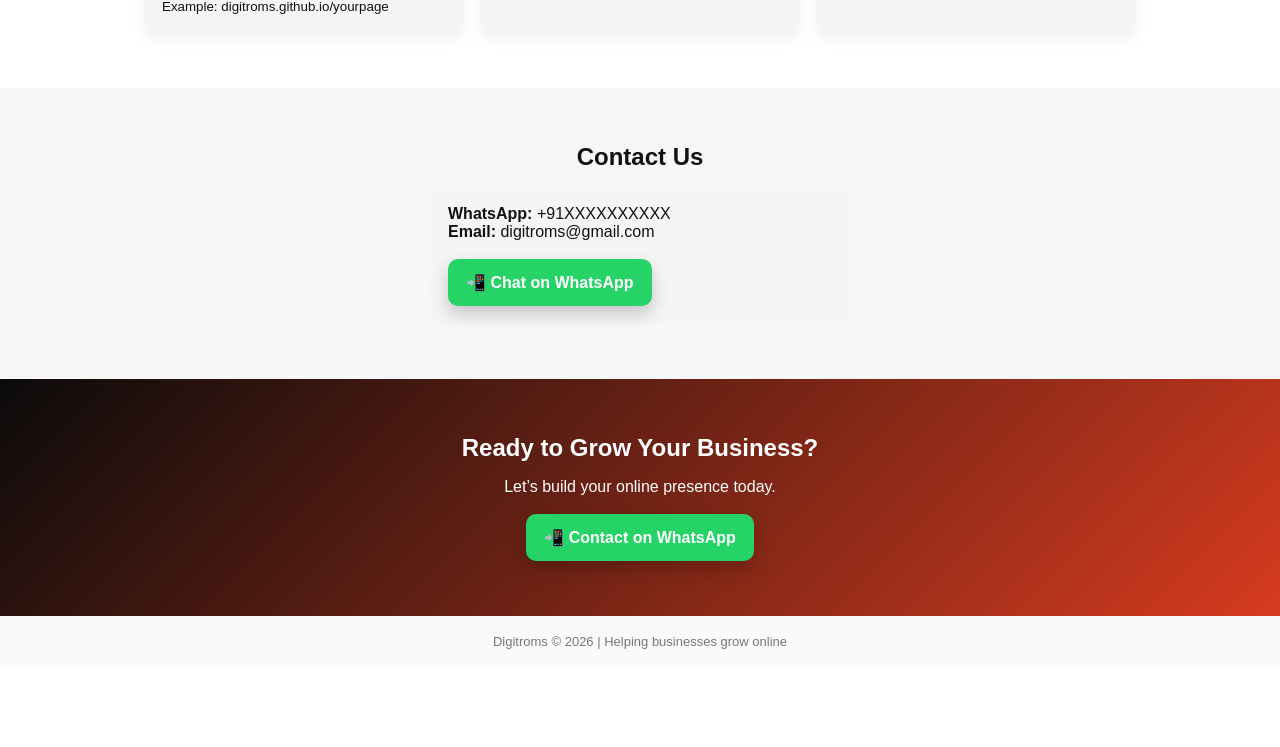
<file: original.html>
<!DOCTYPE html>
<html lang="en">
<head>
<meta charset="UTF-8">
<meta name="viewport" content="width=device-width, initial-scale=1">
<title>Digitroms | Websites That Bring Customers</title>

<style>
:root{
  --primary:#ff4b2b;
  --primary-dark:#d63b1f;
  --blue:#2f80ed;
  --green:#25D366;
  --black:#0b0b0b;
  --dark:#111;
  --gray:#777;
  --light:#f5f5f5;
}

*{
  margin:0;
  padding:0;
  box-sizing:border-box;
  font-family:Arial, sans-serif;
}

body{
  background:#fff;
  color:var(--dark);
  overflow-x:hidden;
  padding-bottom:80px;
}

/* HERO */
.hero{
  background:linear-gradient(135deg,var(--black),var(--primary-dark));
  color:white;
  text-align:center;
  padding:80px 16px;
}

.logo{
  display:flex;
  justify-content:center;
  align-items:center;
  gap:10px;
  font-size:20px;
  font-weight:bold;
  margin-bottom:18px;
}

.logo-box{
  width:38px;
  height:38px;
  background:var(--primary);
  color:white;
  display:flex;
  align-items:center;
  justify-content:center;
  border-radius:10px;
}

.hero h1{
  font-size:34px;
  line-height:1.2;
  margin-bottom:12px;
}

.hero p{
  max-width:600px;
  margin:auto;
  font-size:16px;
  opacity:0.9;
}

/* BUTTON */
.btn{
  display:inline-flex;
  align-items:center;
  justify-content:center;
  gap:10px;
  padding:14px 18px;
  margin-top:18px;
  border-radius:10px;
  text-decoration:none;
  font-weight:bold;
  transition:0.3s;
}

.btn-whatsapp{
  background:var(--green);
  color:white;
  box-shadow:0 8px 18px rgba(0,0,0,0.2);
}

.btn-whatsapp:hover{
  transform:scale(1.04);
}

/* SECTIONS */
section{
  padding:55px 16px;
  text-align:center;
}

h2{
  font-size:24px;
  margin-bottom:16px;
}

/* DARK SECTION */
.dark-section{
  background:var(--black);
  color:white;
}

/* GRID */
.grid{
  display:flex;
  flex-wrap:wrap;
  justify-content:center;
  gap:16px;
}

/* CARD */
.card{
  width:100%;
  max-width:320px;
  background:var(--light);
  padding:18px;
  border-radius:12px;
  text-align:left;
  border-top:4px solid var(--primary);
  box-shadow:0 6px 15px rgba(0,0,0,0.06);
}

.card.blue{border-top-color:var(--blue);}
.card.green{border-top-color:var(--green);}

/* ABOUT */
.about-text{
  max-width:700px;
  margin:auto;
  color:var(--gray);
  line-height:1.6;
  font-size:15px;
}

/* CONTACT */
.contact-box{
  max-width:420px;
  margin:auto;
  background:var(--light);
  padding:18px;
  border-radius:12px;
  text-align:left;
}

/* CTA */
.cta{
  background:linear-gradient(135deg,var(--black),var(--primary-dark));
  color:white;
}

/* FOOTER */
footer{
  text-align:center;
  padding:18px;
  font-size:13px;
  color:var(--gray);
  background:#fafafa;
}

/* FLOATING WHATSAPP */
.floating-wa{
  position:fixed;
  bottom:18px;
  right:18px;
  width:58px;
  height:58px;
  background:#25D366;
  border-radius:50%;
  display:flex;
  align-items:center;
  justify-content:center;
  box-shadow:0 10px 25px rgba(0,0,0,0.3);
  z-index:999;
}

/* MOBILE */
@media(max-width:768px){
  .hero h1{font-size:26px;}
  section{padding:40px 14px;}
}
</style>
</head>

<body>

<!-- HERO -->
<div class="hero">

  <div class="logo">
    <div class="logo-box">D</div>
    Digitroms
  </div>

  <h1>Get More Customers with a Powerful Website</h1>
  <p>
    We build simple, fast websites that help local businesses get more calls, leads, and customers online.
  </p>

  <a class="btn btn-whatsapp" href="https://wa.me/91XXXXXXXXXX?text=Hi%20I%20want%20a%20website">
    📲 Start on WhatsApp
  </a>
</div>

<!-- DARK IMPACT -->
<section class="dark-section">
  <h2>Why Digitroms?</h2>
  <p style="max-width:700px;margin:auto;opacity:0.9;">
    Most businesses lose customers because they are not visible online. We fix that with simple websites that build trust and bring inquiries.
  </p>
</section>

<!-- PROBLEM -->
<section>
  <h2>Is Your Business Missing Online Customers?</h2>

  <div class="grid">
    <div class="card">❌ No Google visibility</div>
    <div class="card blue">❌ Low trust without website</div>
    <div class="card green">❌ Losing daily customers</div>
  </div>
</section>

<!-- ABOUT -->
<section style="background:#f7f7f7;">
  <h2>About Digitroms</h2>

  <p class="about-text">
    Digitroms is a digital service studio helping businesses build their online presence.
    We focus on simple, clean websites that help customers find you and contact you easily.
  </p>
</section>

<!-- SERVICES -->
<section>
  <h2>Our Services</h2>

  <div class="grid">
    <div class="card">
      <h3>Business Website</h3>
      <p>Professional website for your business.</p>
    </div>

    <div class="card blue">
      <h3>Landing Pages</h3>
      <p>Designed to generate customer inquiries.</p>
    </div>

    <div class="card green">
      <h3>Portfolio Sites</h3>
      <p>Personal branding websites.</p>
    </div>
  </div>
</section>

<!-- DELIVERY -->
<section style="background:#f7f7f7;">
  <h2>Delivery Time</h2>
  <p>We deliver your website in <b>7–10 days</b> with proper setup.</p>
</section>

<!-- PRICING -->
<section>
  <h2>Simple Pricing</h2>

  <div class="grid">

    <div class="card">
      <h3>Starter Website</h3>
      <p><b>₹999</b></p>
      <p>Basic website (no personal website name)</p>
      <small>Example: digitroms.github.io/yourpage</small>
    </div>

    <div class="card blue">
      <h3>Professional Website</h3>
      <p><b>₹1999</b></p>
      <p>Your own website name like www.yourbusiness.com</p>
    </div>

    <div class="card green">
      <h3>Business Landing</h3>
      <p><b>₹2999</b></p>
      <p>Complete website designed to get leads</p>
    </div>

  </div>
</section>

<!-- CONTACT -->
<section style="background:#f7f7f7;">
  <h2>Contact Us</h2>

  <div class="contact-box">
    <p><b>WhatsApp:</b> +91XXXXXXXXXX</p>
    <p><b>Email:</b> digitroms@gmail.com</p>

    <a class="btn btn-whatsapp" href="https://wa.me/91XXXXXXXXXX?text=Hi%20I%20want%20a%20website">
      📲 Chat on WhatsApp
    </a>
  </div>
</section>

<!-- CTA -->
<section class="cta">
  <h2>Ready to Grow Your Business?</h2>
  <p>Let’s build your online presence today.</p>

  <a class="btn btn-whatsapp" href="https://wa.me/91XXXXXXXXXX?text=Hi%20I%20want%20a%20website">
    📲 Contact on WhatsApp
  </a>
</section>

<!-- FOOTER -->
<footer>
  Digitroms © 2026 | Helping businesses grow online
</footer>

<!-- FLOATING WHATSAPP -->
<a class="floating-wa" href="https://wa.me/91XXXXXXXXXX?text=Hi%20I%20want%20a%20website">

  <svg width="28" height="28" viewBox="0 0 32 32" fill="white">
    <path d="M19.11 17.53c-.27-.14-1.6-.79-1.85-.88-.25-.09-.43-.14-.61.14-.18.27-.7.88-.86 1.06-.16.18-.32.2-.59.07-.27-.14-1.13-.42-2.15-1.34-.79-.7-1.32-1.56-1.48-1.83-.16-.27-.02-.42.12-.56.12-.12.27-.32.41-.48.14-.16.18-.27.27-.45.09-.18.05-.34-.02-.48-.07-.14-.61-1.47-.84-2.01-.22-.53-.45-.46-.61-.47-.16-.01-.34-.01-.52-.01-.18 0-.48.07-.73.34-.25.27-.95.93-.95 2.26 0 1.33.97 2.62 1.11 2.8.14.18 1.9 2.91 4.61 4.08.64.27 1.14.43 1.53.55.64.2 1.22.17 1.68.1.51-.08 1.6-.65 1.83-1.28.23-.63.23-1.17.16-1.28-.07-.11-.25-.18-.52-.32z"/>
  </svg>

</a>

</body>
</html>
</file>
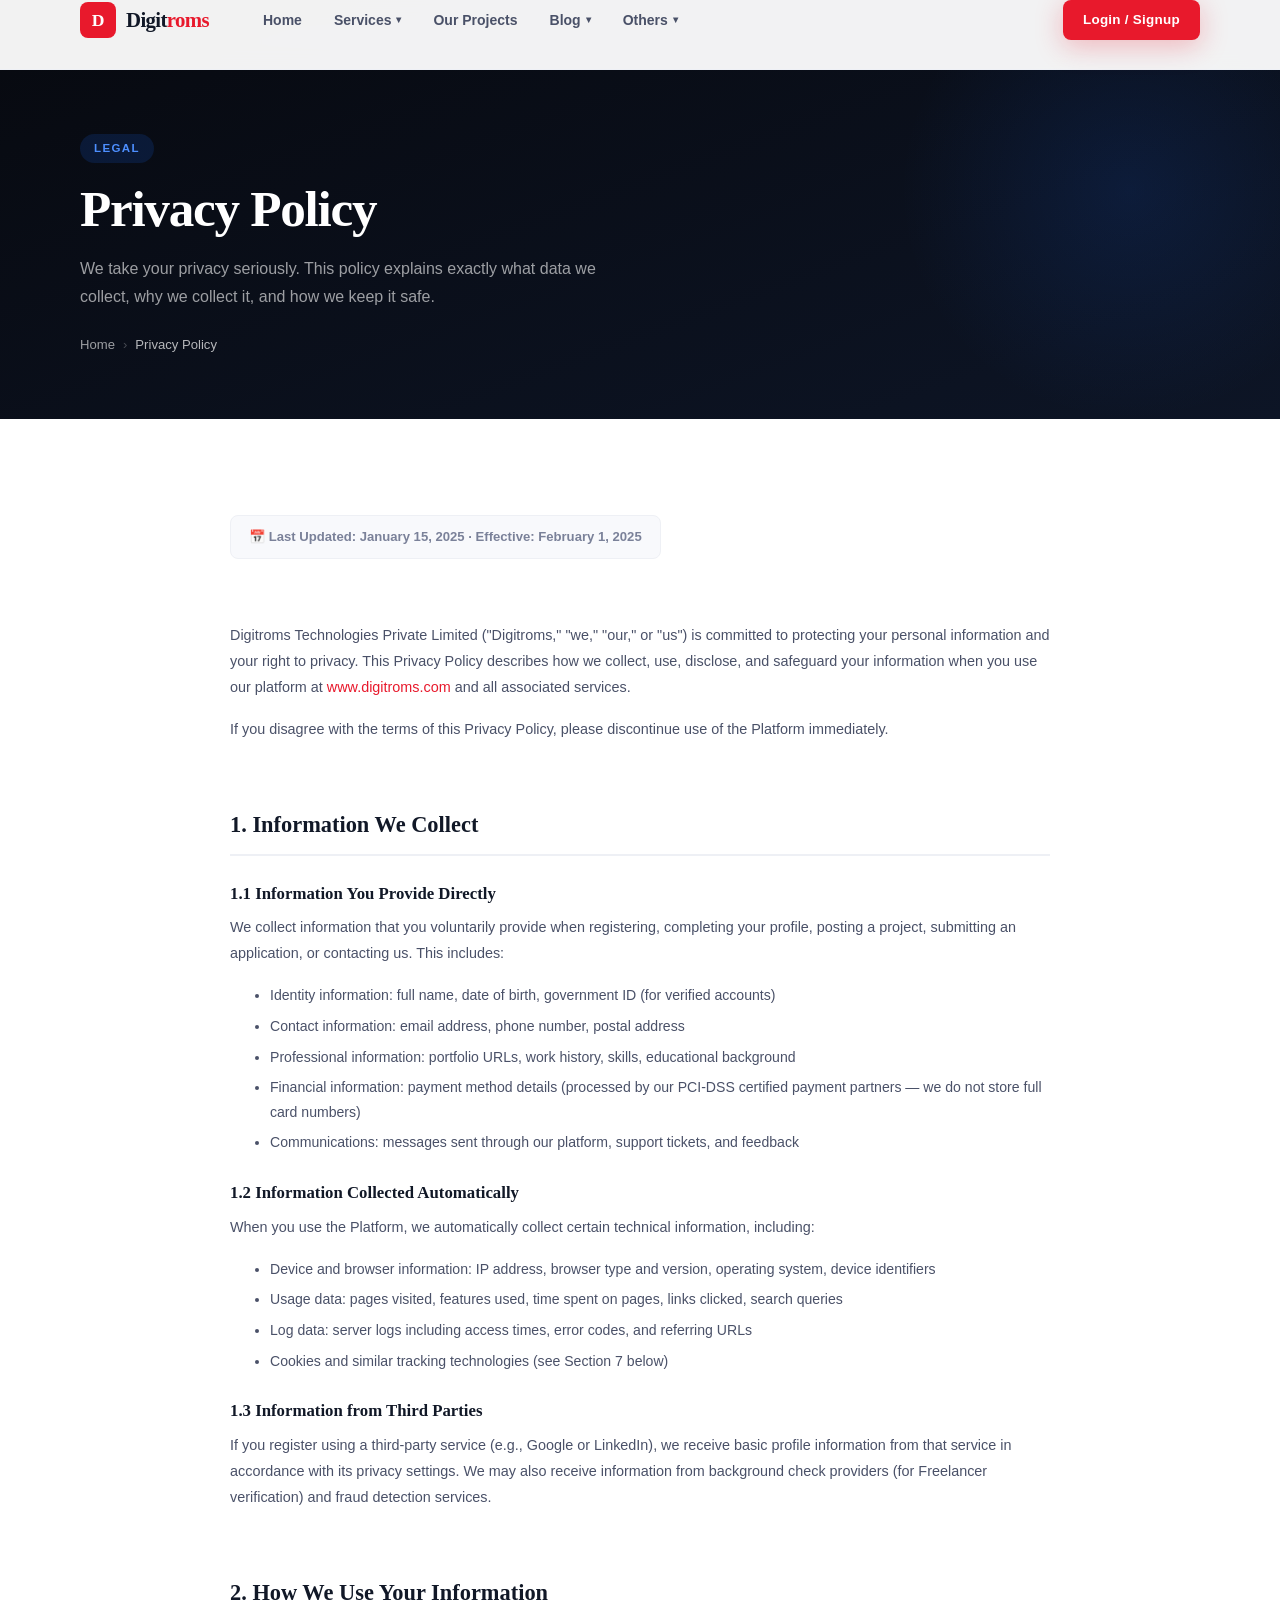
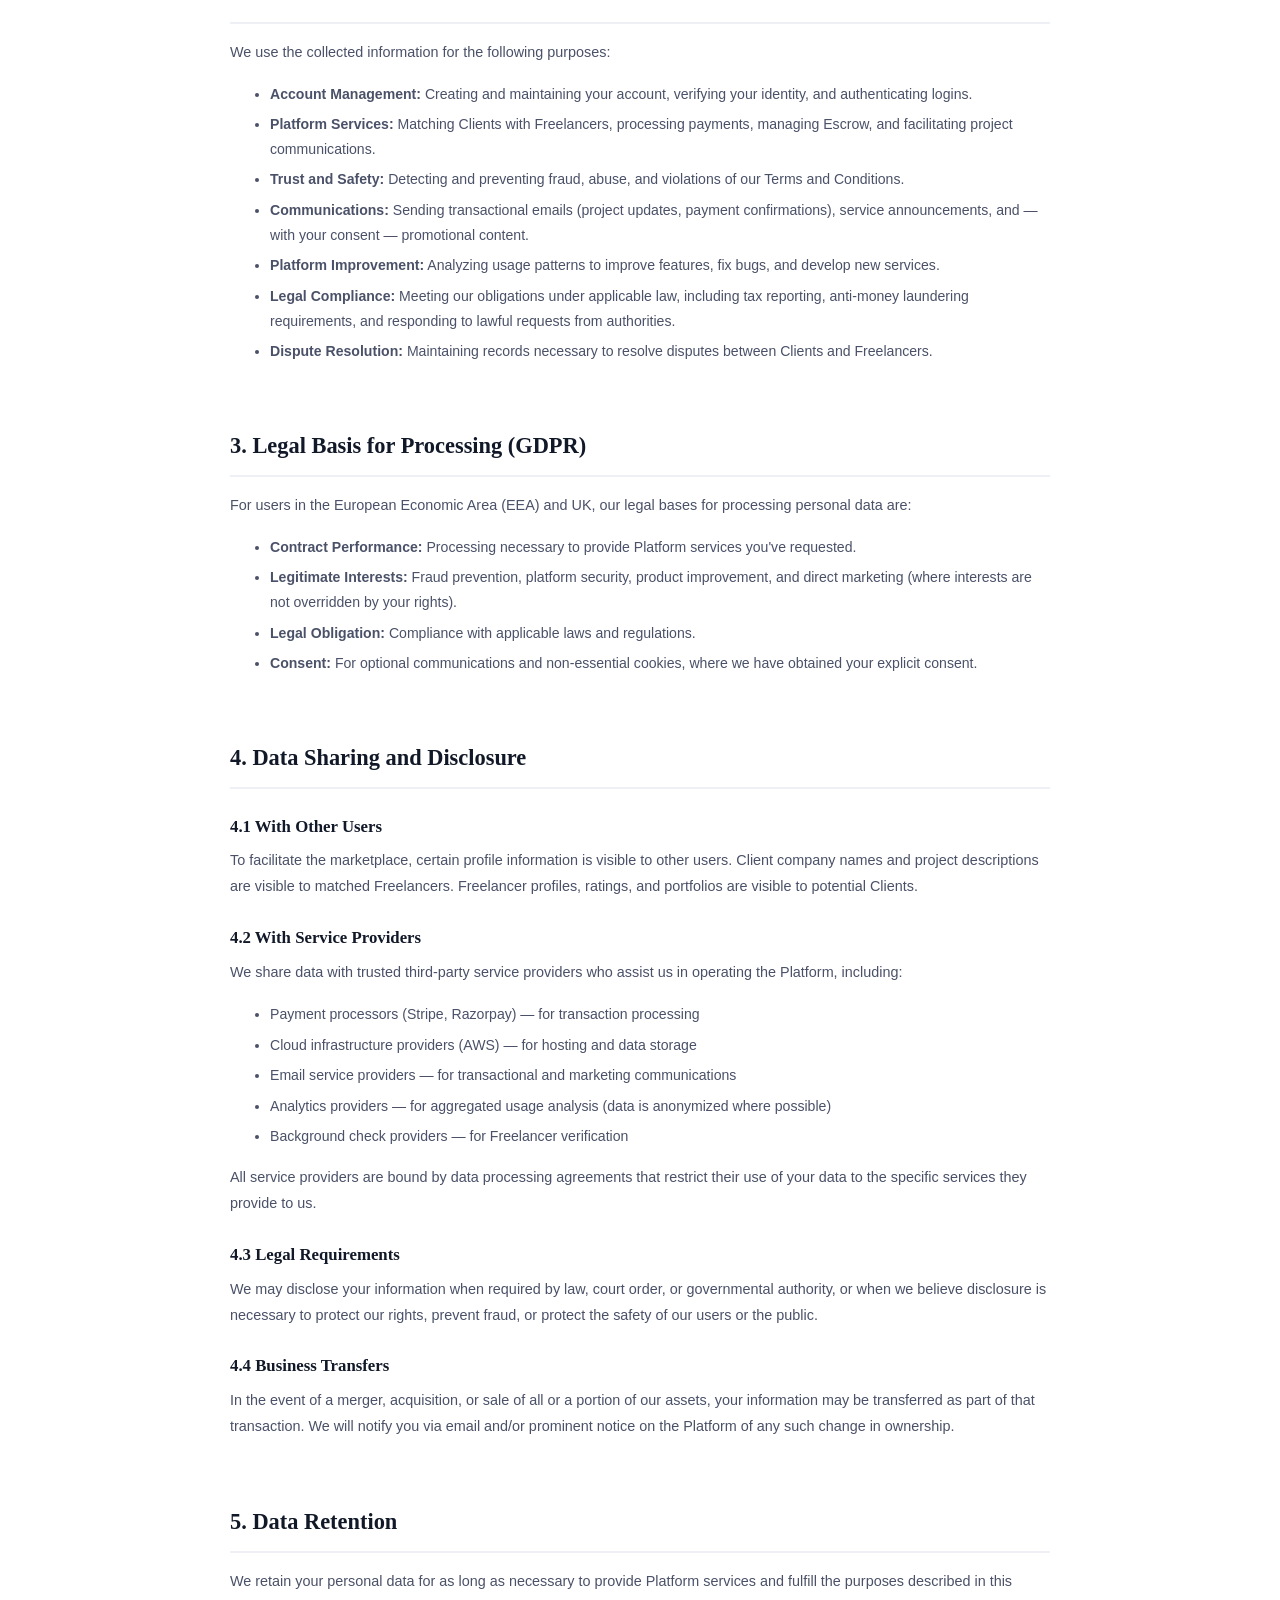
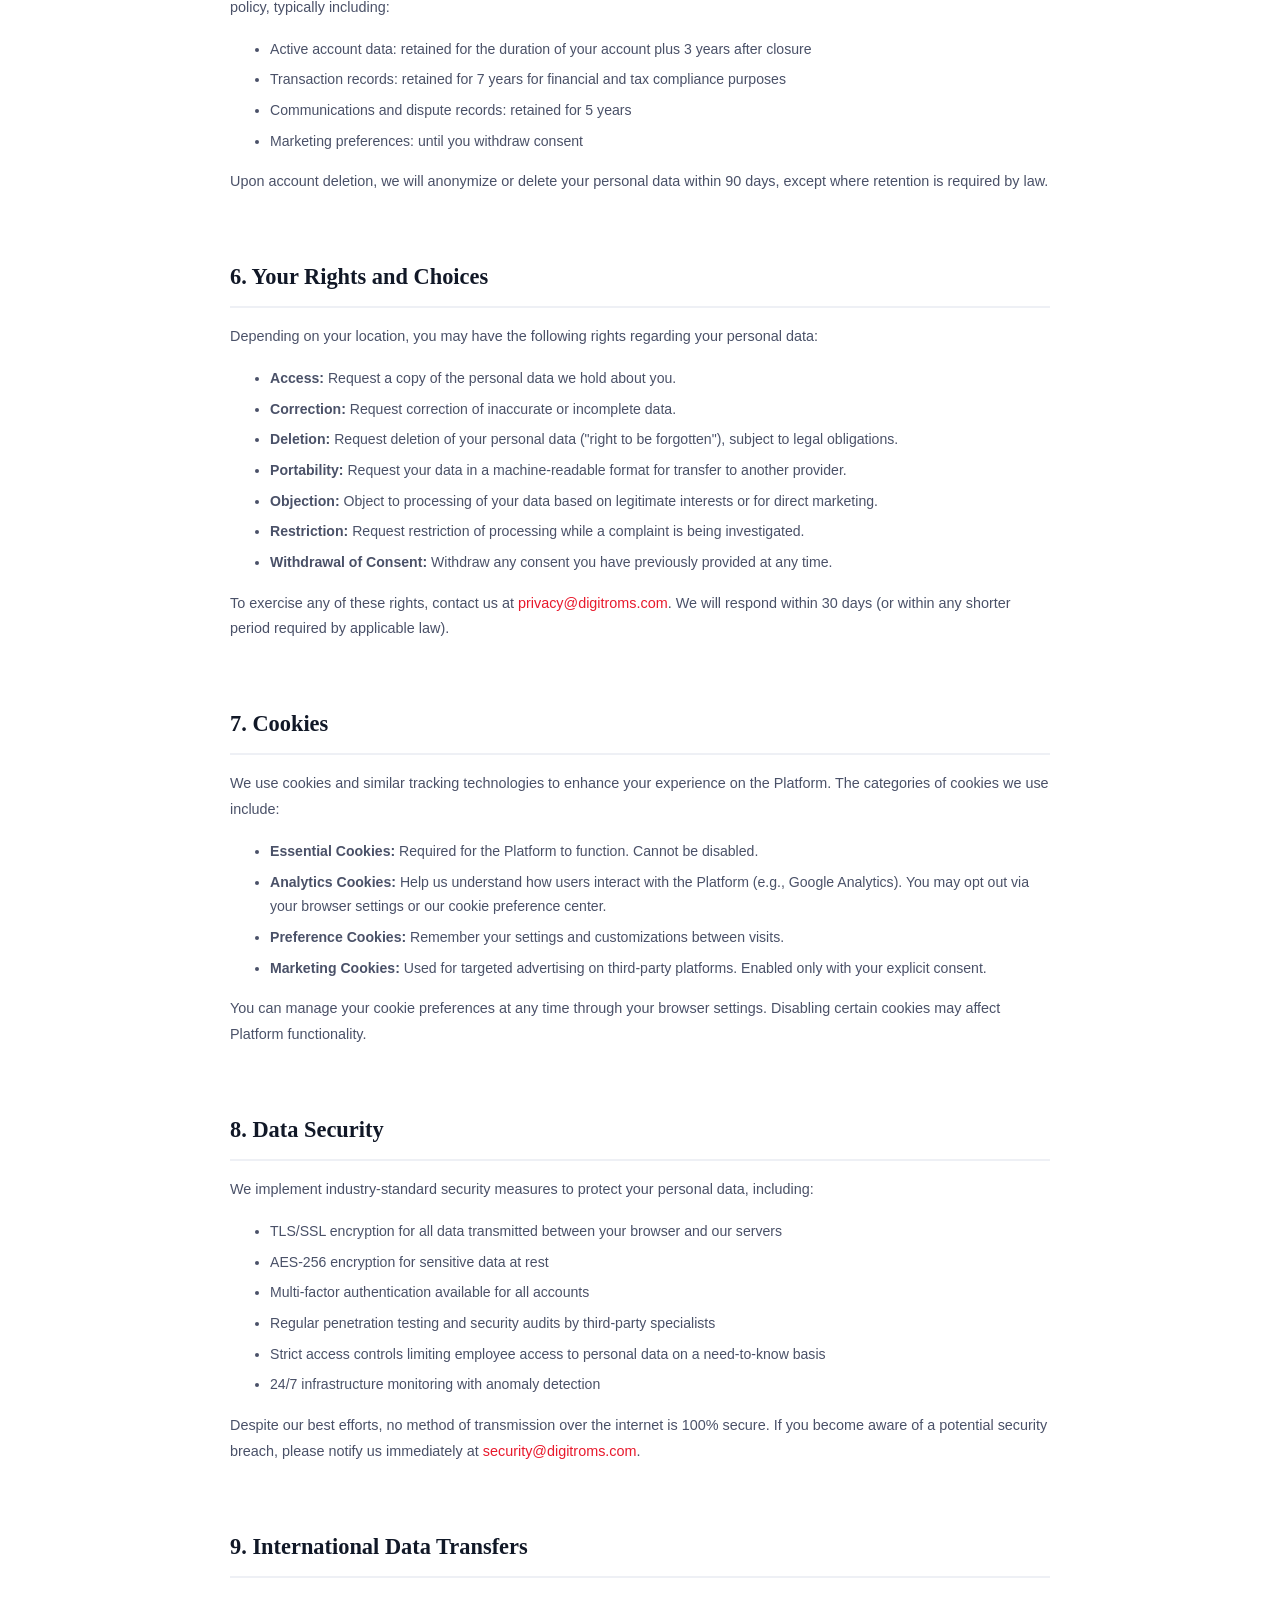
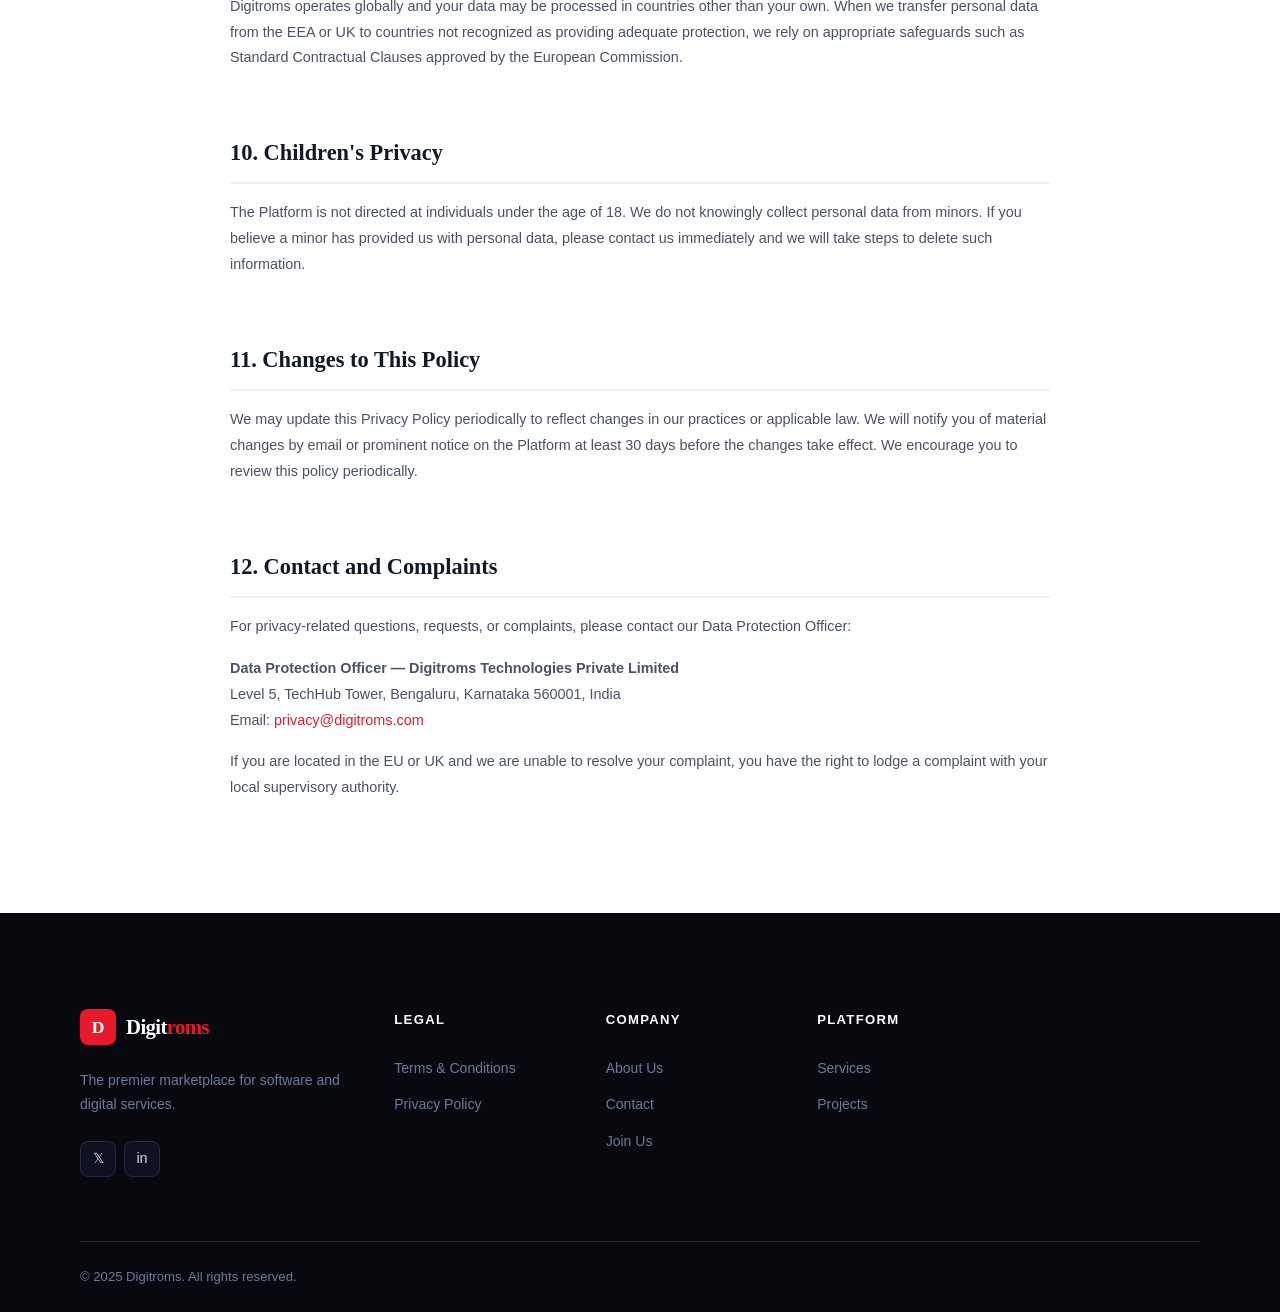
<file: privacy.html>
<!DOCTYPE html>
<html lang="en">
<head>
  <meta charset="UTF-8" />
  <meta name="viewport" content="width=device-width, initial-scale=1.0" />
  <meta name="description" content="Digitroms Privacy Policy — How we collect, use, and protect your personal data." />
  <title>Privacy Policy — Digitroms</title>
  <link rel="stylesheet" href="css/style.css" />
</head>
<body>

  <!-- NAVBAR -->
  <nav class="navbar" id="navbar">
    <div class="container">
      <div class="nav-inner">
        <a href="index.html" class="logo">
          <div class="logo-icon">D</div>
          <span class="logo-text">Digit<span>roms</span></span>
        </a>
        <ul class="nav-menu" id="navMenu">
          <li class="nav-item"><a href="index.html" class="nav-link" data-page="index.html">Home</a></li>
          <li class="nav-item has-dropdown">
            <a href="services.html" class="nav-link" data-page="services.html">Services <span class="caret">▾</span></a>
            <ul class="nav-dropdown">
              <li><a href="services.html#web"      class="dropdown-item"><span class="icon">🌐</span> Website Development</a></li>
              <li><a href="services.html#business" class="dropdown-item"><span class="icon">💼</span> Online Business Setup</a></li>
              <li><a href="services.html#security" class="dropdown-item"><span class="icon">🔐</span> Digital Security</a></li>
              <li><a href="services.html#software" class="dropdown-item"><span class="icon">⚙️</span> Software Services</a></li>
              <li><a href="services.html#uiux"     class="dropdown-item"><span class="icon">🎨</span> UI/UX Design</a></li>
            </ul>
          </li>
          <li class="nav-item"><a href="projects.html" class="nav-link" data-page="projects.html">Our Projects</a></li>
          <li class="nav-item has-dropdown">
            <a href="blog.html" class="nav-link" data-page="blog.html">Blog <span class="caret">▾</span></a>
            <ul class="nav-dropdown"><li><a href="blog.html" class="dropdown-item"><span class="icon">📝</span> All Articles</a></li></ul>
          </li>
          <li class="nav-item has-dropdown">
            <a href="#" class="nav-link">Others <span class="caret">▾</span></a>
            <ul class="nav-dropdown">
              <li><a href="about.html"   class="dropdown-item"><span class="icon">🏢</span> About Us</a></li>
              <li><a href="contact.html" class="dropdown-item"><span class="icon">📩</span> Contact Us</a></li>
              <li><a href="join.html"    class="dropdown-item"><span class="icon">🚀</span> Join Digitroms</a></li>
              <li><a href="terms.html"   class="dropdown-item"><span class="icon">📄</span> Terms & Conditions</a></li>
              <li><a href="privacy.html" class="dropdown-item"><span class="icon">🔒</span> Privacy Policy</a></li>
            </ul>
          </li>
          <li class="nav-item nav-actions" style="display:none;"><a href="login.html" class="btn btn--primary btn--sm">Login / Signup</a></li>
        </ul>
        <div class="nav-actions"><a href="login.html" class="btn btn--primary btn--sm">Login / Signup</a></div>
        <button class="hamburger" id="hamburger" aria-label="Toggle menu"><span></span><span></span><span></span></button>
      </div>
    </div>
  </nav>

  <!-- PAGE HEADER -->
  <div class="page-header">
    <div class="container">
      <div class="page-header-content">
        <div class="page-header-tag">Legal</div>
        <h1 class="page-header-title">Privacy Policy</h1>
        <p class="page-header-sub">We take your privacy seriously. This policy explains exactly what data we collect, why we collect it, and how we keep it safe.</p>
        <nav class="breadcrumb">
          <a href="index.html">Home</a>
          <span class="sep">›</span>
          <span class="current">Privacy Policy</span>
        </nav>
      </div>
    </div>
  </div>

  <!-- CONTENT -->
  <section class="section">
    <div class="container">
      <div class="legal-content">

        <div class="legal-update">
          📅 Last Updated: January 15, 2025 · Effective: February 1, 2025
        </div>

        <p>Digitroms Technologies Private Limited ("Digitroms," "we," "our," or "us") is committed to protecting your personal information and your right to privacy. This Privacy Policy describes how we collect, use, disclose, and safeguard your information when you use our platform at <a href="https://www.digitroms.com" style="color:var(--red-primary);">www.digitroms.com</a> and all associated services.</p>
        <p>If you disagree with the terms of this Privacy Policy, please discontinue use of the Platform immediately.</p>

        <h2>1. Information We Collect</h2>
        <h3>1.1 Information You Provide Directly</h3>
        <p>We collect information that you voluntarily provide when registering, completing your profile, posting a project, submitting an application, or contacting us. This includes:</p>
        <ul>
          <li>Identity information: full name, date of birth, government ID (for verified accounts)</li>
          <li>Contact information: email address, phone number, postal address</li>
          <li>Professional information: portfolio URLs, work history, skills, educational background</li>
          <li>Financial information: payment method details (processed by our PCI-DSS certified payment partners — we do not store full card numbers)</li>
          <li>Communications: messages sent through our platform, support tickets, and feedback</li>
        </ul>

        <h3>1.2 Information Collected Automatically</h3>
        <p>When you use the Platform, we automatically collect certain technical information, including:</p>
        <ul>
          <li>Device and browser information: IP address, browser type and version, operating system, device identifiers</li>
          <li>Usage data: pages visited, features used, time spent on pages, links clicked, search queries</li>
          <li>Log data: server logs including access times, error codes, and referring URLs</li>
          <li>Cookies and similar tracking technologies (see Section 7 below)</li>
        </ul>

        <h3>1.3 Information from Third Parties</h3>
        <p>If you register using a third-party service (e.g., Google or LinkedIn), we receive basic profile information from that service in accordance with its privacy settings. We may also receive information from background check providers (for Freelancer verification) and fraud detection services.</p>

        <h2>2. How We Use Your Information</h2>
        <p>We use the collected information for the following purposes:</p>
        <ul>
          <li><strong>Account Management:</strong> Creating and maintaining your account, verifying your identity, and authenticating logins.</li>
          <li><strong>Platform Services:</strong> Matching Clients with Freelancers, processing payments, managing Escrow, and facilitating project communications.</li>
          <li><strong>Trust and Safety:</strong> Detecting and preventing fraud, abuse, and violations of our Terms and Conditions.</li>
          <li><strong>Communications:</strong> Sending transactional emails (project updates, payment confirmations), service announcements, and — with your consent — promotional content.</li>
          <li><strong>Platform Improvement:</strong> Analyzing usage patterns to improve features, fix bugs, and develop new services.</li>
          <li><strong>Legal Compliance:</strong> Meeting our obligations under applicable law, including tax reporting, anti-money laundering requirements, and responding to lawful requests from authorities.</li>
          <li><strong>Dispute Resolution:</strong> Maintaining records necessary to resolve disputes between Clients and Freelancers.</li>
        </ul>

        <h2>3. Legal Basis for Processing (GDPR)</h2>
        <p>For users in the European Economic Area (EEA) and UK, our legal bases for processing personal data are:</p>
        <ul>
          <li><strong>Contract Performance:</strong> Processing necessary to provide Platform services you've requested.</li>
          <li><strong>Legitimate Interests:</strong> Fraud prevention, platform security, product improvement, and direct marketing (where interests are not overridden by your rights).</li>
          <li><strong>Legal Obligation:</strong> Compliance with applicable laws and regulations.</li>
          <li><strong>Consent:</strong> For optional communications and non-essential cookies, where we have obtained your explicit consent.</li>
        </ul>

        <h2>4. Data Sharing and Disclosure</h2>
        <h3>4.1 With Other Users</h3>
        <p>To facilitate the marketplace, certain profile information is visible to other users. Client company names and project descriptions are visible to matched Freelancers. Freelancer profiles, ratings, and portfolios are visible to potential Clients.</p>

        <h3>4.2 With Service Providers</h3>
        <p>We share data with trusted third-party service providers who assist us in operating the Platform, including:</p>
        <ul>
          <li>Payment processors (Stripe, Razorpay) — for transaction processing</li>
          <li>Cloud infrastructure providers (AWS) — for hosting and data storage</li>
          <li>Email service providers — for transactional and marketing communications</li>
          <li>Analytics providers — for aggregated usage analysis (data is anonymized where possible)</li>
          <li>Background check providers — for Freelancer verification</li>
        </ul>
        <p>All service providers are bound by data processing agreements that restrict their use of your data to the specific services they provide to us.</p>

        <h3>4.3 Legal Requirements</h3>
        <p>We may disclose your information when required by law, court order, or governmental authority, or when we believe disclosure is necessary to protect our rights, prevent fraud, or protect the safety of our users or the public.</p>

        <h3>4.4 Business Transfers</h3>
        <p>In the event of a merger, acquisition, or sale of all or a portion of our assets, your information may be transferred as part of that transaction. We will notify you via email and/or prominent notice on the Platform of any such change in ownership.</p>

        <h2>5. Data Retention</h2>
        <p>We retain your personal data for as long as necessary to provide Platform services and fulfill the purposes described in this policy, typically including:</p>
        <ul>
          <li>Active account data: retained for the duration of your account plus 3 years after closure</li>
          <li>Transaction records: retained for 7 years for financial and tax compliance purposes</li>
          <li>Communications and dispute records: retained for 5 years</li>
          <li>Marketing preferences: until you withdraw consent</li>
        </ul>
        <p>Upon account deletion, we will anonymize or delete your personal data within 90 days, except where retention is required by law.</p>

        <h2>6. Your Rights and Choices</h2>
        <p>Depending on your location, you may have the following rights regarding your personal data:</p>
        <ul>
          <li><strong>Access:</strong> Request a copy of the personal data we hold about you.</li>
          <li><strong>Correction:</strong> Request correction of inaccurate or incomplete data.</li>
          <li><strong>Deletion:</strong> Request deletion of your personal data ("right to be forgotten"), subject to legal obligations.</li>
          <li><strong>Portability:</strong> Request your data in a machine-readable format for transfer to another provider.</li>
          <li><strong>Objection:</strong> Object to processing of your data based on legitimate interests or for direct marketing.</li>
          <li><strong>Restriction:</strong> Request restriction of processing while a complaint is being investigated.</li>
          <li><strong>Withdrawal of Consent:</strong> Withdraw any consent you have previously provided at any time.</li>
        </ul>
        <p>To exercise any of these rights, contact us at <a href="mailto:privacy@digitroms.com" style="color:var(--red-primary);">privacy@digitroms.com</a>. We will respond within 30 days (or within any shorter period required by applicable law).</p>

        <h2>7. Cookies</h2>
        <p>We use cookies and similar tracking technologies to enhance your experience on the Platform. The categories of cookies we use include:</p>
        <ul>
          <li><strong>Essential Cookies:</strong> Required for the Platform to function. Cannot be disabled.</li>
          <li><strong>Analytics Cookies:</strong> Help us understand how users interact with the Platform (e.g., Google Analytics). You may opt out via your browser settings or our cookie preference center.</li>
          <li><strong>Preference Cookies:</strong> Remember your settings and customizations between visits.</li>
          <li><strong>Marketing Cookies:</strong> Used for targeted advertising on third-party platforms. Enabled only with your explicit consent.</li>
        </ul>
        <p>You can manage your cookie preferences at any time through your browser settings. Disabling certain cookies may affect Platform functionality.</p>

        <h2>8. Data Security</h2>
        <p>We implement industry-standard security measures to protect your personal data, including:</p>
        <ul>
          <li>TLS/SSL encryption for all data transmitted between your browser and our servers</li>
          <li>AES-256 encryption for sensitive data at rest</li>
          <li>Multi-factor authentication available for all accounts</li>
          <li>Regular penetration testing and security audits by third-party specialists</li>
          <li>Strict access controls limiting employee access to personal data on a need-to-know basis</li>
          <li>24/7 infrastructure monitoring with anomaly detection</li>
        </ul>
        <p>Despite our best efforts, no method of transmission over the internet is 100% secure. If you become aware of a potential security breach, please notify us immediately at <a href="mailto:security@digitroms.com" style="color:var(--red-primary);">security@digitroms.com</a>.</p>

        <h2>9. International Data Transfers</h2>
        <p>Digitroms operates globally and your data may be processed in countries other than your own. When we transfer personal data from the EEA or UK to countries not recognized as providing adequate protection, we rely on appropriate safeguards such as Standard Contractual Clauses approved by the European Commission.</p>

        <h2>10. Children's Privacy</h2>
        <p>The Platform is not directed at individuals under the age of 18. We do not knowingly collect personal data from minors. If you believe a minor has provided us with personal data, please contact us immediately and we will take steps to delete such information.</p>

        <h2>11. Changes to This Policy</h2>
        <p>We may update this Privacy Policy periodically to reflect changes in our practices or applicable law. We will notify you of material changes by email or prominent notice on the Platform at least 30 days before the changes take effect. We encourage you to review this policy periodically.</p>

        <h2>12. Contact and Complaints</h2>
        <p>For privacy-related questions, requests, or complaints, please contact our Data Protection Officer:</p>
        <p><strong>Data Protection Officer — Digitroms Technologies Private Limited</strong><br />
        Level 5, TechHub Tower, Bengaluru, Karnataka 560001, India<br />
        Email: <a href="mailto:privacy@digitroms.com" style="color:var(--red-primary);">privacy@digitroms.com</a></p>
        <p>If you are located in the EU or UK and we are unable to resolve your complaint, you have the right to lodge a complaint with your local supervisory authority.</p>

      </div>
    </div>
  </section>

  <!-- FOOTER -->
  <footer class="footer">
    <div class="container">
      <div class="footer-main">
        <div class="footer-brand">
          <a href="index.html" class="logo"><div class="logo-icon">D</div><span class="logo-text" style="color:var(--white);">Digit<span>roms</span></span></a>
          <p>The premier marketplace for software and digital services.</p>
          <div class="footer-social"><a href="#" class="social-link">𝕏</a><a href="#" class="social-link">in</a></div>
        </div>
        <div class="footer-col"><h4>Legal</h4><ul class="footer-links">
          <li><a href="terms.html">Terms & Conditions</a></li><li><a href="privacy.html">Privacy Policy</a></li>
        </ul></div>
        <div class="footer-col"><h4>Company</h4><ul class="footer-links">
          <li><a href="about.html">About Us</a></li><li><a href="contact.html">Contact</a></li><li><a href="join.html">Join Us</a></li>
        </ul></div>
        <div class="footer-col"><h4>Platform</h4><ul class="footer-links">
          <li><a href="services.html">Services</a></li><li><a href="projects.html">Projects</a></li>
        </ul></div>
      </div>
      <div class="footer-bottom"><span>© 2025 Digitroms. All rights reserved.</span></div>
    </div>
  </footer>

  <button id="backToTop" aria-label="Back to top" style="position:fixed;bottom:24px;right:24px;width:44px;height:44px;border-radius:50%;background:var(--red-primary);color:#fff;border:none;cursor:pointer;font-size:1.1rem;display:grid;place-items:center;box-shadow:var(--shadow-red);opacity:0;transition:opacity 0.3s;z-index:900;">↑</button>
  <script src="js/script.js"></script>
</body>
</html>
</file>
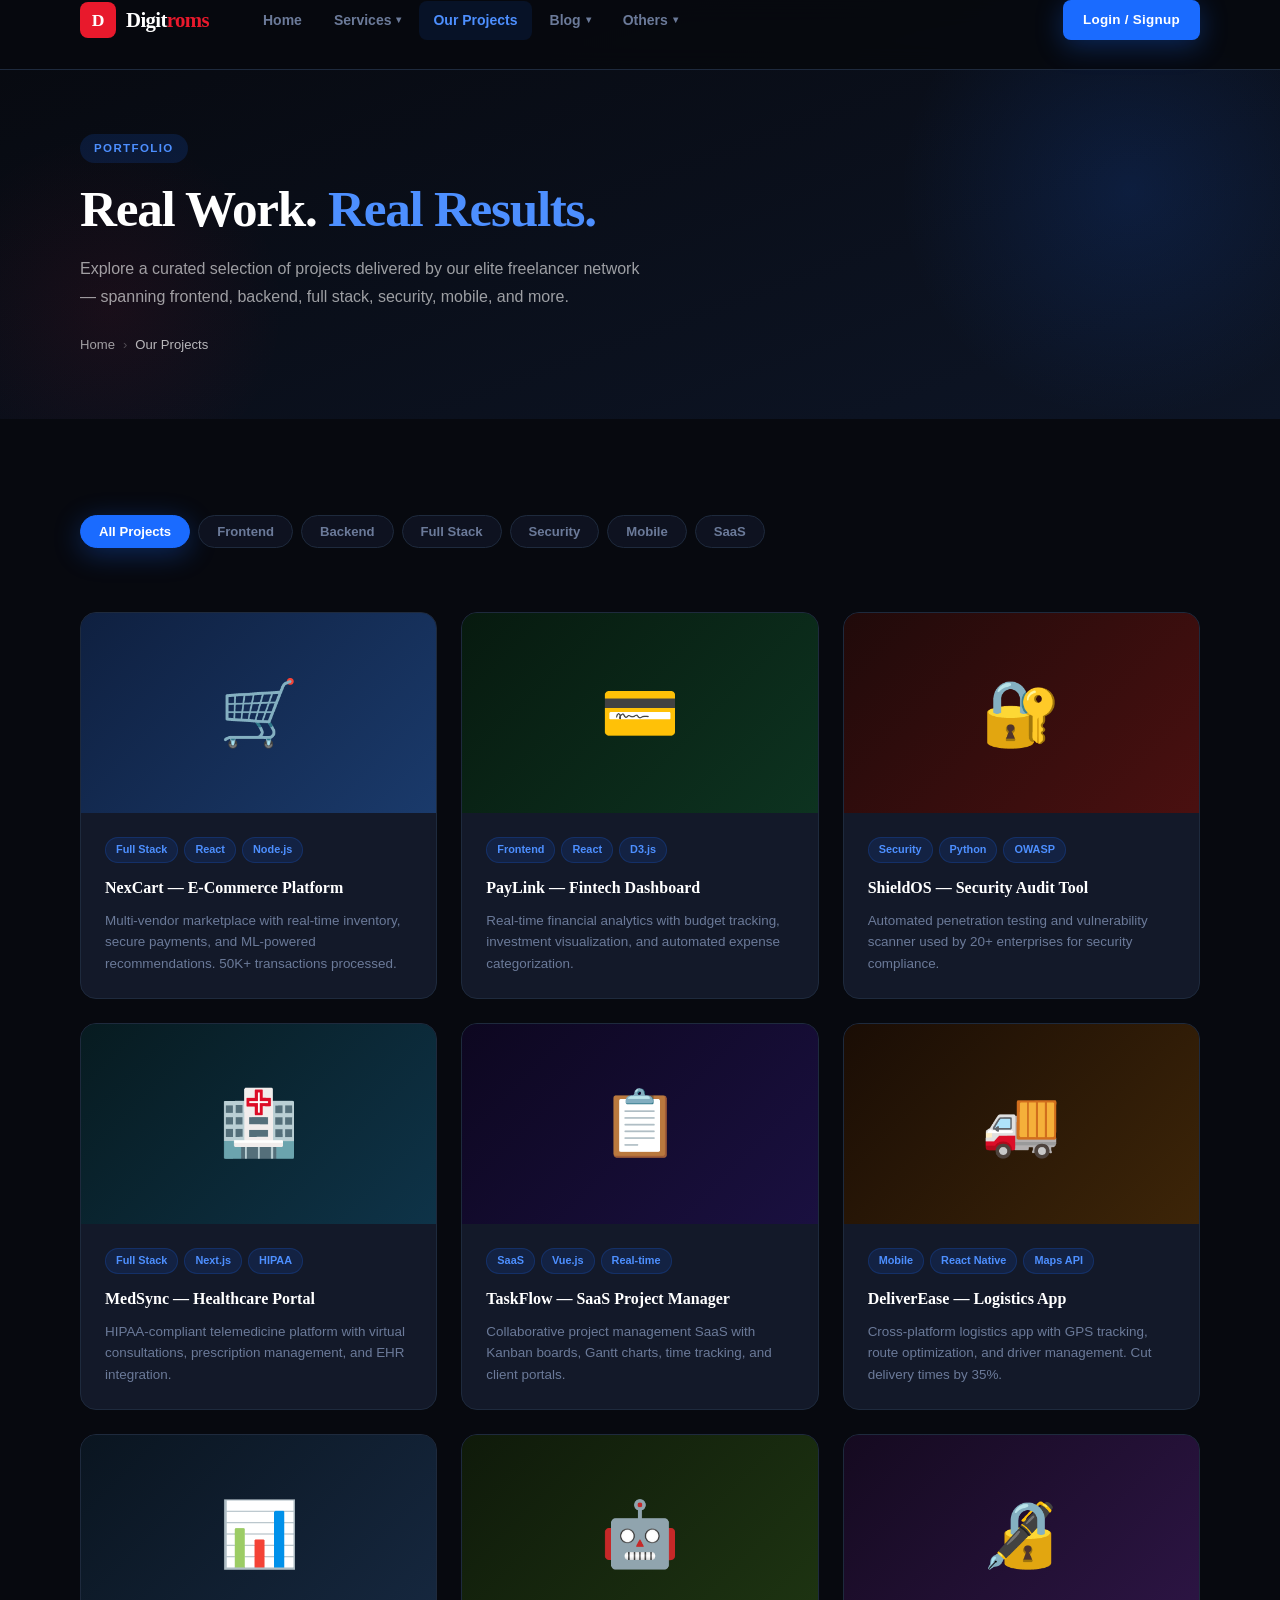
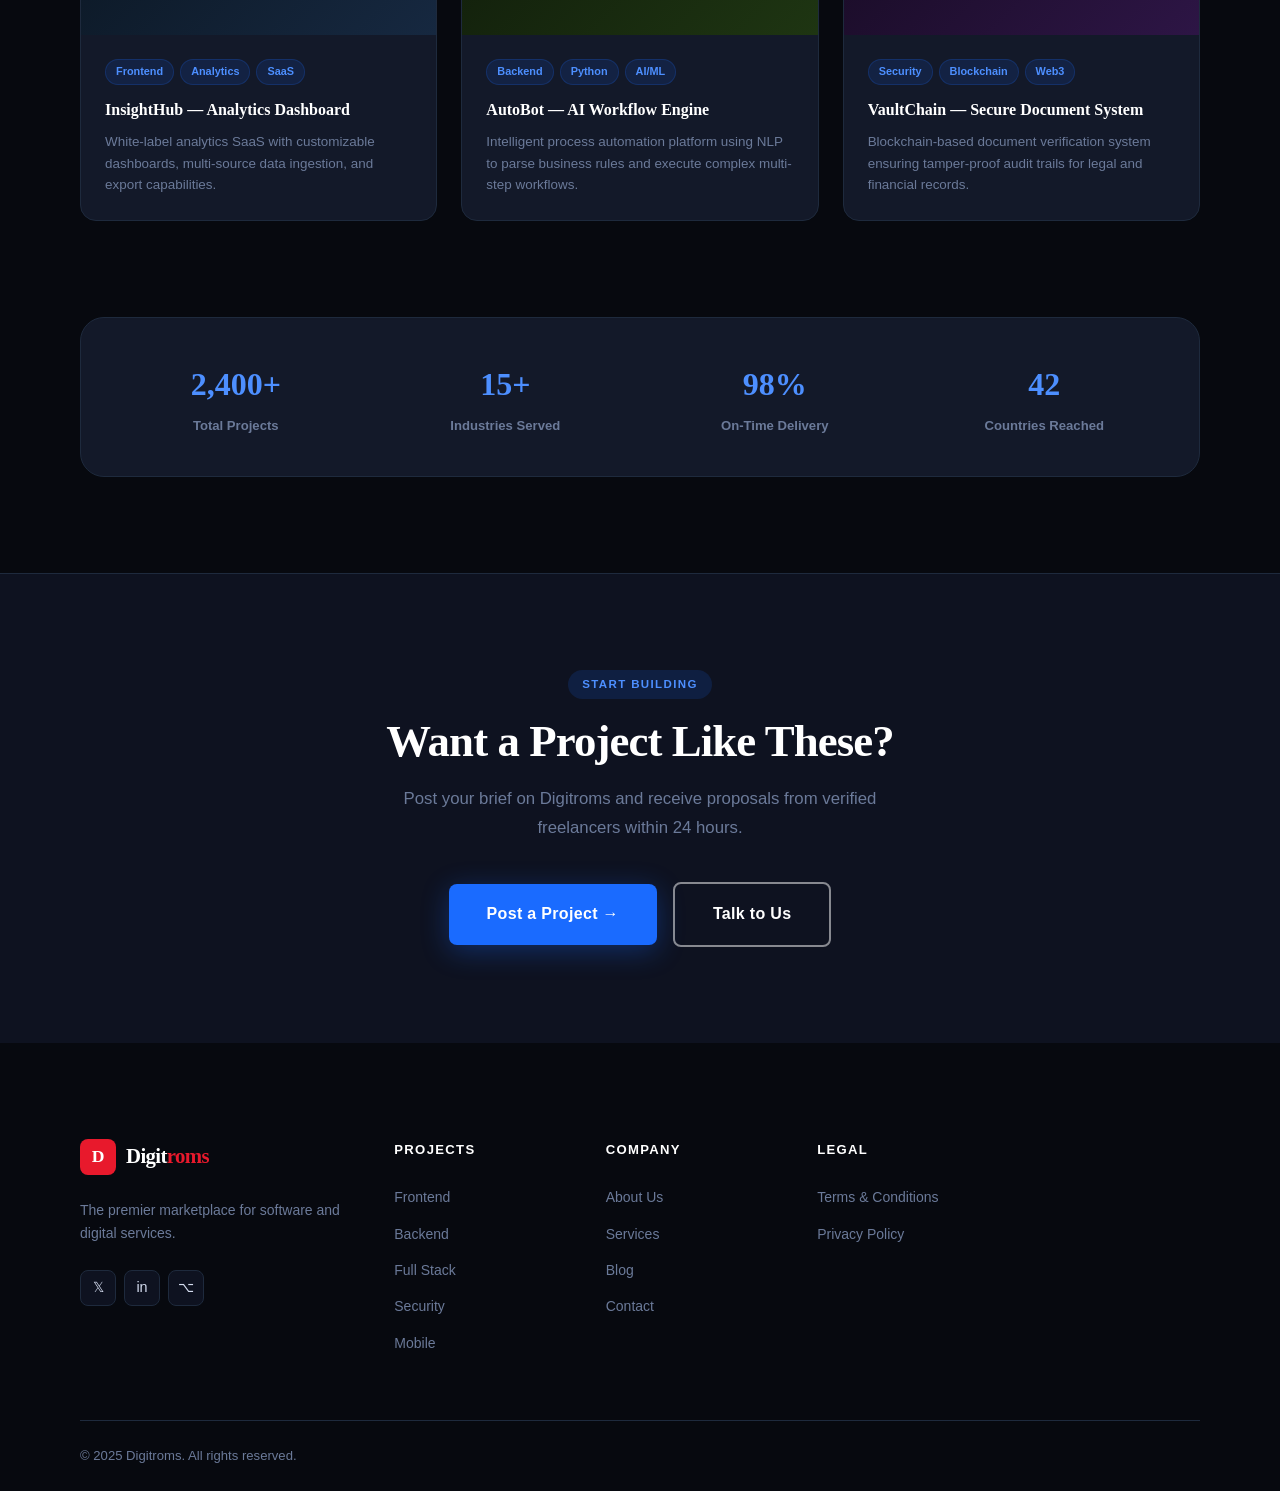
<file: projects.html>
<!DOCTYPE html>
<html lang="en">
<head>
  <meta charset="UTF-8" />
  <meta name="viewport" content="width=device-width, initial-scale=1.0" />
  <meta name="description" content="Digitroms project portfolio — Explore real-world software and digital projects delivered by our elite freelancer network." />
  <title>Our Projects — Digitroms</title>
  <link rel="stylesheet" href="css/style.css" />
  <style>
    body { background: var(--dark-bg); }
    .navbar { background: rgba(7,9,15,0.92); border-bottom-color: var(--dark-border); }
    .navbar .nav-link { color: var(--dark-muted); }
    .navbar .nav-link:hover, .navbar .nav-link.active { color: var(--blue-light); background: rgba(26,107,255,0.1); }
    .navbar .logo-text { color: var(--white); }
    .navbar .nav-dropdown { background: var(--dark-surface); border-color: var(--dark-border); }
    .navbar .dropdown-item { color: var(--dark-muted); }
    .navbar .dropdown-item:hover { background: var(--dark-card); color: var(--blue-light); }
    .hamburger span { background: var(--dark-text); }
    .nav-menu.mobile-open { background: var(--dark-surface); border-top-color: var(--dark-border); }
  </style>
</head>
<body>

  <!-- NAVBAR -->
  <nav class="navbar" id="navbar">
    <div class="container">
      <div class="nav-inner">
        <a href="index.html" class="logo">
          <div class="logo-icon">D</div>
          <span class="logo-text">Digit<span>roms</span></span>
        </a>
        <ul class="nav-menu" id="navMenu">
          <li class="nav-item"><a href="index.html" class="nav-link" data-page="index.html">Home</a></li>
          <li class="nav-item has-dropdown">
            <a href="services.html" class="nav-link" data-page="services.html">Services <span class="caret">▾</span></a>
            <ul class="nav-dropdown">
              <li><a href="services.html#web"      class="dropdown-item"><span class="icon">🌐</span> Website Development</a></li>
              <li><a href="services.html#business" class="dropdown-item"><span class="icon">💼</span> Online Business Setup</a></li>
              <li><a href="services.html#security" class="dropdown-item"><span class="icon">🔐</span> Digital Security</a></li>
              <li><a href="services.html#software" class="dropdown-item"><span class="icon">⚙️</span> Software Services</a></li>
              <li><a href="services.html#uiux"     class="dropdown-item"><span class="icon">🎨</span> UI/UX Design</a></li>
            </ul>
          </li>
          <li class="nav-item"><a href="projects.html" class="nav-link active" data-page="projects.html">Our Projects</a></li>
          <li class="nav-item has-dropdown">
            <a href="blog.html" class="nav-link">Blog <span class="caret">▾</span></a>
            <ul class="nav-dropdown">
              <li><a href="blog.html" class="dropdown-item"><span class="icon">📝</span> All Articles</a></li>
            </ul>
          </li>
          <li class="nav-item has-dropdown">
            <a href="#" class="nav-link">Others <span class="caret">▾</span></a>
            <ul class="nav-dropdown">
              <li><a href="about.html"   class="dropdown-item"><span class="icon">🏢</span> About Us</a></li>
              <li><a href="contact.html" class="dropdown-item"><span class="icon">📩</span> Contact Us</a></li>
              <li><a href="join.html"    class="dropdown-item"><span class="icon">🚀</span> Join Digitroms</a></li>
              <li><a href="terms.html"   class="dropdown-item"><span class="icon">📄</span> Terms & Conditions</a></li>
              <li><a href="privacy.html" class="dropdown-item"><span class="icon">🔒</span> Privacy Policy</a></li>
            </ul>
          </li>
          <li class="nav-item nav-actions" style="display:none;"><a href="login.html" class="btn btn--blue btn--sm">Login / Signup</a></li>
        </ul>
        <div class="nav-actions"><a href="login.html" class="btn btn--blue btn--sm">Login / Signup</a></div>
        <button class="hamburger" id="hamburger" aria-label="Toggle menu"><span></span><span></span><span></span></button>
      </div>
    </div>
  </nav>

  <!-- PAGE HEADER — DARK -->
  <div style="padding-top:calc(var(--navbar-height) + var(--space-2xl));padding-bottom:var(--space-2xl);background:linear-gradient(160deg,var(--dark-bg) 0%,#0D1526 100%);position:relative;overflow:hidden;">
    <div style="position:absolute;top:-60px;right:-100px;width:500px;height:500px;border-radius:50%;background:radial-gradient(circle,rgba(26,107,255,0.14) 0%,transparent 65%);pointer-events:none;"></div>
    <div style="position:absolute;bottom:-80px;left:-80px;width:380px;height:380px;border-radius:50%;background:radial-gradient(circle,rgba(232,25,44,0.07) 0%,transparent 65%);pointer-events:none;"></div>
    <div class="container" style="position:relative;z-index:1;">
      <div class="page-header-tag" style="display:inline-block;padding:5px 14px;border-radius:999px;background:rgba(26,107,255,0.15);color:var(--blue-light);font-size:.72rem;font-weight:700;letter-spacing:.12em;text-transform:uppercase;margin-bottom:var(--space-md);">Portfolio</div>
      <h1 style="font-family:var(--font-display);font-size:clamp(2rem,4vw,3.2rem);font-weight:700;color:var(--white);line-height:1.18;letter-spacing:-.025em;margin-bottom:var(--space-md);">Real Work. <span style="color:var(--blue-light);">Real Results.</span></h1>
      <p style="font-size:1rem;color:rgba(255,255,255,0.6);max-width:560px;line-height:1.7;">Explore a curated selection of projects delivered by our elite freelancer network — spanning frontend, backend, full stack, security, mobile, and more.</p>
      <nav class="breadcrumb"><a href="index.html">Home</a><span class="sep">›</span><span class="current">Our Projects</span></nav>
    </div>
  </div>

  <!-- PROJECTS SECTION -->
  <section class="section" style="background:var(--dark-bg);">
    <div class="container">

      <!-- Filter Bar -->
      <div class="filter-bar" data-animate>
        <button class="filter-btn active" data-filter="all">All Projects</button>
        <button class="filter-btn" data-filter="frontend">Frontend</button>
        <button class="filter-btn" data-filter="backend">Backend</button>
        <button class="filter-btn" data-filter="fullstack">Full Stack</button>
        <button class="filter-btn" data-filter="security">Security</button>
        <button class="filter-btn" data-filter="mobile">Mobile</button>
        <button class="filter-btn" data-filter="saas">SaaS</button>
      </div>

      <!-- Projects Grid -->
      <div class="projects-grid">

        <div class="project-card" data-category="fullstack backend" data-project="ecom" data-animate data-delay="1">
          <div class="project-card-thumb" style="background:linear-gradient(135deg,#0f2040,#1a3a6b);">
            <span>🛒</span>
            <div class="view-overlay"><div class="view-btn">View Details</div></div>
          </div>
          <div class="project-card-body">
            <div class="project-card-tags">
              <span class="project-card-tag">Full Stack</span>
              <span class="project-card-tag">React</span>
              <span class="project-card-tag">Node.js</span>
            </div>
            <h3>NexCart — E-Commerce Platform</h3>
            <p>Multi-vendor marketplace with real-time inventory, secure payments, and ML-powered recommendations. 50K+ transactions processed.</p>
          </div>
        </div>

        <div class="project-card" data-category="frontend" data-project="fintech" data-animate data-delay="2">
          <div class="project-card-thumb" style="background:linear-gradient(135deg,#071a0f,#0d3320);">
            <span>💳</span>
            <div class="view-overlay"><div class="view-btn">View Details</div></div>
          </div>
          <div class="project-card-body">
            <div class="project-card-tags">
              <span class="project-card-tag">Frontend</span>
              <span class="project-card-tag">React</span>
              <span class="project-card-tag">D3.js</span>
            </div>
            <h3>PayLink — Fintech Dashboard</h3>
            <p>Real-time financial analytics with budget tracking, investment visualization, and automated expense categorization.</p>
          </div>
        </div>

        <div class="project-card" data-category="security backend" data-project="sec" data-animate data-delay="3">
          <div class="project-card-thumb" style="background:linear-gradient(135deg,#200a0a,#4a1010);">
            <span>🔐</span>
            <div class="view-overlay"><div class="view-btn">View Details</div></div>
          </div>
          <div class="project-card-body">
            <div class="project-card-tags">
              <span class="project-card-tag">Security</span>
              <span class="project-card-tag">Python</span>
              <span class="project-card-tag">OWASP</span>
            </div>
            <h3>ShieldOS — Security Audit Tool</h3>
            <p>Automated penetration testing and vulnerability scanner used by 20+ enterprises for security compliance.</p>
          </div>
        </div>

        <div class="project-card" data-category="fullstack backend" data-project="health" data-animate data-delay="1">
          <div class="project-card-thumb" style="background:linear-gradient(135deg,#071b20,#0e3348);">
            <span>🏥</span>
            <div class="view-overlay"><div class="view-btn">View Details</div></div>
          </div>
          <div class="project-card-body">
            <div class="project-card-tags">
              <span class="project-card-tag">Full Stack</span>
              <span class="project-card-tag">Next.js</span>
              <span class="project-card-tag">HIPAA</span>
            </div>
            <h3>MedSync — Healthcare Portal</h3>
            <p>HIPAA-compliant telemedicine platform with virtual consultations, prescription management, and EHR integration.</p>
          </div>
        </div>

        <div class="project-card" data-category="saas fullstack backend" data-project="saas" data-animate data-delay="2">
          <div class="project-card-thumb" style="background:linear-gradient(135deg,#0d0720,#1a1040);">
            <span>📋</span>
            <div class="view-overlay"><div class="view-btn">View Details</div></div>
          </div>
          <div class="project-card-body">
            <div class="project-card-tags">
              <span class="project-card-tag">SaaS</span>
              <span class="project-card-tag">Vue.js</span>
              <span class="project-card-tag">Real-time</span>
            </div>
            <h3>TaskFlow — SaaS Project Manager</h3>
            <p>Collaborative project management SaaS with Kanban boards, Gantt charts, time tracking, and client portals.</p>
          </div>
        </div>

        <div class="project-card" data-category="mobile frontend" data-project="mobile" data-animate data-delay="3">
          <div class="project-card-thumb" style="background:linear-gradient(135deg,#1a0d05,#3d2508);">
            <span>🚚</span>
            <div class="view-overlay"><div class="view-btn">View Details</div></div>
          </div>
          <div class="project-card-body">
            <div class="project-card-tags">
              <span class="project-card-tag">Mobile</span>
              <span class="project-card-tag">React Native</span>
              <span class="project-card-tag">Maps API</span>
            </div>
            <h3>DeliverEase — Logistics App</h3>
            <p>Cross-platform logistics app with GPS tracking, route optimization, and driver management. Cut delivery times by 35%.</p>
          </div>
        </div>

        <div class="project-card" data-category="frontend saas" data-animate data-delay="1">
          <div class="project-card-thumb" style="background:linear-gradient(135deg,#0a1520,#162840);">
            <span>📊</span>
            <div class="view-overlay"><div class="view-btn">View Details</div></div>
          </div>
          <div class="project-card-body">
            <div class="project-card-tags">
              <span class="project-card-tag">Frontend</span>
              <span class="project-card-tag">Analytics</span>
              <span class="project-card-tag">SaaS</span>
            </div>
            <h3>InsightHub — Analytics Dashboard</h3>
            <p>White-label analytics SaaS with customizable dashboards, multi-source data ingestion, and export capabilities.</p>
          </div>
        </div>

        <div class="project-card" data-category="backend fullstack" data-animate data-delay="2">
          <div class="project-card-thumb" style="background:linear-gradient(135deg,#0f1a0a,#1e3512);">
            <span>🤖</span>
            <div class="view-overlay"><div class="view-btn">View Details</div></div>
          </div>
          <div class="project-card-body">
            <div class="project-card-tags">
              <span class="project-card-tag">Backend</span>
              <span class="project-card-tag">Python</span>
              <span class="project-card-tag">AI/ML</span>
            </div>
            <h3>AutoBot — AI Workflow Engine</h3>
            <p>Intelligent process automation platform using NLP to parse business rules and execute complex multi-step workflows.</p>
          </div>
        </div>

        <div class="project-card" data-category="security backend" data-animate data-delay="3">
          <div class="project-card-thumb" style="background:linear-gradient(135deg,#150a20,#2d1545);">
            <span>🔏</span>
            <div class="view-overlay"><div class="view-btn">View Details</div></div>
          </div>
          <div class="project-card-body">
            <div class="project-card-tags">
              <span class="project-card-tag">Security</span>
              <span class="project-card-tag">Blockchain</span>
              <span class="project-card-tag">Web3</span>
            </div>
            <h3>VaultChain — Secure Document System</h3>
            <p>Blockchain-based document verification system ensuring tamper-proof audit trails for legal and financial records.</p>
          </div>
        </div>

      </div>

      <!-- Stats strip -->
      <div style="margin-top:var(--space-3xl);padding:var(--space-xl);background:var(--dark-card);border:1px solid var(--dark-border);border-radius:var(--radius-xl);display:grid;grid-template-columns:repeat(4,1fr);gap:var(--space-xl);text-align:center;" data-animate>
        <div>
          <div style="font-family:var(--font-display);font-size:2rem;font-weight:700;color:var(--blue-light);">2,400+</div>
          <div style="font-size:.82rem;color:var(--dark-muted);font-weight:600;margin-top:4px;">Total Projects</div>
        </div>
        <div>
          <div style="font-family:var(--font-display);font-size:2rem;font-weight:700;color:var(--blue-light);">15+</div>
          <div style="font-size:.82rem;color:var(--dark-muted);font-weight:600;margin-top:4px;">Industries Served</div>
        </div>
        <div>
          <div style="font-family:var(--font-display);font-size:2rem;font-weight:700;color:var(--blue-light);">98%</div>
          <div style="font-size:.82rem;color:var(--dark-muted);font-weight:600;margin-top:4px;">On-Time Delivery</div>
        </div>
        <div>
          <div style="font-family:var(--font-display);font-size:2rem;font-weight:700;color:var(--blue-light);">42</div>
          <div style="font-size:.82rem;color:var(--dark-muted);font-weight:600;margin-top:4px;">Countries Reached</div>
        </div>
      </div>
    </div>
  </section>

  <!-- CTA DARK -->
  <section style="background:var(--dark-surface);border-top:1px solid var(--dark-border);padding:var(--space-3xl) 0;text-align:center;">
    <div class="container" data-animate>
      <div style="display:inline-block;padding:5px 14px;border-radius:999px;background:rgba(26,107,255,0.15);color:var(--blue-light);font-size:.72rem;font-weight:700;letter-spacing:.12em;text-transform:uppercase;margin-bottom:var(--space-md);">Start Building</div>
      <h2 style="font-family:var(--font-display);font-size:clamp(1.8rem,3.5vw,2.8rem);font-weight:700;color:var(--white);line-height:1.2;letter-spacing:-.02em;margin-bottom:var(--space-md);">Want a Project Like These?</h2>
      <p style="font-size:1.05rem;color:var(--dark-muted);max-width:480px;margin:0 auto var(--space-xl);line-height:1.7;">Post your brief on Digitroms and receive proposals from verified freelancers within 24 hours.</p>
      <div class="btn-group" style="justify-content:center;">
        <a href="join.html" class="btn btn--blue btn--lg">Post a Project →</a>
        <a href="contact.html" class="btn btn--outline-white btn--lg">Talk to Us</a>
      </div>
    </div>
  </section>

  <!-- FOOTER DARK -->
  <footer class="footer">
    <div class="container">
      <div class="footer-main">
        <div class="footer-brand">
          <a href="index.html" class="logo"><div class="logo-icon">D</div><span class="logo-text" style="color:var(--white);">Digit<span>roms</span></span></a>
          <p>The premier marketplace for software and digital services.</p>
          <div class="footer-social"><a href="#" class="social-link">𝕏</a><a href="#" class="social-link">in</a><a href="#" class="social-link">⌥</a></div>
        </div>
        <div class="footer-col"><h4>Projects</h4><ul class="footer-links">
          <li><a href="?filter=frontend">Frontend</a></li><li><a href="?filter=backend">Backend</a></li>
          <li><a href="?filter=fullstack">Full Stack</a></li><li><a href="?filter=security">Security</a></li><li><a href="?filter=mobile">Mobile</a></li>
        </ul></div>
        <div class="footer-col"><h4>Company</h4><ul class="footer-links">
          <li><a href="about.html">About Us</a></li><li><a href="services.html">Services</a></li>
          <li><a href="blog.html">Blog</a></li><li><a href="contact.html">Contact</a></li>
        </ul></div>
        <div class="footer-col"><h4>Legal</h4><ul class="footer-links">
          <li><a href="terms.html">Terms & Conditions</a></li><li><a href="privacy.html">Privacy Policy</a></li>
        </ul></div>
      </div>
      <div class="footer-bottom"><span>© 2025 Digitroms. All rights reserved.</span></div>
    </div>
  </footer>

  <!-- PROJECT MODAL -->
  <div class="modal-overlay" id="projectModal" role="dialog" aria-modal="true" aria-labelledby="modalTitle">
    <div class="modal">
      <div class="modal-header">
        <h2 class="modal-title" id="modalTitle">Project Details</h2>
        <button class="modal-close" aria-label="Close modal">✕</button>
      </div>
      <div class="modal-body">
        <div class="modal-thumb" style="font-size:5rem;"></div>
        <div class="modal-tags"></div>
        <p class="modal-description"></p>
        <div class="modal-tech">
          <h4>Tech Stack</h4>
          <div class="tech-pills"></div>
        </div>
        <div class="modal-footer">
          <a href="contact.html" class="btn btn--blue btn--sm">Get Similar Project →</a>
          <a href="join.html"    class="btn btn--outline-white btn--sm">Post a Project</a>
        </div>
      </div>
    </div>
  </div>

  <button id="backToTop" aria-label="Back to top" style="position:fixed;bottom:24px;right:24px;width:44px;height:44px;border-radius:50%;background:var(--blue-primary);color:#fff;border:none;cursor:pointer;font-size:1.1rem;display:grid;place-items:center;box-shadow:var(--shadow-blue);opacity:0;transition:opacity 0.3s;z-index:900;">↑</button>
  <script src="js/script.js"></script>
</body>
</html>
</file>
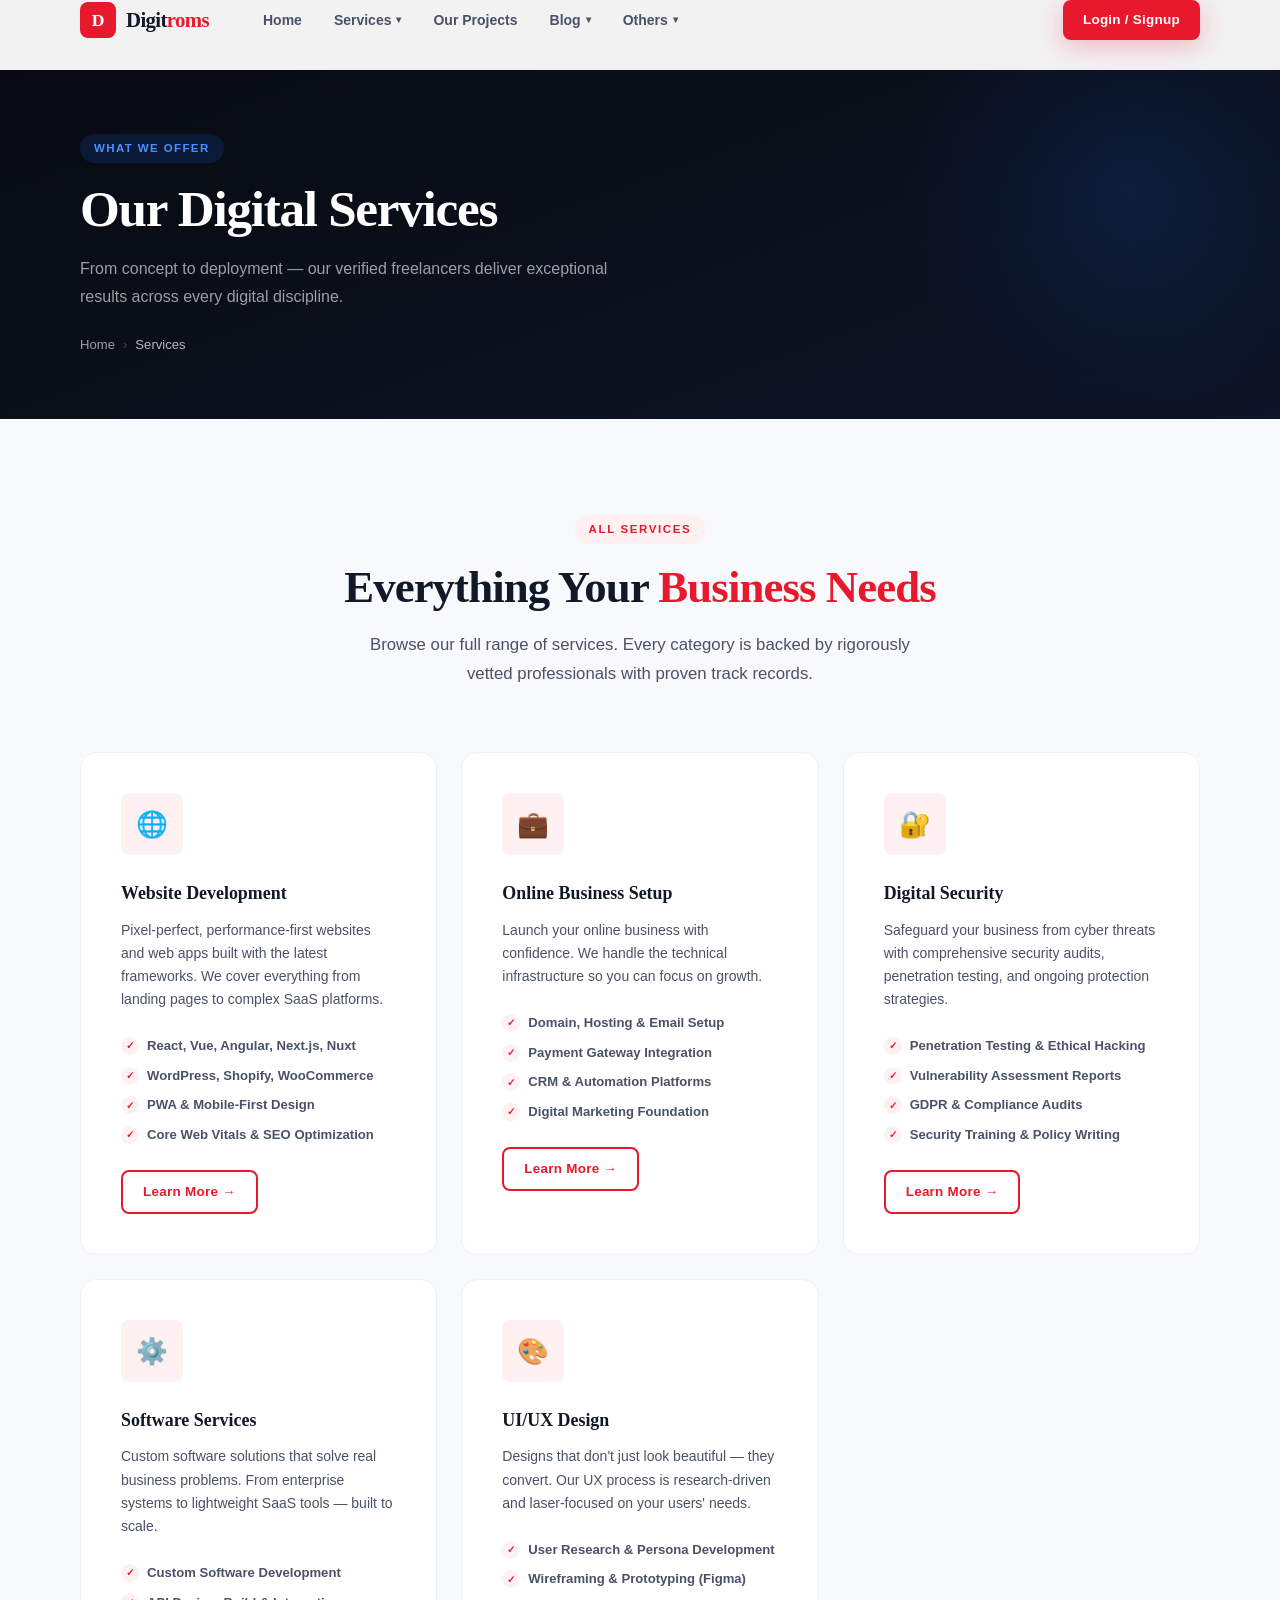
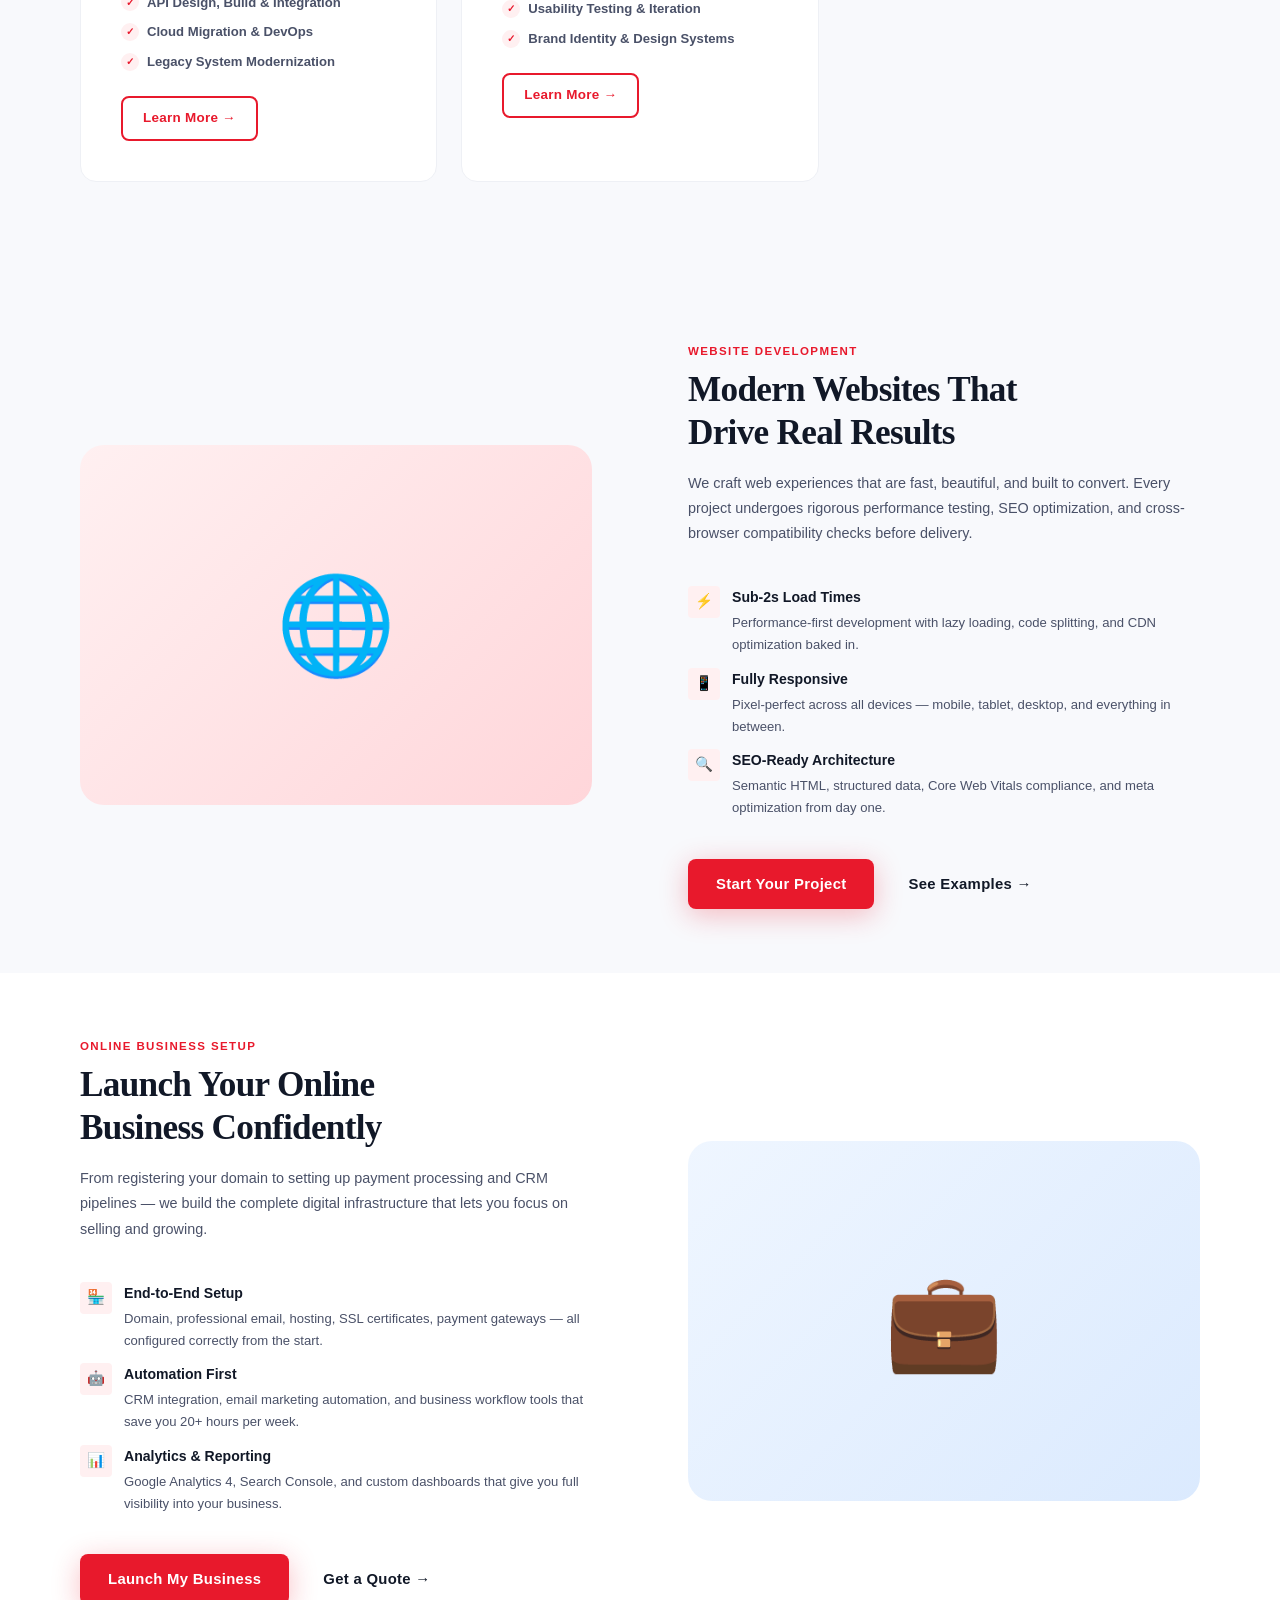
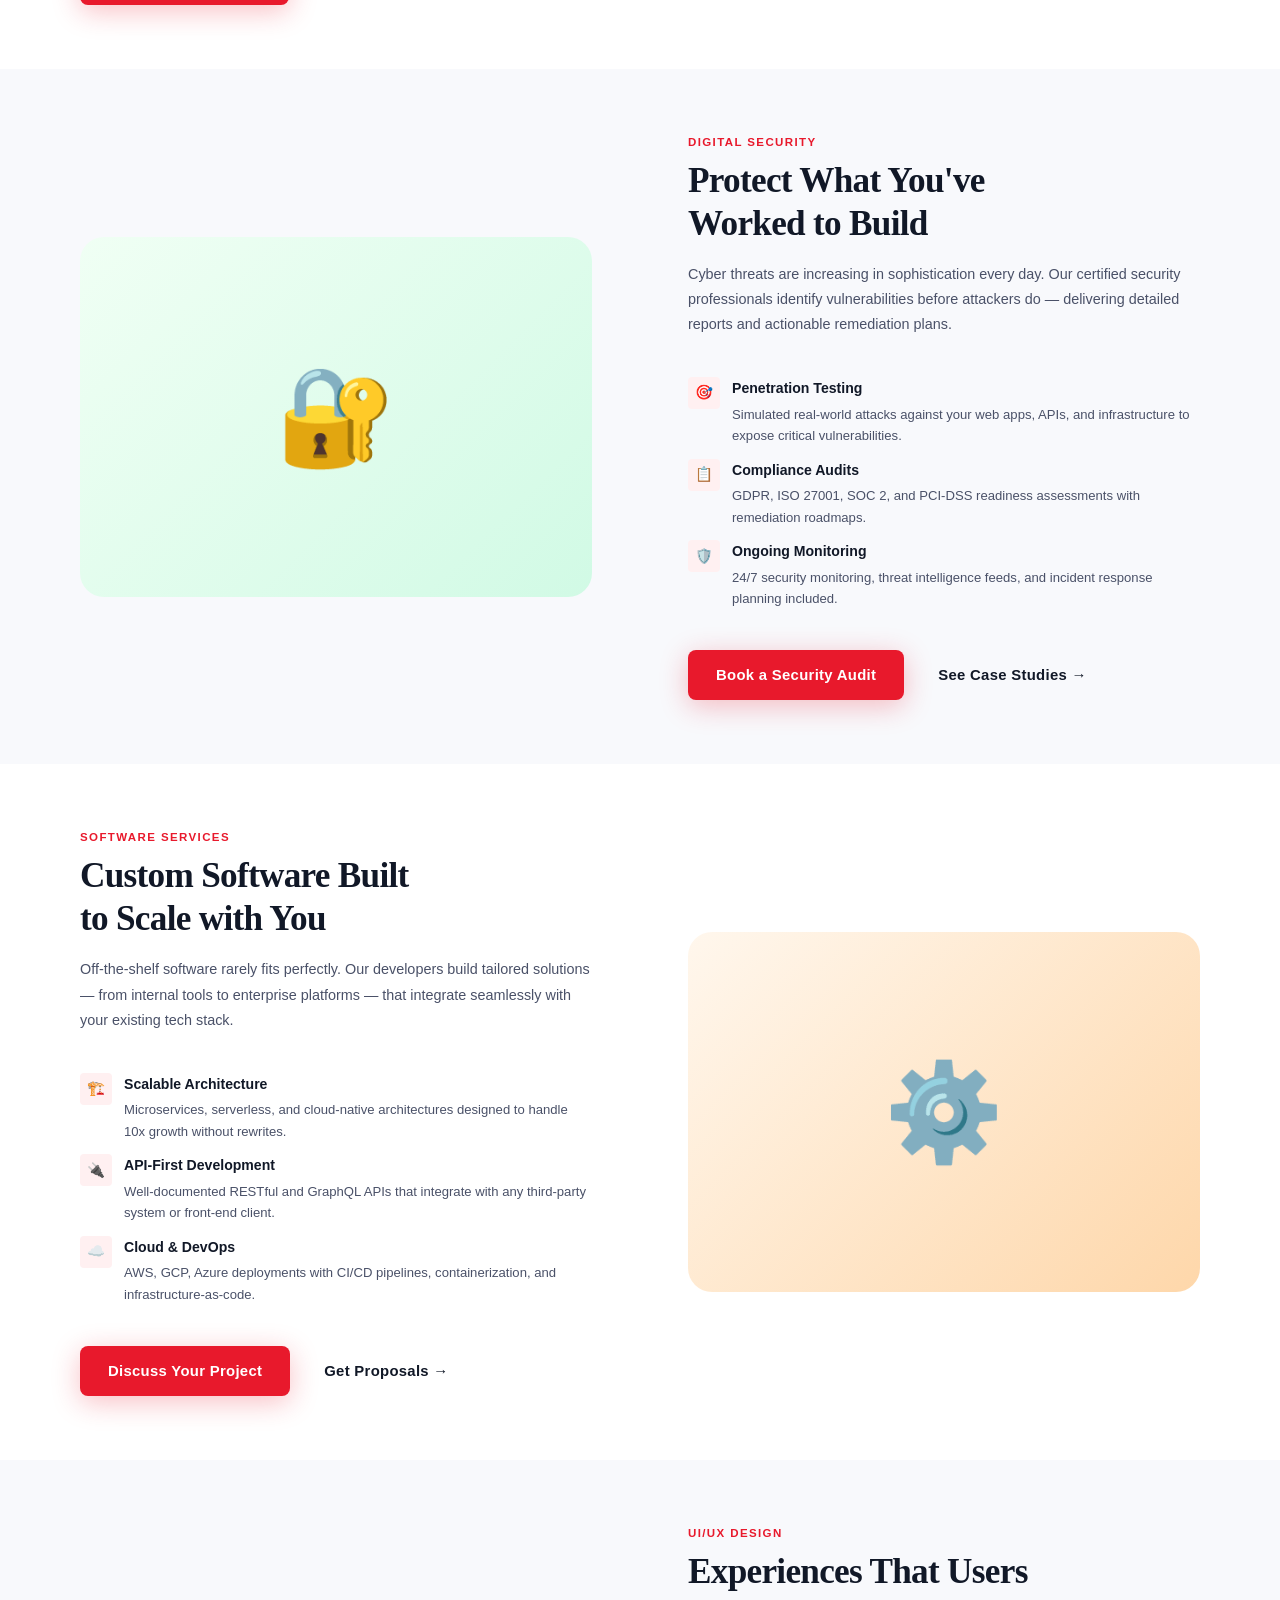
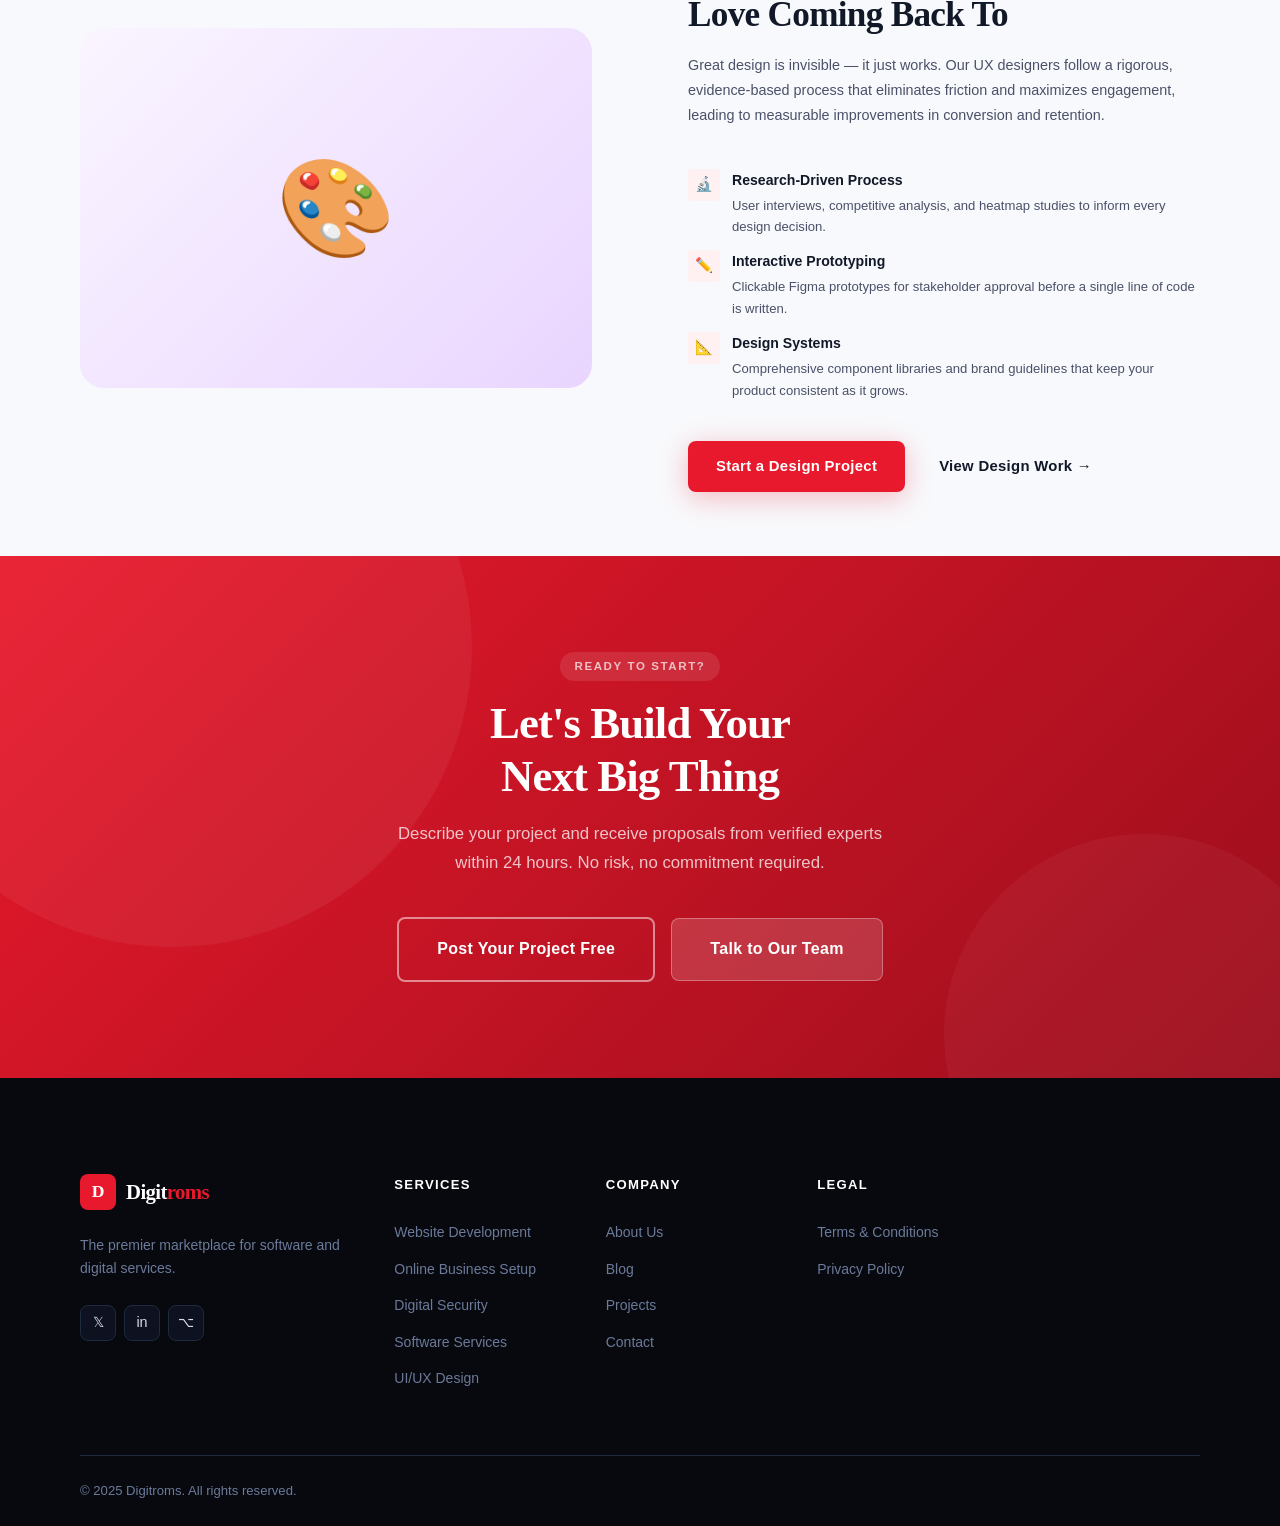
<file: services.html>
<!DOCTYPE html>
<html lang="en">
<head>
  <meta charset="UTF-8" />
  <meta name="viewport" content="width=device-width, initial-scale=1.0" />
  <meta name="description" content="Digitroms services — Website Development, Online Business Setup, Digital Security, Software Services, and UI/UX Design." />
  <title>Services — Digitroms</title>
  <link rel="stylesheet" href="css/style.css" />
</head>
<body>

  <!-- NAVBAR -->
  <nav class="navbar" id="navbar">
    <div class="container">
      <div class="nav-inner">
        <a href="index.html" class="logo">
          <div class="logo-icon">D</div>
          <span class="logo-text">Digit<span>roms</span></span>
        </a>
        <ul class="nav-menu" id="navMenu">
          <li class="nav-item"><a href="index.html" class="nav-link" data-page="index.html">Home</a></li>
          <li class="nav-item has-dropdown">
            <a href="services.html" class="nav-link active" data-page="services.html">Services <span class="caret">▾</span></a>
            <ul class="nav-dropdown">
              <li><a href="#web"      class="dropdown-item"><span class="icon">🌐</span> Website Development</a></li>
              <li><a href="#business" class="dropdown-item"><span class="icon">💼</span> Online Business Setup</a></li>
              <li><a href="#security" class="dropdown-item"><span class="icon">🔐</span> Digital Security</a></li>
              <li><a href="#software" class="dropdown-item"><span class="icon">⚙️</span> Software Services</a></li>
              <li><a href="#uiux"     class="dropdown-item"><span class="icon">🎨</span> UI/UX Design</a></li>
            </ul>
          </li>
          <li class="nav-item"><a href="projects.html" class="nav-link" data-page="projects.html">Our Projects</a></li>
          <li class="nav-item has-dropdown">
            <a href="blog.html" class="nav-link" data-page="blog.html">Blog <span class="caret">▾</span></a>
            <ul class="nav-dropdown">
              <li><a href="blog.html" class="dropdown-item"><span class="icon">📝</span> All Articles</a></li>
            </ul>
          </li>
          <li class="nav-item has-dropdown">
            <a href="#" class="nav-link">Others <span class="caret">▾</span></a>
            <ul class="nav-dropdown">
              <li><a href="about.html"   class="dropdown-item"><span class="icon">🏢</span> About Us</a></li>
              <li><a href="contact.html" class="dropdown-item"><span class="icon">📩</span> Contact Us</a></li>
              <li><a href="join.html"    class="dropdown-item"><span class="icon">🚀</span> Join Digitroms</a></li>
              <li><a href="terms.html"   class="dropdown-item"><span class="icon">📄</span> Terms & Conditions</a></li>
              <li><a href="privacy.html" class="dropdown-item"><span class="icon">🔒</span> Privacy Policy</a></li>
            </ul>
          </li>
          <li class="nav-item nav-actions" style="display:none;"><a href="login.html" class="btn btn--primary btn--sm">Login / Signup</a></li>
        </ul>
        <div class="nav-actions"><a href="login.html" class="btn btn--primary btn--sm">Login / Signup</a></div>
        <button class="hamburger" id="hamburger" aria-label="Toggle menu"><span></span><span></span><span></span></button>
      </div>
    </div>
  </nav>

  <!-- PAGE HEADER -->
  <div class="page-header">
    <div class="container">
      <div class="page-header-content">
        <div class="page-header-tag">What We Offer</div>
        <h1 class="page-header-title">Our Digital Services</h1>
        <p class="page-header-sub">From concept to deployment — our verified freelancers deliver exceptional results across every digital discipline.</p>
        <nav class="breadcrumb">
          <a href="index.html">Home</a>
          <span class="sep">›</span>
          <span class="current">Services</span>
        </nav>
      </div>
    </div>
  </div>

  <!-- SERVICES OVERVIEW CARDS -->
  <section class="section" style="background:var(--off-white);">
    <div class="container">
      <div class="text-center" data-animate>
        <span class="section-tag section-tag--red">All Services</span>
        <h2 class="section-title section-title--red-accent">Everything Your <em>Business Needs</em></h2>
        <p class="section-sub section-sub--center">Browse our full range of services. Every category is backed by rigorously vetted professionals with proven track records.</p>
      </div>
      <div class="services-grid" style="margin-top:var(--space-2xl);">
        <div class="service-card" data-animate data-delay="1">
          <div class="service-icon">🌐</div>
          <h3>Website Development</h3>
          <p>Pixel-perfect, performance-first websites and web apps built with the latest frameworks. We cover everything from landing pages to complex SaaS platforms.</p>
          <div class="service-features">
            <div class="service-feature">React, Vue, Angular, Next.js, Nuxt</div>
            <div class="service-feature">WordPress, Shopify, WooCommerce</div>
            <div class="service-feature">PWA & Mobile-First Design</div>
            <div class="service-feature">Core Web Vitals & SEO Optimization</div>
          </div>
          <a href="#web" class="btn btn--outline-red btn--sm" style="margin-top:var(--space-lg);">Learn More →</a>
        </div>
        <div class="service-card" data-animate data-delay="2">
          <div class="service-icon">💼</div>
          <h3>Online Business Setup</h3>
          <p>Launch your online business with confidence. We handle the technical infrastructure so you can focus on growth.</p>
          <div class="service-features">
            <div class="service-feature">Domain, Hosting & Email Setup</div>
            <div class="service-feature">Payment Gateway Integration</div>
            <div class="service-feature">CRM & Automation Platforms</div>
            <div class="service-feature">Digital Marketing Foundation</div>
          </div>
          <a href="#business" class="btn btn--outline-red btn--sm" style="margin-top:var(--space-lg);">Learn More →</a>
        </div>
        <div class="service-card" data-animate data-delay="3">
          <div class="service-icon">🔐</div>
          <h3>Digital Security</h3>
          <p>Safeguard your business from cyber threats with comprehensive security audits, penetration testing, and ongoing protection strategies.</p>
          <div class="service-features">
            <div class="service-feature">Penetration Testing & Ethical Hacking</div>
            <div class="service-feature">Vulnerability Assessment Reports</div>
            <div class="service-feature">GDPR & Compliance Audits</div>
            <div class="service-feature">Security Training & Policy Writing</div>
          </div>
          <a href="#security" class="btn btn--outline-red btn--sm" style="margin-top:var(--space-lg);">Learn More →</a>
        </div>
        <div class="service-card" data-animate data-delay="1">
          <div class="service-icon">⚙️</div>
          <h3>Software Services</h3>
          <p>Custom software solutions that solve real business problems. From enterprise systems to lightweight SaaS tools — built to scale.</p>
          <div class="service-features">
            <div class="service-feature">Custom Software Development</div>
            <div class="service-feature">API Design, Build & Integration</div>
            <div class="service-feature">Cloud Migration & DevOps</div>
            <div class="service-feature">Legacy System Modernization</div>
          </div>
          <a href="#software" class="btn btn--outline-red btn--sm" style="margin-top:var(--space-lg);">Learn More →</a>
        </div>
        <div class="service-card" data-animate data-delay="2">
          <div class="service-icon">🎨</div>
          <h3>UI/UX Design</h3>
          <p>Designs that don't just look beautiful — they convert. Our UX process is research-driven and laser-focused on your users' needs.</p>
          <div class="service-features">
            <div class="service-feature">User Research & Persona Development</div>
            <div class="service-feature">Wireframing & Prototyping (Figma)</div>
            <div class="service-feature">Usability Testing & Iteration</div>
            <div class="service-feature">Brand Identity & Design Systems</div>
          </div>
          <a href="#uiux" class="btn btn--outline-red btn--sm" style="margin-top:var(--space-lg);">Learn More →</a>
        </div>
      </div>
    </div>
  </section>

  <!-- ── WEBSITE DEVELOPMENT DETAIL ── -->
  <section class="service-detail-section" id="web">
    <div class="container">
      <div class="service-detail-inner">
        <div class="service-detail-visual service-detail-visual--web" data-animate>🌐</div>
        <div data-animate>
          <div class="service-detail-tag">Website Development</div>
          <h2 class="service-detail-title">Modern Websites That<br>Drive Real Results</h2>
          <p class="service-detail-desc">We craft web experiences that are fast, beautiful, and built to convert. Every project undergoes rigorous performance testing, SEO optimization, and cross-browser compatibility checks before delivery.</p>
          <div class="service-benefit-list">
            <div class="service-benefit">
              <div class="benefit-icon">⚡</div>
              <div>
                <h4>Sub-2s Load Times</h4>
                <p>Performance-first development with lazy loading, code splitting, and CDN optimization baked in.</p>
              </div>
            </div>
            <div class="service-benefit">
              <div class="benefit-icon">📱</div>
              <div>
                <h4>Fully Responsive</h4>
                <p>Pixel-perfect across all devices — mobile, tablet, desktop, and everything in between.</p>
              </div>
            </div>
            <div class="service-benefit">
              <div class="benefit-icon">🔍</div>
              <div>
                <h4>SEO-Ready Architecture</h4>
                <p>Semantic HTML, structured data, Core Web Vitals compliance, and meta optimization from day one.</p>
              </div>
            </div>
          </div>
          <div class="btn-group" style="margin-top:var(--space-xl);">
            <a href="contact.html" class="btn btn--primary">Start Your Project</a>
            <a href="projects.html" class="btn btn--ghost">See Examples →</a>
          </div>
        </div>
      </div>
    </div>
  </section>

  <!-- ── ONLINE BUSINESS SETUP DETAIL ── -->
  <section class="service-detail-section" id="business">
    <div class="container">
      <div class="service-detail-inner reverse">
        <div class="service-detail-visual service-detail-visual--biz" data-animate>💼</div>
        <div data-animate>
          <div class="service-detail-tag">Online Business Setup</div>
          <h2 class="service-detail-title">Launch Your Online<br>Business Confidently</h2>
          <p class="service-detail-desc">From registering your domain to setting up payment processing and CRM pipelines — we build the complete digital infrastructure that lets you focus on selling and growing.</p>
          <div class="service-benefit-list">
            <div class="service-benefit">
              <div class="benefit-icon">🏪</div>
              <div>
                <h4>End-to-End Setup</h4>
                <p>Domain, professional email, hosting, SSL certificates, payment gateways — all configured correctly from the start.</p>
              </div>
            </div>
            <div class="service-benefit">
              <div class="benefit-icon">🤖</div>
              <div>
                <h4>Automation First</h4>
                <p>CRM integration, email marketing automation, and business workflow tools that save you 20+ hours per week.</p>
              </div>
            </div>
            <div class="service-benefit">
              <div class="benefit-icon">📊</div>
              <div>
                <h4>Analytics & Reporting</h4>
                <p>Google Analytics 4, Search Console, and custom dashboards that give you full visibility into your business.</p>
              </div>
            </div>
          </div>
          <div class="btn-group" style="margin-top:var(--space-xl);">
            <a href="contact.html" class="btn btn--primary">Launch My Business</a>
            <a href="join.html" class="btn btn--ghost">Get a Quote →</a>
          </div>
        </div>
      </div>
    </div>
  </section>

  <!-- ── DIGITAL SECURITY DETAIL ── -->
  <section class="service-detail-section" id="security">
    <div class="container">
      <div class="service-detail-inner">
        <div class="service-detail-visual service-detail-visual--sec" data-animate>🔐</div>
        <div data-animate>
          <div class="service-detail-tag">Digital Security</div>
          <h2 class="service-detail-title">Protect What You've<br>Worked to Build</h2>
          <p class="service-detail-desc">Cyber threats are increasing in sophistication every day. Our certified security professionals identify vulnerabilities before attackers do — delivering detailed reports and actionable remediation plans.</p>
          <div class="service-benefit-list">
            <div class="service-benefit">
              <div class="benefit-icon">🎯</div>
              <div>
                <h4>Penetration Testing</h4>
                <p>Simulated real-world attacks against your web apps, APIs, and infrastructure to expose critical vulnerabilities.</p>
              </div>
            </div>
            <div class="service-benefit">
              <div class="benefit-icon">📋</div>
              <div>
                <h4>Compliance Audits</h4>
                <p>GDPR, ISO 27001, SOC 2, and PCI-DSS readiness assessments with remediation roadmaps.</p>
              </div>
            </div>
            <div class="service-benefit">
              <div class="benefit-icon">🛡️</div>
              <div>
                <h4>Ongoing Monitoring</h4>
                <p>24/7 security monitoring, threat intelligence feeds, and incident response planning included.</p>
              </div>
            </div>
          </div>
          <div class="btn-group" style="margin-top:var(--space-xl);">
            <a href="contact.html" class="btn btn--primary">Book a Security Audit</a>
            <a href="projects.html" class="btn btn--ghost">See Case Studies →</a>
          </div>
        </div>
      </div>
    </div>
  </section>

  <!-- ── SOFTWARE SERVICES DETAIL ── -->
  <section class="service-detail-section" id="software">
    <div class="container">
      <div class="service-detail-inner reverse">
        <div class="service-detail-visual service-detail-visual--software" data-animate>⚙️</div>
        <div data-animate>
          <div class="service-detail-tag">Software Services</div>
          <h2 class="service-detail-title">Custom Software Built<br>to Scale with You</h2>
          <p class="service-detail-desc">Off-the-shelf software rarely fits perfectly. Our developers build tailored solutions — from internal tools to enterprise platforms — that integrate seamlessly with your existing tech stack.</p>
          <div class="service-benefit-list">
            <div class="service-benefit">
              <div class="benefit-icon">🏗️</div>
              <div>
                <h4>Scalable Architecture</h4>
                <p>Microservices, serverless, and cloud-native architectures designed to handle 10x growth without rewrites.</p>
              </div>
            </div>
            <div class="service-benefit">
              <div class="benefit-icon">🔌</div>
              <div>
                <h4>API-First Development</h4>
                <p>Well-documented RESTful and GraphQL APIs that integrate with any third-party system or front-end client.</p>
              </div>
            </div>
            <div class="service-benefit">
              <div class="benefit-icon">☁️</div>
              <div>
                <h4>Cloud & DevOps</h4>
                <p>AWS, GCP, Azure deployments with CI/CD pipelines, containerization, and infrastructure-as-code.</p>
              </div>
            </div>
          </div>
          <div class="btn-group" style="margin-top:var(--space-xl);">
            <a href="contact.html" class="btn btn--primary">Discuss Your Project</a>
            <a href="join.html" class="btn btn--ghost">Get Proposals →</a>
          </div>
        </div>
      </div>
    </div>
  </section>

  <!-- ── UI/UX DESIGN DETAIL ── -->
  <section class="service-detail-section" id="uiux">
    <div class="container">
      <div class="service-detail-inner">
        <div class="service-detail-visual service-detail-visual--uiux" data-animate>🎨</div>
        <div data-animate>
          <div class="service-detail-tag">UI/UX Design</div>
          <h2 class="service-detail-title">Experiences That Users<br>Love Coming Back To</h2>
          <p class="service-detail-desc">Great design is invisible — it just works. Our UX designers follow a rigorous, evidence-based process that eliminates friction and maximizes engagement, leading to measurable improvements in conversion and retention.</p>
          <div class="service-benefit-list">
            <div class="service-benefit">
              <div class="benefit-icon">🔬</div>
              <div>
                <h4>Research-Driven Process</h4>
                <p>User interviews, competitive analysis, and heatmap studies to inform every design decision.</p>
              </div>
            </div>
            <div class="service-benefit">
              <div class="benefit-icon">✏️</div>
              <div>
                <h4>Interactive Prototyping</h4>
                <p>Clickable Figma prototypes for stakeholder approval before a single line of code is written.</p>
              </div>
            </div>
            <div class="service-benefit">
              <div class="benefit-icon">📐</div>
              <div>
                <h4>Design Systems</h4>
                <p>Comprehensive component libraries and brand guidelines that keep your product consistent as it grows.</p>
              </div>
            </div>
          </div>
          <div class="btn-group" style="margin-top:var(--space-xl);">
            <a href="contact.html" class="btn btn--primary">Start a Design Project</a>
            <a href="projects.html" class="btn btn--ghost">View Design Work →</a>
          </div>
        </div>
      </div>
    </div>
  </section>

  <!-- CTA -->
  <section class="section cta-section">
    <div class="container cta-content">
      <span class="section-tag section-tag--light" data-animate>Ready to Start?</span>
      <h2 class="cta-title" data-animate>Let's Build Your<br>Next Big Thing</h2>
      <p class="cta-sub" data-animate>Describe your project and receive proposals from verified experts within 24 hours. No risk, no commitment required.</p>
      <div class="btn-group" style="justify-content:center;" data-animate>
        <a href="join.html" class="btn btn--outline-white btn--lg">Post Your Project Free</a>
        <a href="contact.html" class="btn btn--lg" style="background:rgba(255,255,255,0.15);color:#fff;border:1px solid rgba(255,255,255,0.3);">Talk to Our Team</a>
      </div>
    </div>
  </section>

  <!-- FOOTER -->
  <footer class="footer">
    <div class="container">
      <div class="footer-main">
        <div class="footer-brand">
          <a href="index.html" class="logo"><div class="logo-icon">D</div><span class="logo-text" style="color:var(--white);">Digit<span>roms</span></span></a>
          <p>The premier marketplace for software and digital services.</p>
          <div class="footer-social">
            <a href="#" class="social-link">𝕏</a><a href="#" class="social-link">in</a><a href="#" class="social-link">⌥</a>
          </div>
        </div>
        <div class="footer-col"><h4>Services</h4><ul class="footer-links">
          <li><a href="#web">Website Development</a></li><li><a href="#business">Online Business Setup</a></li>
          <li><a href="#security">Digital Security</a></li><li><a href="#software">Software Services</a></li><li><a href="#uiux">UI/UX Design</a></li>
        </ul></div>
        <div class="footer-col"><h4>Company</h4><ul class="footer-links">
          <li><a href="about.html">About Us</a></li><li><a href="blog.html">Blog</a></li><li><a href="projects.html">Projects</a></li><li><a href="contact.html">Contact</a></li>
        </ul></div>
        <div class="footer-col"><h4>Legal</h4><ul class="footer-links">
          <li><a href="terms.html">Terms & Conditions</a></li><li><a href="privacy.html">Privacy Policy</a></li>
        </ul></div>
      </div>
      <div class="footer-bottom"><span>© 2025 Digitroms. All rights reserved.</span></div>
    </div>
  </footer>

  <button id="backToTop" aria-label="Back to top" style="position:fixed;bottom:24px;right:24px;width:44px;height:44px;border-radius:50%;background:var(--red-primary);color:#fff;border:none;cursor:pointer;font-size:1.1rem;display:grid;place-items:center;box-shadow:var(--shadow-red);opacity:0;transition:opacity 0.3s;z-index:900;">↑</button>
  <script src="js/script.js"></script>
</body>
</html>
</file>
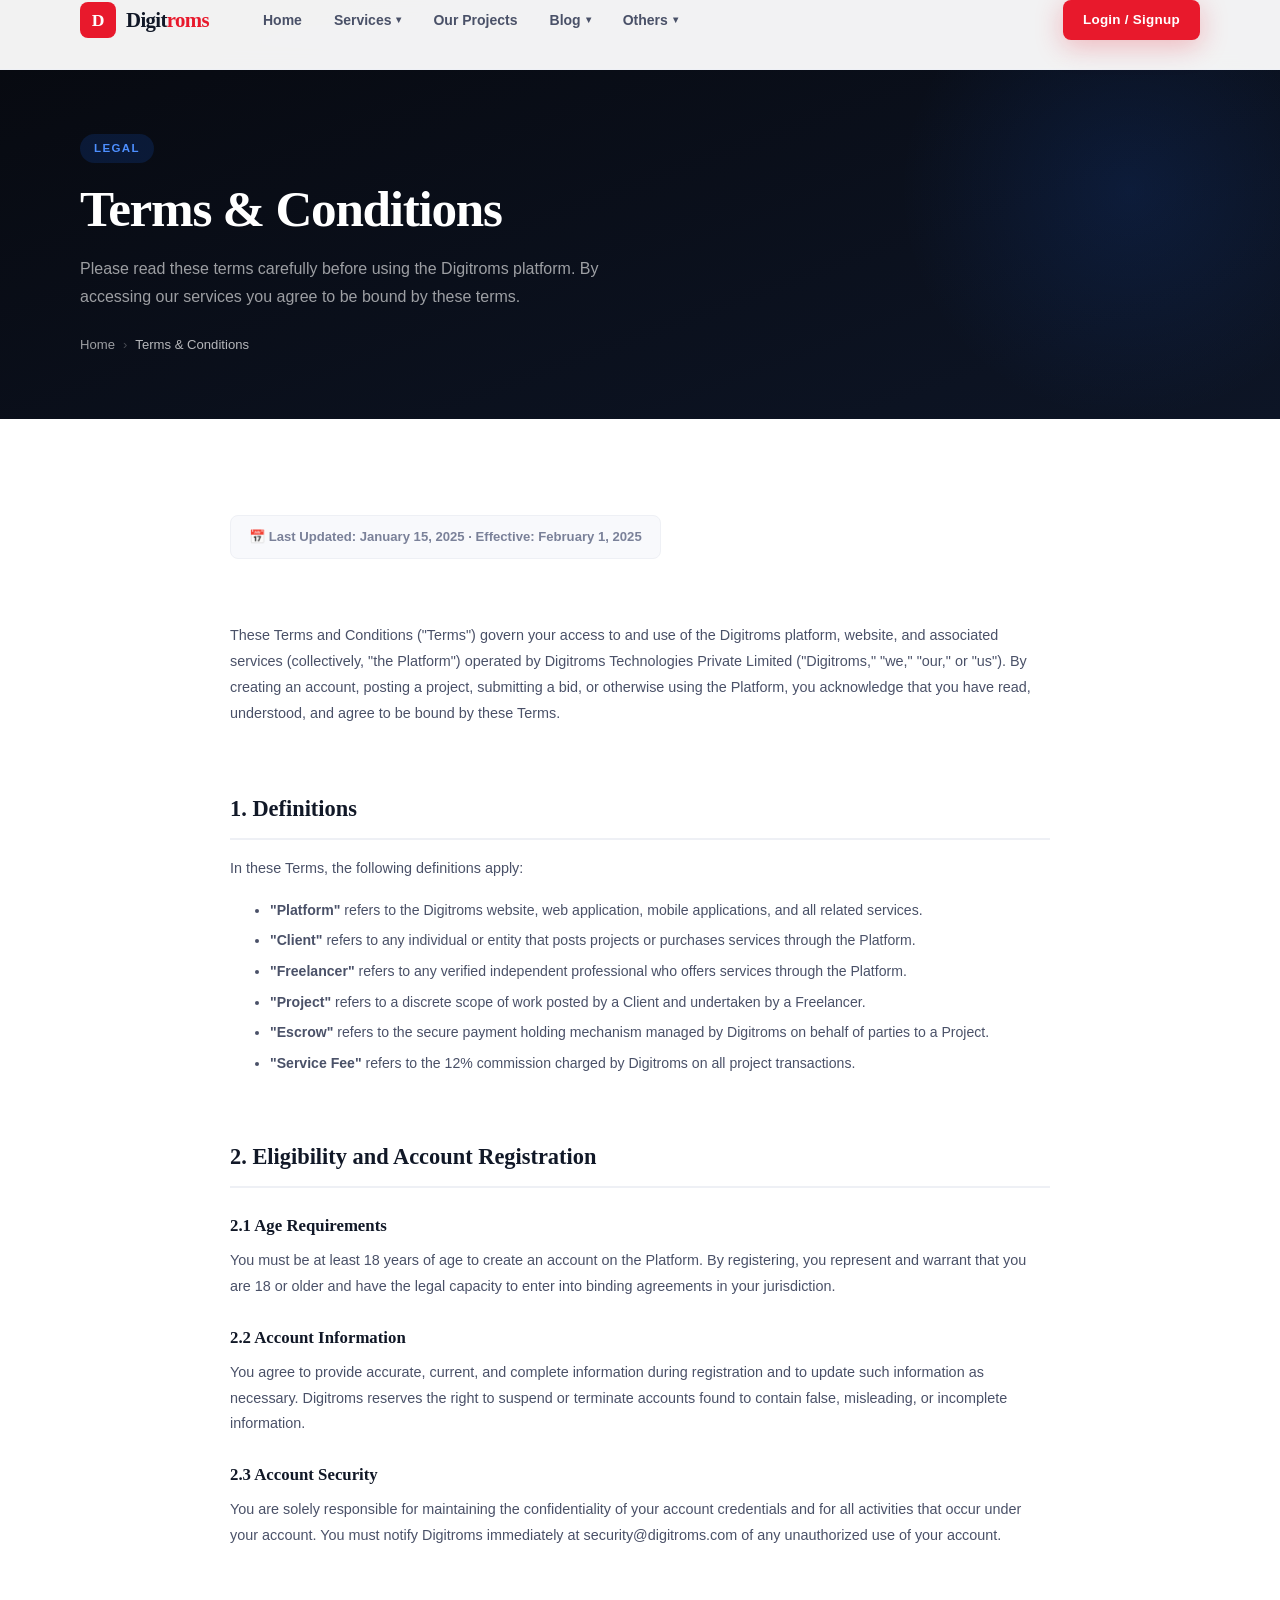
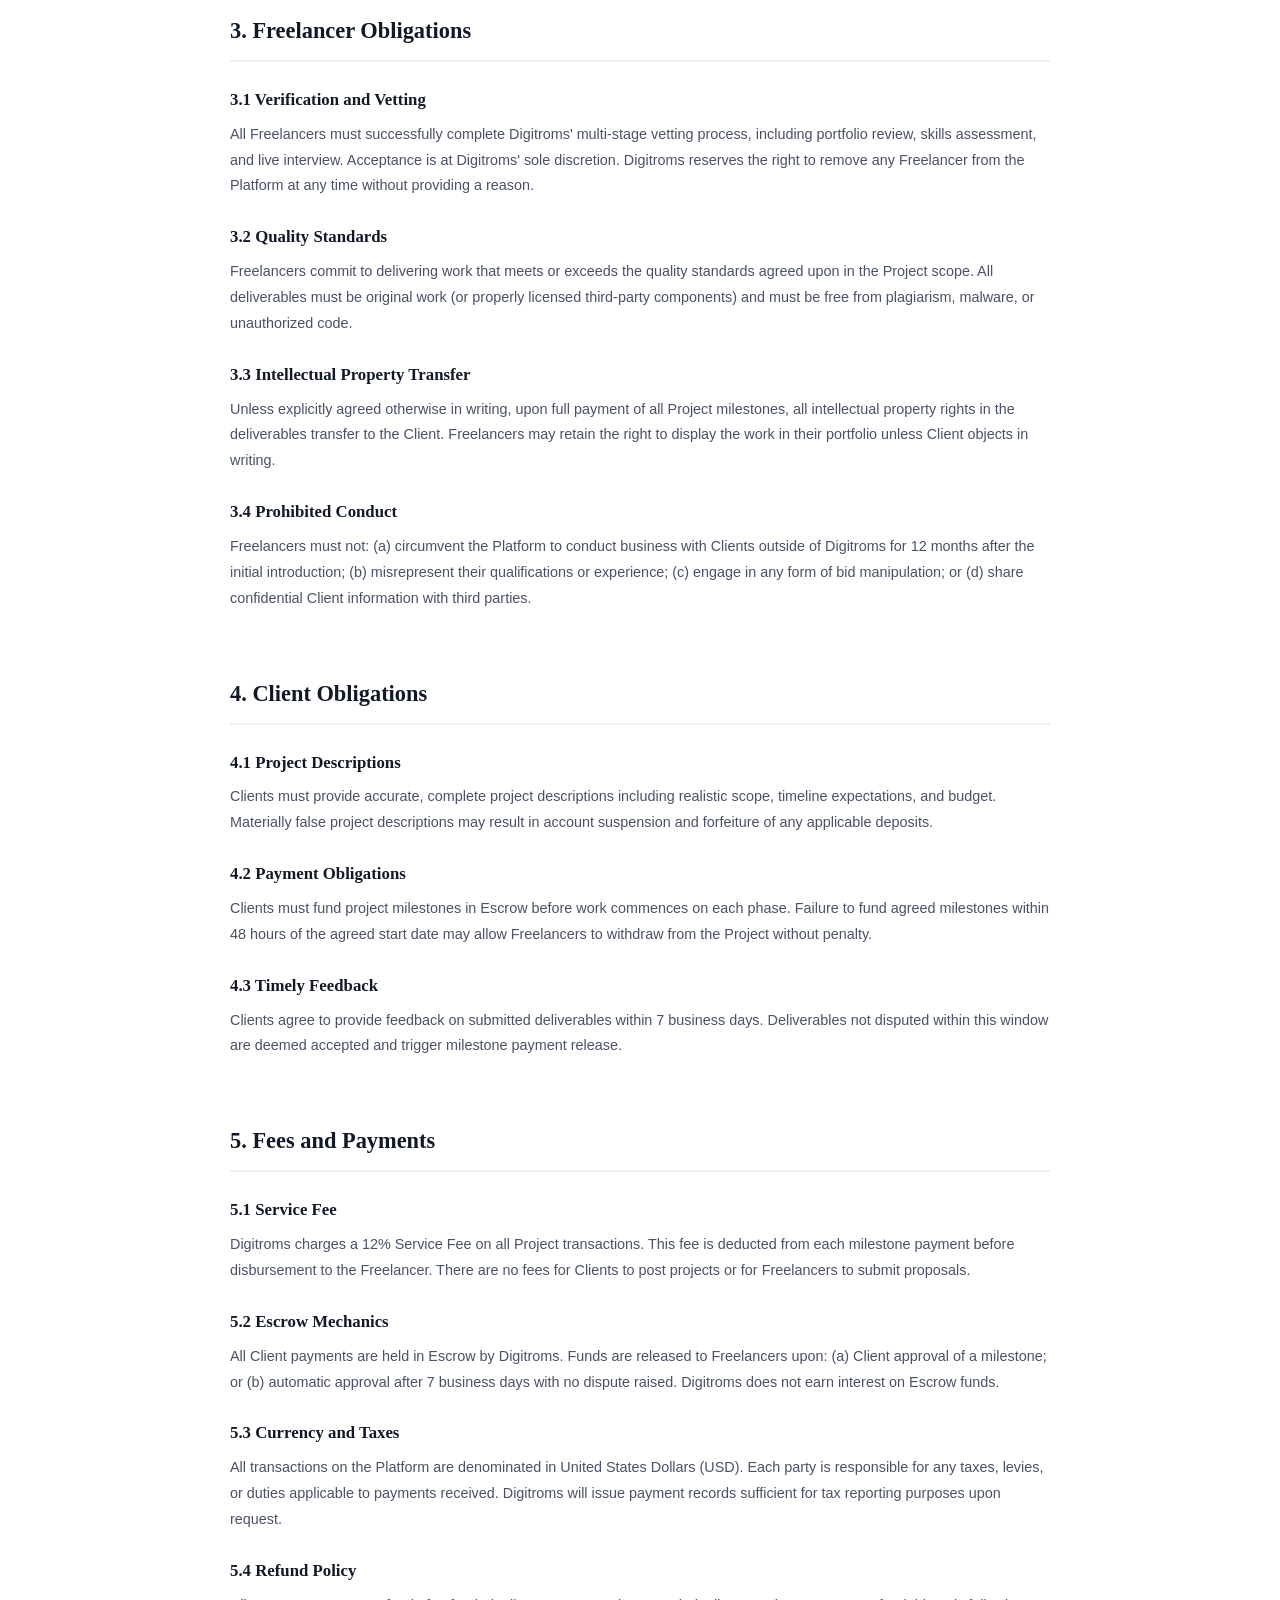
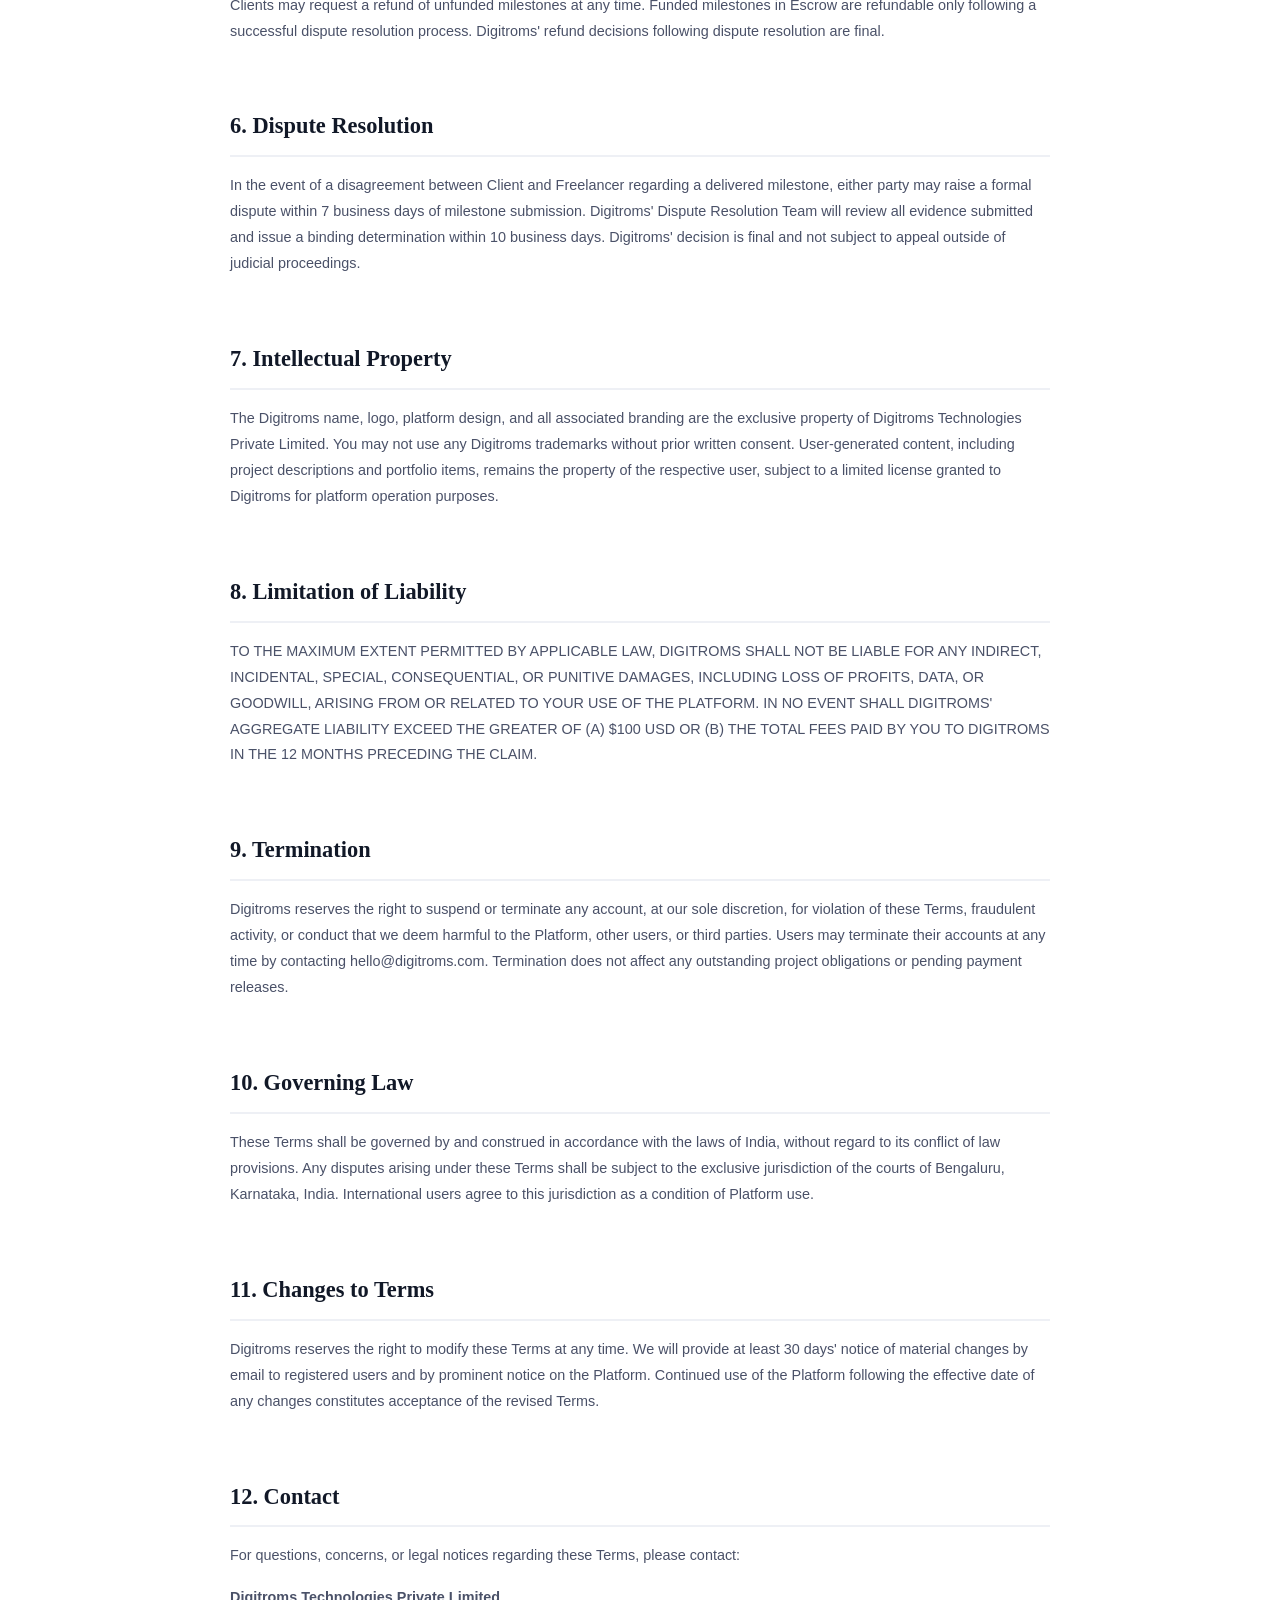
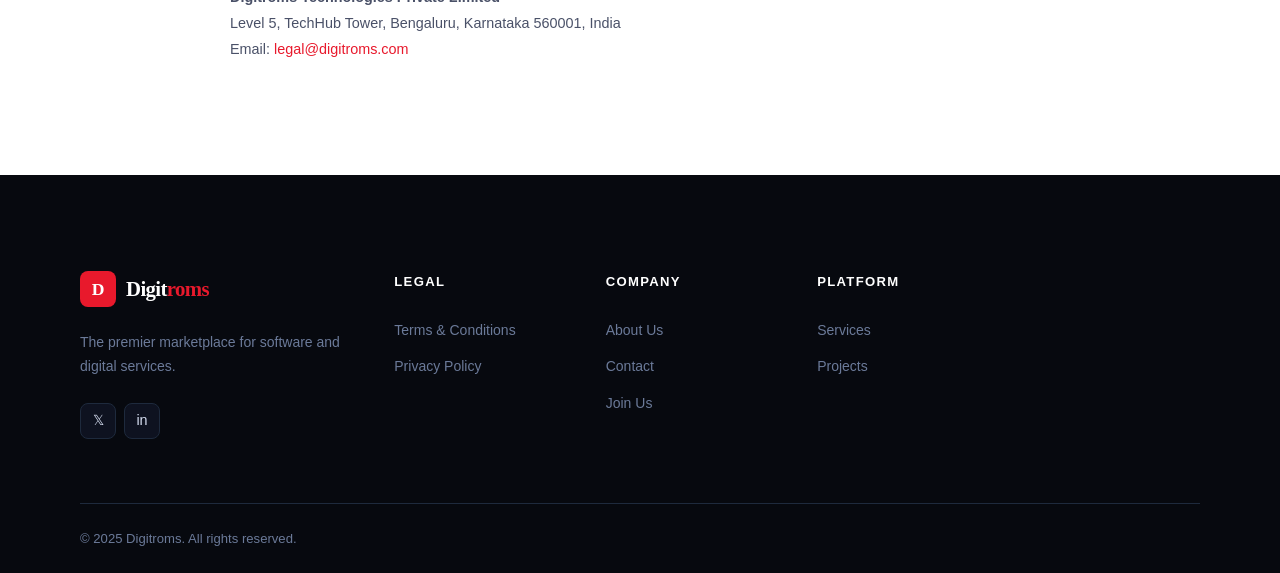
<file: terms.html>
<!DOCTYPE html>
<html lang="en">
<head>
  <meta charset="UTF-8" />
  <meta name="viewport" content="width=device-width, initial-scale=1.0" />
  <meta name="description" content="Digitroms Terms and Conditions — The rules and agreements governing use of our platform." />
  <title>Terms &amp; Conditions — Digitroms</title>
  <link rel="stylesheet" href="css/style.css" />
</head>
<body>

  <!-- NAVBAR -->
  <nav class="navbar" id="navbar">
    <div class="container">
      <div class="nav-inner">
        <a href="index.html" class="logo">
          <div class="logo-icon">D</div>
          <span class="logo-text">Digit<span>roms</span></span>
        </a>
        <ul class="nav-menu" id="navMenu">
          <li class="nav-item"><a href="index.html" class="nav-link" data-page="index.html">Home</a></li>
          <li class="nav-item has-dropdown">
            <a href="services.html" class="nav-link" data-page="services.html">Services <span class="caret">▾</span></a>
            <ul class="nav-dropdown">
              <li><a href="services.html#web"      class="dropdown-item"><span class="icon">🌐</span> Website Development</a></li>
              <li><a href="services.html#business" class="dropdown-item"><span class="icon">💼</span> Online Business Setup</a></li>
              <li><a href="services.html#security" class="dropdown-item"><span class="icon">🔐</span> Digital Security</a></li>
              <li><a href="services.html#software" class="dropdown-item"><span class="icon">⚙️</span> Software Services</a></li>
              <li><a href="services.html#uiux"     class="dropdown-item"><span class="icon">🎨</span> UI/UX Design</a></li>
            </ul>
          </li>
          <li class="nav-item"><a href="projects.html" class="nav-link" data-page="projects.html">Our Projects</a></li>
          <li class="nav-item has-dropdown">
            <a href="blog.html" class="nav-link" data-page="blog.html">Blog <span class="caret">▾</span></a>
            <ul class="nav-dropdown"><li><a href="blog.html" class="dropdown-item"><span class="icon">📝</span> All Articles</a></li></ul>
          </li>
          <li class="nav-item has-dropdown">
            <a href="#" class="nav-link">Others <span class="caret">▾</span></a>
            <ul class="nav-dropdown">
              <li><a href="about.html"   class="dropdown-item"><span class="icon">🏢</span> About Us</a></li>
              <li><a href="contact.html" class="dropdown-item"><span class="icon">📩</span> Contact Us</a></li>
              <li><a href="join.html"    class="dropdown-item"><span class="icon">🚀</span> Join Digitroms</a></li>
              <li><a href="terms.html"   class="dropdown-item"><span class="icon">📄</span> Terms & Conditions</a></li>
              <li><a href="privacy.html" class="dropdown-item"><span class="icon">🔒</span> Privacy Policy</a></li>
            </ul>
          </li>
          <li class="nav-item nav-actions" style="display:none;"><a href="login.html" class="btn btn--primary btn--sm">Login / Signup</a></li>
        </ul>
        <div class="nav-actions"><a href="login.html" class="btn btn--primary btn--sm">Login / Signup</a></div>
        <button class="hamburger" id="hamburger" aria-label="Toggle menu"><span></span><span></span><span></span></button>
      </div>
    </div>
  </nav>

  <!-- PAGE HEADER -->
  <div class="page-header">
    <div class="container">
      <div class="page-header-content">
        <div class="page-header-tag">Legal</div>
        <h1 class="page-header-title">Terms &amp; Conditions</h1>
        <p class="page-header-sub">Please read these terms carefully before using the Digitroms platform. By accessing our services you agree to be bound by these terms.</p>
        <nav class="breadcrumb">
          <a href="index.html">Home</a>
          <span class="sep">›</span>
          <span class="current">Terms &amp; Conditions</span>
        </nav>
      </div>
    </div>
  </div>

  <!-- CONTENT -->
  <section class="section">
    <div class="container">
      <div class="legal-content">

        <div class="legal-update">
          📅 Last Updated: January 15, 2025 · Effective: February 1, 2025
        </div>

        <p>These Terms and Conditions ("Terms") govern your access to and use of the Digitroms platform, website, and associated services (collectively, "the Platform") operated by Digitroms Technologies Private Limited ("Digitroms," "we," "our," or "us"). By creating an account, posting a project, submitting a bid, or otherwise using the Platform, you acknowledge that you have read, understood, and agree to be bound by these Terms.</p>

        <h2>1. Definitions</h2>
        <p>In these Terms, the following definitions apply:</p>
        <ul>
          <li><strong>"Platform"</strong> refers to the Digitroms website, web application, mobile applications, and all related services.</li>
          <li><strong>"Client"</strong> refers to any individual or entity that posts projects or purchases services through the Platform.</li>
          <li><strong>"Freelancer"</strong> refers to any verified independent professional who offers services through the Platform.</li>
          <li><strong>"Project"</strong> refers to a discrete scope of work posted by a Client and undertaken by a Freelancer.</li>
          <li><strong>"Escrow"</strong> refers to the secure payment holding mechanism managed by Digitroms on behalf of parties to a Project.</li>
          <li><strong>"Service Fee"</strong> refers to the 12% commission charged by Digitroms on all project transactions.</li>
        </ul>

        <h2>2. Eligibility and Account Registration</h2>
        <h3>2.1 Age Requirements</h3>
        <p>You must be at least 18 years of age to create an account on the Platform. By registering, you represent and warrant that you are 18 or older and have the legal capacity to enter into binding agreements in your jurisdiction.</p>

        <h3>2.2 Account Information</h3>
        <p>You agree to provide accurate, current, and complete information during registration and to update such information as necessary. Digitroms reserves the right to suspend or terminate accounts found to contain false, misleading, or incomplete information.</p>

        <h3>2.3 Account Security</h3>
        <p>You are solely responsible for maintaining the confidentiality of your account credentials and for all activities that occur under your account. You must notify Digitroms immediately at <a href="mailto:security@digitroms.com">security@digitroms.com</a> of any unauthorized use of your account.</p>

        <h2>3. Freelancer Obligations</h2>
        <h3>3.1 Verification and Vetting</h3>
        <p>All Freelancers must successfully complete Digitroms' multi-stage vetting process, including portfolio review, skills assessment, and live interview. Acceptance is at Digitroms' sole discretion. Digitroms reserves the right to remove any Freelancer from the Platform at any time without providing a reason.</p>

        <h3>3.2 Quality Standards</h3>
        <p>Freelancers commit to delivering work that meets or exceeds the quality standards agreed upon in the Project scope. All deliverables must be original work (or properly licensed third-party components) and must be free from plagiarism, malware, or unauthorized code.</p>

        <h3>3.3 Intellectual Property Transfer</h3>
        <p>Unless explicitly agreed otherwise in writing, upon full payment of all Project milestones, all intellectual property rights in the deliverables transfer to the Client. Freelancers may retain the right to display the work in their portfolio unless Client objects in writing.</p>

        <h3>3.4 Prohibited Conduct</h3>
        <p>Freelancers must not: (a) circumvent the Platform to conduct business with Clients outside of Digitroms for 12 months after the initial introduction; (b) misrepresent their qualifications or experience; (c) engage in any form of bid manipulation; or (d) share confidential Client information with third parties.</p>

        <h2>4. Client Obligations</h2>
        <h3>4.1 Project Descriptions</h3>
        <p>Clients must provide accurate, complete project descriptions including realistic scope, timeline expectations, and budget. Materially false project descriptions may result in account suspension and forfeiture of any applicable deposits.</p>

        <h3>4.2 Payment Obligations</h3>
        <p>Clients must fund project milestones in Escrow before work commences on each phase. Failure to fund agreed milestones within 48 hours of the agreed start date may allow Freelancers to withdraw from the Project without penalty.</p>

        <h3>4.3 Timely Feedback</h3>
        <p>Clients agree to provide feedback on submitted deliverables within 7 business days. Deliverables not disputed within this window are deemed accepted and trigger milestone payment release.</p>

        <h2>5. Fees and Payments</h2>
        <h3>5.1 Service Fee</h3>
        <p>Digitroms charges a 12% Service Fee on all Project transactions. This fee is deducted from each milestone payment before disbursement to the Freelancer. There are no fees for Clients to post projects or for Freelancers to submit proposals.</p>

        <h3>5.2 Escrow Mechanics</h3>
        <p>All Client payments are held in Escrow by Digitroms. Funds are released to Freelancers upon: (a) Client approval of a milestone; or (b) automatic approval after 7 business days with no dispute raised. Digitroms does not earn interest on Escrow funds.</p>

        <h3>5.3 Currency and Taxes</h3>
        <p>All transactions on the Platform are denominated in United States Dollars (USD). Each party is responsible for any taxes, levies, or duties applicable to payments received. Digitroms will issue payment records sufficient for tax reporting purposes upon request.</p>

        <h3>5.4 Refund Policy</h3>
        <p>Clients may request a refund of unfunded milestones at any time. Funded milestones in Escrow are refundable only following a successful dispute resolution process. Digitroms' refund decisions following dispute resolution are final.</p>

        <h2>6. Dispute Resolution</h2>
        <p>In the event of a disagreement between Client and Freelancer regarding a delivered milestone, either party may raise a formal dispute within 7 business days of milestone submission. Digitroms' Dispute Resolution Team will review all evidence submitted and issue a binding determination within 10 business days. Digitroms' decision is final and not subject to appeal outside of judicial proceedings.</p>

        <h2>7. Intellectual Property</h2>
        <p>The Digitroms name, logo, platform design, and all associated branding are the exclusive property of Digitroms Technologies Private Limited. You may not use any Digitroms trademarks without prior written consent. User-generated content, including project descriptions and portfolio items, remains the property of the respective user, subject to a limited license granted to Digitroms for platform operation purposes.</p>

        <h2>8. Limitation of Liability</h2>
        <p>TO THE MAXIMUM EXTENT PERMITTED BY APPLICABLE LAW, DIGITROMS SHALL NOT BE LIABLE FOR ANY INDIRECT, INCIDENTAL, SPECIAL, CONSEQUENTIAL, OR PUNITIVE DAMAGES, INCLUDING LOSS OF PROFITS, DATA, OR GOODWILL, ARISING FROM OR RELATED TO YOUR USE OF THE PLATFORM. IN NO EVENT SHALL DIGITROMS' AGGREGATE LIABILITY EXCEED THE GREATER OF (A) $100 USD OR (B) THE TOTAL FEES PAID BY YOU TO DIGITROMS IN THE 12 MONTHS PRECEDING THE CLAIM.</p>

        <h2>9. Termination</h2>
        <p>Digitroms reserves the right to suspend or terminate any account, at our sole discretion, for violation of these Terms, fraudulent activity, or conduct that we deem harmful to the Platform, other users, or third parties. Users may terminate their accounts at any time by contacting <a href="mailto:hello@digitroms.com">hello@digitroms.com</a>. Termination does not affect any outstanding project obligations or pending payment releases.</p>

        <h2>10. Governing Law</h2>
        <p>These Terms shall be governed by and construed in accordance with the laws of India, without regard to its conflict of law provisions. Any disputes arising under these Terms shall be subject to the exclusive jurisdiction of the courts of Bengaluru, Karnataka, India. International users agree to this jurisdiction as a condition of Platform use.</p>

        <h2>11. Changes to Terms</h2>
        <p>Digitroms reserves the right to modify these Terms at any time. We will provide at least 30 days' notice of material changes by email to registered users and by prominent notice on the Platform. Continued use of the Platform following the effective date of any changes constitutes acceptance of the revised Terms.</p>

        <h2>12. Contact</h2>
        <p>For questions, concerns, or legal notices regarding these Terms, please contact:</p>
        <p><strong>Digitroms Technologies Private Limited</strong><br />
        Level 5, TechHub Tower, Bengaluru, Karnataka 560001, India<br />
        Email: <a href="mailto:legal@digitroms.com" style="color:var(--red-primary);">legal@digitroms.com</a></p>

      </div>
    </div>
  </section>

  <!-- FOOTER -->
  <footer class="footer">
    <div class="container">
      <div class="footer-main">
        <div class="footer-brand">
          <a href="index.html" class="logo"><div class="logo-icon">D</div><span class="logo-text" style="color:var(--white);">Digit<span>roms</span></span></a>
          <p>The premier marketplace for software and digital services.</p>
          <div class="footer-social"><a href="#" class="social-link">𝕏</a><a href="#" class="social-link">in</a></div>
        </div>
        <div class="footer-col"><h4>Legal</h4><ul class="footer-links">
          <li><a href="terms.html">Terms & Conditions</a></li><li><a href="privacy.html">Privacy Policy</a></li>
        </ul></div>
        <div class="footer-col"><h4>Company</h4><ul class="footer-links">
          <li><a href="about.html">About Us</a></li><li><a href="contact.html">Contact</a></li><li><a href="join.html">Join Us</a></li>
        </ul></div>
        <div class="footer-col"><h4>Platform</h4><ul class="footer-links">
          <li><a href="services.html">Services</a></li><li><a href="projects.html">Projects</a></li>
        </ul></div>
      </div>
      <div class="footer-bottom"><span>© 2025 Digitroms. All rights reserved.</span></div>
    </div>
  </footer>

  <button id="backToTop" aria-label="Back to top" style="position:fixed;bottom:24px;right:24px;width:44px;height:44px;border-radius:50%;background:var(--red-primary);color:#fff;border:none;cursor:pointer;font-size:1.1rem;display:grid;place-items:center;box-shadow:var(--shadow-red);opacity:0;transition:opacity 0.3s;z-index:900;">↑</button>
  <script src="js/script.js"></script>
</body>
</html>
</file>
<file: css/style.css>
/* =====================================================
   DIGITROMS — MASTER STYLESHEET
   Premium SaaS / Freelancing Marketplace Platform
   ===================================================== */

/* ─── CSS CUSTOM PROPERTIES ─── */
:root {
  /* Brand Colors */
  --red-primary:     #E8192C;
  --red-dark:        #B01020;
  --red-light:       #FF4455;
  --red-ultra-light: #FFF0F1;
  --blue-primary:    #1A6BFF;
  --blue-dark:       #0D47C8;
  --blue-light:      #4D8FFF;
  --blue-glow:       rgba(26,107,255,0.35);

  /* Neutrals */
  --white:           #FFFFFF;
  --off-white:       #F8F9FC;
  --light-gray:      #EEF0F5;
  --mid-gray:        #C2C8D6;
  --text-muted:      #7A8199;
  --text-secondary:  #4A5168;
  --text-primary:    #111827;
  --dark-bg:         #07090F;
  --dark-surface:    #0E1220;
  --dark-card:       #131929;
  --dark-border:     #1E2A3D;
  --dark-text:       #D4DCEF;
  --dark-muted:      #6B7A99;

  /* Typography */
  --font-display:   'Georgia', 'Times New Roman', serif;
  --font-body:      'Trebuchet MS', 'Lucida Grande', 'Lucida Sans Unicode', sans-serif;
  --font-mono:      'Courier New', 'Courier', monospace;

  /* Spacing */
  --space-xs:   0.25rem;
  --space-sm:   0.5rem;
  --space-md:   1rem;
  --space-lg:   1.5rem;
  --space-xl:   2.5rem;
  --space-2xl:  4rem;
  --space-3xl:  6rem;
  --space-4xl:  8rem;

  /* Border Radius */
  --radius-sm:  4px;
  --radius-md:  8px;
  --radius-lg:  16px;
  --radius-xl:  24px;
  --radius-full: 999px;

  /* Shadows */
  --shadow-sm:  0 1px 3px rgba(0,0,0,0.07), 0 1px 2px rgba(0,0,0,0.04);
  --shadow-md:  0 4px 16px rgba(0,0,0,0.10), 0 2px 6px rgba(0,0,0,0.06);
  --shadow-lg:  0 12px 40px rgba(0,0,0,0.14), 0 4px 12px rgba(0,0,0,0.08);
  --shadow-red: 0 6px 28px rgba(232,25,44,0.28);
  --shadow-blue:0 6px 28px rgba(26,107,255,0.32);

  /* Transitions */
  --transition-fast:   150ms cubic-bezier(0.4,0,0.2,1);
  --transition-normal: 280ms cubic-bezier(0.4,0,0.2,1);
  --transition-slow:   450ms cubic-bezier(0.4,0,0.2,1);

  /* Navbar */
  --navbar-height: 70px;
}

/* ─── RESET & BASE ─── */
*, *::before, *::after { box-sizing: border-box; margin: 0; padding: 0; }

html {
  scroll-behavior: smooth;
  font-size: 16px;
  -webkit-text-size-adjust: 100%;
}

body {
  font-family: var(--font-body);
  color: var(--text-primary);
  background: var(--white);
  line-height: 1.65;
  overflow-x: hidden;
}

img { max-width: 100%; height: auto; display: block; }
a  { color: inherit; text-decoration: none; }
ul, ol { list-style: none; }
button { cursor: pointer; border: none; background: none; font-family: inherit; }
input, textarea, select { font-family: inherit; }

/* ─── UTILITY CLASSES ─── */
.container {
  width: 100%;
  max-width: 1200px;
  margin-inline: auto;
  padding-inline: var(--space-xl);
}
.container--wide { max-width: 1400px; }
.container--narrow { max-width: 760px; }

.section { padding-block: var(--space-3xl); }
.section--lg { padding-block: var(--space-4xl); }
.section--sm { padding-block: var(--space-2xl); }

.section-tag {
  display: inline-block;
  font-size: 0.72rem;
  font-weight: 700;
  letter-spacing: 0.14em;
  text-transform: uppercase;
  padding: 5px 14px;
  border-radius: var(--radius-full);
  margin-bottom: var(--space-md);
}
.section-tag--red   { background: var(--red-ultra-light); color: var(--red-primary); }
.section-tag--blue  { background: rgba(26,107,255,0.12); color: var(--blue-light); }
.section-tag--light { background: rgba(255,255,255,0.1); color: rgba(255,255,255,0.7); }

.section-title {
  font-family: var(--font-display);
  font-size: clamp(1.9rem, 3.5vw, 3rem);
  font-weight: 700;
  line-height: 1.22;
  letter-spacing: -0.02em;
  margin-bottom: var(--space-md);
}
.section-title--white { color: var(--white); }
.section-title--blue-accent em {
  font-style: normal;
  color: var(--blue-light);
}
.section-title--red-accent em {
  font-style: normal;
  color: var(--red-primary);
}

.section-sub {
  font-size: 1.05rem;
  color: var(--text-secondary);
  max-width: 580px;
  line-height: 1.7;
}
.section-sub--white { color: rgba(255,255,255,0.68); }
.section-sub--center { margin-inline: auto; text-align: center; }

.text-center { text-align: center; }
.text-red    { color: var(--red-primary); }
.text-blue   { color: var(--blue-primary); }

/* ─── BUTTONS ─── */
.btn {
  display: inline-flex;
  align-items: center;
  gap: 8px;
  padding: 13px 28px;
  border-radius: var(--radius-md);
  font-size: 0.93rem;
  font-weight: 700;
  letter-spacing: 0.02em;
  transition: all var(--transition-normal);
  white-space: nowrap;
  position: relative;
  overflow: hidden;
}
.btn::after {
  content: '';
  position: absolute;
  inset: 0;
  background: rgba(255,255,255,0.12);
  opacity: 0;
  transition: opacity var(--transition-fast);
}
.btn:hover::after { opacity: 1; }

.btn--primary {
  background: var(--red-primary);
  color: var(--white);
  box-shadow: var(--shadow-red);
}
.btn--primary:hover {
  background: var(--red-dark);
  box-shadow: 0 8px 36px rgba(232,25,44,0.38);
  transform: translateY(-2px);
}

.btn--blue {
  background: var(--blue-primary);
  color: var(--white);
  box-shadow: var(--shadow-blue);
}
.btn--blue:hover {
  background: var(--blue-dark);
  box-shadow: 0 8px 36px rgba(26,107,255,0.45);
  transform: translateY(-2px);
}

.btn--outline-red {
  background: transparent;
  color: var(--red-primary);
  border: 2px solid var(--red-primary);
}
.btn--outline-red:hover {
  background: var(--red-primary);
  color: var(--white);
  transform: translateY(-2px);
}

.btn--outline-white {
  background: transparent;
  color: var(--white);
  border: 2px solid rgba(255,255,255,0.5);
}
.btn--outline-white:hover {
  background: rgba(255,255,255,0.1);
  border-color: var(--white);
}

.btn--ghost {
  background: transparent;
  color: var(--text-primary);
  padding: 10px 18px;
  font-weight: 600;
}
.btn--ghost:hover { background: var(--light-gray); }

.btn--sm { padding: 9px 20px; font-size: 0.84rem; }
.btn--lg { padding: 17px 38px; font-size: 1rem; }
.btn--full { width: 100%; justify-content: center; }

.btn-group {
  display: flex;
  align-items: center;
  gap: var(--space-md);
  flex-wrap: wrap;
}

/* ─── BADGE ─── */
.badge {
  display: inline-flex;
  align-items: center;
  gap: 5px;
  padding: 4px 12px;
  border-radius: var(--radius-full);
  font-size: 0.75rem;
  font-weight: 700;
  letter-spacing: 0.04em;
}
.badge--red   { background: var(--red-ultra-light); color: var(--red-primary); }
.badge--blue  { background: rgba(26,107,255,0.15); color: var(--blue-light); }
.badge--green { background: #E6F9F0; color: #16A34A; }

/* ─── CARDS ─── */
.card {
  background: var(--white);
  border-radius: var(--radius-lg);
  box-shadow: var(--shadow-md);
  overflow: hidden;
  transition: transform var(--transition-normal), box-shadow var(--transition-normal);
}
.card:hover {
  transform: translateY(-6px);
  box-shadow: var(--shadow-lg);
}

.card--dark {
  background: var(--dark-card);
  border: 1px solid var(--dark-border);
}
.card--dark:hover {
  border-color: rgba(26,107,255,0.45);
  box-shadow: 0 16px 48px rgba(26,107,255,0.15);
}

/* ─── ICON BOX ─── */
.icon-box {
  width: 54px;
  height: 54px;
  border-radius: var(--radius-md);
  display: grid;
  place-items: center;
  font-size: 1.5rem;
  flex-shrink: 0;
}
.icon-box--red  { background: var(--red-ultra-light); }
.icon-box--blue { background: rgba(26,107,255,0.12); }

/* ─── DIVIDER ─── */
.divider {
  width: 48px;
  height: 4px;
  border-radius: var(--radius-full);
  margin-block: var(--space-md);
}
.divider--red  { background: var(--red-primary); }
.divider--blue { background: var(--blue-primary); }
.divider--center { margin-inline: auto; }

/* =====================================================
   NAVIGATION
   ===================================================== */
.navbar {
  position: fixed;
  top: 0; left: 0; right: 0;
  height: var(--navbar-height);
  z-index: 1000;
  background: rgba(255,255,255,0.95);
  backdrop-filter: blur(12px);
  -webkit-backdrop-filter: blur(12px);
  border-bottom: 1px solid var(--light-gray);
  transition: box-shadow var(--transition-normal);
}
.navbar.scrolled {
  box-shadow: 0 2px 20px rgba(0,0,0,0.09);
}
.navbar--dark {
  background: rgba(7,9,15,0.92);
  border-bottom-color: var(--dark-border);
}
.navbar--dark .nav-link { color: var(--dark-text); }
.navbar--dark .nav-link:hover { color: var(--blue-light); }
.navbar--dark .logo-text { color: var(--white); }
.navbar--dark .nav-dropdown { background: var(--dark-surface); border-color: var(--dark-border); }
.navbar--dark .dropdown-item { color: var(--dark-muted); }
.navbar--dark .dropdown-item:hover { background: var(--dark-card); color: var(--blue-light); }
.navbar--dark .hamburger span { background: var(--dark-text); }

.nav-inner {
  height: 100%;
  display: flex;
  align-items: center;
  justify-content: space-between;
  gap: var(--space-xl);
}

/* Logo */
.logo { display: flex; align-items: center; gap: 10px; flex-shrink: 0; }
.logo-icon {
  width: 36px; height: 36px;
  background: var(--red-primary);
  border-radius: 8px;
  display: grid; place-items: center;
  font-size: 1.1rem;
  font-family: var(--font-display);
  font-weight: 700;
  color: var(--white);
}
.logo-text {
  font-family: var(--font-display);
  font-size: 1.3rem;
  font-weight: 700;
  color: var(--text-primary);
  letter-spacing: -0.03em;
}
.logo-text span { color: var(--red-primary); }

/* Nav Links */
.nav-menu {
  display: flex;
  align-items: center;
  gap: var(--space-xs);
  flex: 1;
}
.nav-item { position: relative; }
.nav-link {
  display: flex; align-items: center; gap: 5px;
  padding: 8px 14px;
  border-radius: var(--radius-md);
  font-size: 0.875rem;
  font-weight: 600;
  color: var(--text-secondary);
  transition: all var(--transition-fast);
  white-space: nowrap;
}
.nav-link:hover, .nav-link.active {
  color: var(--red-primary);
  background: var(--red-ultra-light);
}
.nav-link .caret {
  font-size: 0.6rem;
  transition: transform var(--transition-fast);
}
.nav-item:hover .caret,
.nav-item.open .caret { transform: rotate(180deg); }

/* Dropdown */
.nav-dropdown {
  position: absolute;
  top: calc(100% + 10px);
  left: 0;
  background: var(--white);
  border: 1px solid var(--light-gray);
  border-radius: var(--radius-lg);
  box-shadow: var(--shadow-lg);
  min-width: 220px;
  padding: 8px;
  opacity: 0;
  visibility: hidden;
  transform: translateY(-8px);
  transition: all var(--transition-normal);
  z-index: 100;
}
.nav-item:hover .nav-dropdown,
.nav-item.open .nav-dropdown {
  opacity: 1;
  visibility: visible;
  transform: translateY(0);
}
.dropdown-item {
  display: flex;
  align-items: center;
  gap: 10px;
  padding: 10px 14px;
  border-radius: var(--radius-md);
  font-size: 0.855rem;
  font-weight: 600;
  color: var(--text-secondary);
  transition: all var(--transition-fast);
}
.dropdown-item:hover {
  background: var(--red-ultra-light);
  color: var(--red-primary);
  padding-left: 18px;
}
.dropdown-item .icon { font-size: 1rem; flex-shrink: 0; }

/* Nav Actions */
.nav-actions {
  display: flex; align-items: center; gap: var(--space-sm);
  flex-shrink: 0;
}

/* Hamburger */
.hamburger {
  display: none;
  flex-direction: column;
  gap: 5px;
  padding: 8px;
  border-radius: var(--radius-md);
  transition: background var(--transition-fast);
  cursor: pointer;
}
.hamburger:hover { background: var(--light-gray); }
.hamburger span {
  display: block;
  width: 22px; height: 2px;
  background: var(--text-primary);
  border-radius: 2px;
  transition: all var(--transition-normal);
}
.hamburger.open span:nth-child(1) { transform: translateY(7px) rotate(45deg); }
.hamburger.open span:nth-child(2) { opacity: 0; transform: scaleX(0); }
.hamburger.open span:nth-child(3) { transform: translateY(-7px) rotate(-45deg); }

/* ─── MOBILE NAV ─── */
@media (max-width: 960px) {
  .hamburger { display: flex; }
  .nav-menu, .nav-actions .btn { display: none; }
  .nav-actions { display: none; }

  .nav-menu.mobile-open {
    display: flex;
    flex-direction: column;
    align-items: stretch;
    position: fixed;
    top: var(--navbar-height);
    left: 0; right: 0;
    background: var(--white);
    border-top: 1px solid var(--light-gray);
    padding: var(--space-lg);
    gap: var(--space-xs);
    max-height: calc(100vh - var(--navbar-height));
    overflow-y: auto;
    box-shadow: 0 20px 40px rgba(0,0,0,0.12);
    animation: slideDown 0.28s ease forwards;
  }
  @keyframes slideDown {
    from { opacity:0; transform: translateY(-10px); }
    to   { opacity:1; transform: translateY(0); }
  }
  .nav-menu.mobile-open .nav-link { padding: 12px 16px; width: 100%; justify-content: space-between; }
  .nav-menu.mobile-open .nav-dropdown {
    position: static;
    opacity: 1; visibility: visible;
    transform: none;
    box-shadow: none;
    border: none;
    border-left: 3px solid var(--light-gray);
    border-radius: 0;
    margin-left: var(--space-md);
    background: var(--off-white);
    display: none;
  }
  .nav-menu.mobile-open .nav-item.open .nav-dropdown { display: block; }
  .nav-menu.mobile-open .nav-actions {
    display: flex;
    padding-top: var(--space-md);
    border-top: 1px solid var(--light-gray);
    margin-top: var(--space-sm);
  }
  .nav-menu.mobile-open .nav-actions .btn { display: inline-flex; }
}

/* =====================================================
   PAGE HERO — HOME
   ===================================================== */
.hero {
  padding-top: calc(var(--navbar-height) + var(--space-3xl));
  padding-bottom: var(--space-3xl);
  background: var(--white);
  position: relative;
  overflow: hidden;
}

/* Decorative background shapes */
.hero::before {
  content: '';
  position: absolute;
  top: -120px; right: -200px;
  width: 700px; height: 700px;
  border-radius: 50%;
  background: radial-gradient(circle, rgba(232,25,44,0.06) 0%, transparent 70%);
  pointer-events: none;
}
.hero::after {
  content: '';
  position: absolute;
  bottom: -80px; left: -150px;
  width: 500px; height: 500px;
  border-radius: 50%;
  background: radial-gradient(circle, rgba(26,107,255,0.05) 0%, transparent 70%);
  pointer-events: none;
}

.hero-inner {
  display: grid;
  grid-template-columns: 1fr 1fr;
  align-items: center;
  gap: var(--space-3xl);
  position: relative;
  z-index: 1;
}

.hero-eyebrow {
  display: inline-flex;
  align-items: center;
  gap: 8px;
  background: var(--red-ultra-light);
  color: var(--red-primary);
  border: 1px solid rgba(232,25,44,0.2);
  border-radius: var(--radius-full);
  padding: 5px 14px;
  font-size: 0.78rem;
  font-weight: 700;
  letter-spacing: 0.08em;
  text-transform: uppercase;
  margin-bottom: var(--space-lg);
}
.hero-eyebrow .pulse {
  width: 7px; height: 7px;
  background: var(--red-primary);
  border-radius: 50%;
  animation: pulse 2s infinite;
}
@keyframes pulse {
  0%,100% { box-shadow: 0 0 0 0 rgba(232,25,44,0.4); }
  50%      { box-shadow: 0 0 0 6px rgba(232,25,44,0); }
}

.hero-title {
  font-family: var(--font-display);
  font-size: clamp(2.4rem, 5vw, 4.2rem);
  font-weight: 700;
  line-height: 1.14;
  letter-spacing: -0.03em;
  color: var(--text-primary);
  margin-bottom: var(--space-lg);
}
.hero-title em {
  font-style: normal;
  color: var(--red-primary);
  position: relative;
}
.hero-title em::after {
  content: '';
  position: absolute;
  bottom: 0; left: 0; right: 0;
  height: 4px;
  background: var(--red-primary);
  border-radius: 2px;
  opacity: 0.3;
}

.hero-subtitle {
  font-size: 1.08rem;
  color: var(--text-secondary);
  max-width: 500px;
  line-height: 1.75;
  margin-bottom: var(--space-xl);
}

.hero-stats {
  display: flex;
  gap: var(--space-xl);
  margin-top: var(--space-xl);
  padding-top: var(--space-xl);
  border-top: 1px solid var(--light-gray);
}
.hero-stat-num {
  font-family: var(--font-display);
  font-size: 1.7rem;
  font-weight: 700;
  color: var(--text-primary);
  line-height: 1;
}
.hero-stat-label {
  font-size: 0.78rem;
  color: var(--text-muted);
  margin-top: 4px;
  font-weight: 600;
  letter-spacing: 0.04em;
}

/* Hero Visual */
.hero-visual {
  position: relative;
  height: 480px;
  display: grid;
  place-items: center;
}

.hero-card-stack {
  position: relative;
  width: 100%;
  height: 100%;
}

.hero-main-card {
  position: absolute;
  top: 50%; left: 50%;
  transform: translate(-50%, -50%);
  background: var(--white);
  border-radius: var(--radius-xl);
  box-shadow: var(--shadow-lg);
  border: 1px solid var(--light-gray);
  padding: var(--space-xl);
  width: 320px;
  z-index: 3;
}
.hero-main-card .card-header {
  display: flex; align-items: center; gap: 12px;
  margin-bottom: var(--space-lg);
}
.avatar {
  width: 44px; height: 44px;
  border-radius: 50%;
  display: grid; place-items: center;
  font-size: 1.2rem;
  font-weight: 700;
  color: var(--white);
  flex-shrink: 0;
}
.avatar--red  { background: linear-gradient(135deg, var(--red-primary), var(--red-dark)); }
.avatar--blue { background: linear-gradient(135deg, var(--blue-primary), var(--blue-dark)); }
.card-user-name { font-weight: 700; font-size: 0.9rem; }
.card-user-role { font-size: 0.78rem; color: var(--text-muted); }

.progress-list { display: flex; flex-direction: column; gap: 12px; }
.progress-item {}
.progress-label {
  display: flex; justify-content: space-between;
  font-size: 0.78rem; font-weight: 600;
  margin-bottom: 5px;
}
.progress-bar {
  height: 6px;
  background: var(--light-gray);
  border-radius: var(--radius-full);
  overflow: hidden;
}
.progress-fill {
  height: 100%;
  border-radius: var(--radius-full);
  background: var(--red-primary);
  animation: fillBar 1.8s cubic-bezier(0.4,0,0.2,1) forwards;
  transform-origin: left;
  transform: scaleX(0);
}
@keyframes fillBar {
  from { transform: scaleX(0); }
  to   { transform: scaleX(1); }
}
.progress-fill--blue { background: var(--blue-primary); }

.hero-float-card {
  position: absolute;
  background: var(--white);
  border-radius: var(--radius-lg);
  box-shadow: var(--shadow-md);
  border: 1px solid var(--light-gray);
  padding: 14px 18px;
  display: flex; align-items: center; gap: 10px;
  animation: float 4s ease-in-out infinite;
}
@keyframes float {
  0%,100% { transform: translateY(0); }
  50%      { transform: translateY(-10px); }
}
.hero-float-card--1 {
  top: 14%; left: -4%;
  animation-delay: 0s;
}
.hero-float-card--2 {
  bottom: 20%; right: -6%;
  animation-delay: 1.5s;
}
.hero-float-card--3 {
  bottom: 8%; left: 4%;
  animation-delay: 0.8s;
}
.float-icon { font-size: 1.4rem; }
.float-info { }
.float-num {
  font-family: var(--font-display);
  font-size: 1.1rem;
  font-weight: 700;
  color: var(--text-primary);
}
.float-label { font-size: 0.72rem; color: var(--text-muted); font-weight: 600; }

/* =====================================================
   PAGE HEADER (inner pages)
   ===================================================== */
.page-header {
  padding-top: calc(var(--navbar-height) + var(--space-2xl));
  padding-bottom: var(--space-2xl);
  background: linear-gradient(160deg, var(--dark-bg) 0%, #0D1526 100%);
  position: relative;
  overflow: hidden;
}
.page-header::before {
  content: '';
  position: absolute;
  top: -60px; right: -100px;
  width: 500px; height: 500px;
  border-radius: 50%;
  background: radial-gradient(circle, rgba(26,107,255,0.12) 0%, transparent 65%);
  pointer-events: none;
}

.page-header-content { position: relative; z-index: 1; }
.page-header-tag {
  display: inline-block;
  padding: 5px 14px;
  border-radius: var(--radius-full);
  background: rgba(26,107,255,0.15);
  color: var(--blue-light);
  font-size: 0.72rem;
  font-weight: 700;
  letter-spacing: 0.12em;
  text-transform: uppercase;
  margin-bottom: var(--space-md);
}
.page-header-title {
  font-family: var(--font-display);
  font-size: clamp(2rem, 4vw, 3.2rem);
  font-weight: 700;
  color: var(--white);
  line-height: 1.18;
  letter-spacing: -0.025em;
  margin-bottom: var(--space-md);
}
.page-header-sub {
  font-size: 1rem;
  color: rgba(255,255,255,0.6);
  max-width: 560px;
  line-height: 1.7;
}
.breadcrumb {
  display: flex; align-items: center; gap: 8px;
  margin-top: var(--space-lg);
  font-size: 0.82rem;
  color: rgba(255,255,255,0.4);
}
.breadcrumb a { color: rgba(255,255,255,0.6); }
.breadcrumb a:hover { color: var(--blue-light); }
.breadcrumb .sep { color: rgba(255,255,255,0.25); }
.breadcrumb .current { color: rgba(255,255,255,0.7); }

/* =====================================================
   HOME — HOW IT WORKS
   ===================================================== */
.how-it-works { background: var(--off-white); }
.process-steps {
  display: grid;
  grid-template-columns: repeat(3, 1fr);
  gap: var(--space-xl);
  position: relative;
  margin-top: var(--space-2xl);
}
.process-steps::before {
  content: '';
  position: absolute;
  top: 38px; left: calc(16.6% + 30px); right: calc(16.6% + 30px);
  height: 2px;
  background: repeating-linear-gradient(to right, var(--red-primary) 0, var(--red-primary) 8px, transparent 8px, transparent 18px);
}

.step-card {
  background: var(--white);
  border-radius: var(--radius-lg);
  padding: var(--space-xl);
  text-align: center;
  box-shadow: var(--shadow-sm);
  border: 1px solid var(--light-gray);
  position: relative;
  transition: all var(--transition-normal);
}
.step-card:hover {
  box-shadow: var(--shadow-lg);
  transform: translateY(-6px);
  border-color: rgba(232,25,44,0.2);
}
.step-num {
  width: 70px; height: 70px;
  border-radius: 50%;
  background: var(--white);
  border: 3px solid var(--red-primary);
  display: grid; place-items: center;
  margin: 0 auto var(--space-lg);
  font-family: var(--font-display);
  font-size: 1.5rem;
  font-weight: 700;
  color: var(--red-primary);
  position: relative;
  z-index: 1;
}
.step-card h3 {
  font-family: var(--font-display);
  font-size: 1.1rem;
  font-weight: 700;
  margin-bottom: var(--space-sm);
}
.step-card p { font-size: 0.9rem; color: var(--text-secondary); }

/* =====================================================
   SERVICES GRID (Home preview + Services page)
   ===================================================== */
.services-grid {
  display: grid;
  grid-template-columns: repeat(auto-fill, minmax(300px, 1fr));
  gap: var(--space-lg);
  margin-top: var(--space-2xl);
}
.service-card {
  background: var(--white);
  border: 1px solid var(--light-gray);
  border-radius: var(--radius-lg);
  padding: var(--space-xl);
  transition: all var(--transition-normal);
  position: relative;
  overflow: hidden;
}
.service-card::before {
  content: '';
  position: absolute;
  inset: 0;
  background: linear-gradient(135deg, rgba(232,25,44,0.03) 0%, transparent 60%);
  opacity: 0;
  transition: opacity var(--transition-normal);
}
.service-card:hover {
  box-shadow: var(--shadow-lg);
  transform: translateY(-6px);
  border-color: rgba(232,25,44,0.25);
}
.service-card:hover::before { opacity: 1; }

.service-icon {
  width: 62px; height: 62px;
  border-radius: var(--radius-md);
  background: var(--red-ultra-light);
  display: grid; place-items: center;
  font-size: 1.6rem;
  margin-bottom: var(--space-lg);
  transition: transform var(--transition-normal);
}
.service-card:hover .service-icon { transform: scale(1.1) rotate(-5deg); }

.service-card h3 {
  font-family: var(--font-display);
  font-size: 1.12rem;
  font-weight: 700;
  margin-bottom: 10px;
  color: var(--text-primary);
}
.service-card p { font-size: 0.875rem; color: var(--text-secondary); line-height: 1.65; margin-bottom: var(--space-lg); }

.service-features { display: flex; flex-direction: column; gap: 8px; }
.service-feature {
  display: flex; align-items: center; gap: 8px;
  font-size: 0.82rem; color: var(--text-secondary); font-weight: 600;
}
.service-feature::before {
  content: '✓';
  width: 18px; height: 18px;
  border-radius: 50%;
  background: var(--red-ultra-light);
  color: var(--red-primary);
  display: grid; place-items: center;
  font-size: 0.65rem;
  font-weight: 700;
  flex-shrink: 0;
}

/* =====================================================
   TESTIMONIALS
   ===================================================== */
.testimonials { background: var(--off-white); }
.testimonials-grid {
  display: grid;
  grid-template-columns: repeat(auto-fill, minmax(300px, 1fr));
  gap: var(--space-lg);
  margin-top: var(--space-2xl);
}
.testimonial-card {
  background: var(--white);
  border-radius: var(--radius-lg);
  padding: var(--space-xl);
  border: 1px solid var(--light-gray);
  box-shadow: var(--shadow-sm);
  transition: all var(--transition-normal);
}
.testimonial-card:hover {
  box-shadow: var(--shadow-md);
  transform: translateY(-3px);
}
.testimonial-stars {
  color: #F59E0B;
  font-size: 0.9rem;
  letter-spacing: 1px;
  margin-bottom: var(--space-md);
}
.testimonial-text {
  font-size: 0.9rem;
  color: var(--text-secondary);
  line-height: 1.7;
  font-style: italic;
  margin-bottom: var(--space-lg);
}
.testimonial-author { display: flex; align-items: center; gap: 12px; }
.testimonial-name { font-weight: 700; font-size: 0.88rem; }
.testimonial-role { font-size: 0.76rem; color: var(--text-muted); }

/* =====================================================
   STATS SECTION
   ===================================================== */
.stats-section {
  background: linear-gradient(135deg, var(--text-primary) 0%, #1a2035 100%);
  position: relative;
  overflow: hidden;
}
.stats-section::before {
  content: '';
  position: absolute;
  top: -50%; right: -10%;
  width: 600px; height: 600px;
  border-radius: 50%;
  background: radial-gradient(circle, rgba(232,25,44,0.12) 0%, transparent 65%);
}
.stats-grid {
  display: grid;
  grid-template-columns: repeat(4, 1fr);
  gap: var(--space-xl);
  position: relative;
  z-index: 1;
}
.stat-item { text-align: center; }
.stat-num {
  font-family: var(--font-display);
  font-size: clamp(2.2rem, 4vw, 3.2rem);
  font-weight: 700;
  color: var(--white);
  line-height: 1;
  margin-bottom: 8px;
}
.stat-num span { color: var(--red-light); }
.stat-label { font-size: 0.85rem; color: rgba(255,255,255,0.55); font-weight: 600; letter-spacing: 0.04em; }

/* =====================================================
   FEATURED PROJECTS (Home Preview)
   ===================================================== */
.featured-projects { background: var(--white); }
.projects-preview-grid {
  display: grid;
  grid-template-columns: repeat(auto-fill, minmax(320px, 1fr));
  gap: var(--space-lg);
  margin-top: var(--space-2xl);
}
.project-preview-card {
  background: var(--white);
  border-radius: var(--radius-lg);
  overflow: hidden;
  border: 1px solid var(--light-gray);
  box-shadow: var(--shadow-sm);
  transition: all var(--transition-normal);
}
.project-preview-card:hover {
  transform: translateY(-6px);
  box-shadow: var(--shadow-lg);
}
.project-thumb {
  height: 190px;
  background: linear-gradient(135deg, var(--dark-surface), #1a2540);
  display: grid; place-items: center;
  font-size: 3.5rem;
  position: relative;
  overflow: hidden;
}
.project-thumb::after {
  content: '';
  position: absolute;
  inset: 0;
  background: linear-gradient(to top, rgba(7,9,15,0.5) 0%, transparent 60%);
}
.project-thumb-emoji { position: relative; z-index: 1; }
.project-info { padding: var(--space-lg); }
.project-tags { display: flex; gap: 6px; flex-wrap: wrap; margin-bottom: 10px; }
.project-tag {
  font-size: 0.7rem; font-weight: 700;
  padding: 3px 9px;
  border-radius: var(--radius-full);
  background: var(--light-gray);
  color: var(--text-muted);
}
.project-info h3 { font-family: var(--font-display); font-size: 1rem; font-weight: 700; margin-bottom: 6px; }
.project-info p { font-size: 0.84rem; color: var(--text-secondary); }

/* =====================================================
   CTA SECTION
   ===================================================== */
.cta-section {
  background: linear-gradient(135deg, var(--red-primary) 0%, #9B0E1C 100%);
  position: relative;
  overflow: hidden;
  text-align: center;
}
.cta-section::before {
  content: '';
  position: absolute;
  top: -40%; left: -10%;
  width: 600px; height: 600px;
  border-radius: 50%;
  background: rgba(255,255,255,0.05);
}
.cta-section::after {
  content: '';
  position: absolute;
  bottom: -30%; right: -5%;
  width: 400px; height: 400px;
  border-radius: 50%;
  background: rgba(255,255,255,0.04);
}
.cta-content { position: relative; z-index: 1; }
.cta-title {
  font-family: var(--font-display);
  font-size: clamp(1.8rem, 3.5vw, 2.8rem);
  font-weight: 700;
  color: var(--white);
  line-height: 1.2;
  letter-spacing: -0.02em;
  margin-bottom: var(--space-md);
}
.cta-sub {
  font-size: 1.05rem;
  color: rgba(255,255,255,0.75);
  max-width: 500px;
  margin: 0 auto var(--space-xl);
  line-height: 1.7;
}

/* =====================================================
   FOOTER
   ===================================================== */
.footer {
  background: var(--dark-bg);
  color: var(--dark-text);
}
.footer-main {
  padding: var(--space-3xl) 0 var(--space-2xl);
  display: grid;
  grid-template-columns: 1.6fr repeat(4, 1fr);
  gap: var(--space-xl);
}
.footer-brand .logo { margin-bottom: var(--space-lg); }
.footer-brand .logo-text { color: var(--white); }
.footer-brand p {
  font-size: 0.875rem;
  color: var(--dark-muted);
  line-height: 1.7;
  margin-bottom: var(--space-lg);
}
.footer-social { display: flex; gap: var(--space-sm); }
.social-link {
  width: 36px; height: 36px;
  border-radius: var(--radius-md);
  background: var(--dark-surface);
  border: 1px solid var(--dark-border);
  display: grid; place-items: center;
  font-size: 0.9rem;
  transition: all var(--transition-fast);
}
.social-link:hover {
  background: var(--blue-primary);
  border-color: var(--blue-primary);
  transform: translateY(-2px);
}

.footer-col h4 {
  font-size: 0.82rem;
  font-weight: 700;
  letter-spacing: 0.1em;
  text-transform: uppercase;
  color: var(--white);
  margin-bottom: var(--space-lg);
}
.footer-links { display: flex; flex-direction: column; gap: 10px; }
.footer-links a {
  font-size: 0.875rem;
  color: var(--dark-muted);
  transition: color var(--transition-fast);
}
.footer-links a:hover { color: var(--blue-light); padding-left: 4px; }

.footer-bottom {
  border-top: 1px solid var(--dark-border);
  padding: var(--space-lg) 0;
  display: flex;
  align-items: center;
  justify-content: space-between;
  gap: var(--space-md);
  flex-wrap: wrap;
  font-size: 0.82rem;
  color: var(--dark-muted);
}

/* =====================================================
   PROJECTS PAGE — DARK THEME
   ===================================================== */
body.dark-page { background: var(--dark-bg); }
.dark-page .section { color: var(--dark-text); }

.projects-page {
  background: var(--dark-bg);
  min-height: 100vh;
}

.filter-bar {
  display: flex;
  align-items: center;
  gap: var(--space-sm);
  flex-wrap: wrap;
  margin-bottom: var(--space-2xl);
}
.filter-btn {
  padding: 8px 18px;
  border-radius: var(--radius-full);
  background: var(--dark-surface);
  border: 1px solid var(--dark-border);
  color: var(--dark-muted);
  font-size: 0.82rem;
  font-weight: 700;
  transition: all var(--transition-fast);
  cursor: pointer;
}
.filter-btn:hover, .filter-btn.active {
  background: var(--blue-primary);
  border-color: var(--blue-primary);
  color: var(--white);
  box-shadow: var(--shadow-blue);
}

.projects-grid {
  display: grid;
  grid-template-columns: repeat(auto-fill, minmax(320px, 1fr));
  gap: var(--space-lg);
}

.project-card {
  background: var(--dark-card);
  border: 1px solid var(--dark-border);
  border-radius: var(--radius-lg);
  overflow: hidden;
  cursor: pointer;
  transition: all var(--transition-normal);
}
.project-card:hover {
  border-color: var(--blue-primary);
  box-shadow: 0 12px 48px rgba(26,107,255,0.2);
  transform: translateY(-6px);
}

.project-card-thumb {
  height: 200px;
  display: grid; place-items: center;
  font-size: 4rem;
  position: relative;
  overflow: hidden;
}
.project-card-thumb::after {
  content: '';
  position: absolute;
  inset: 0;
  background: linear-gradient(to top, rgba(13,18,32,0.8) 0%, transparent 55%);
  opacity: 0;
  transition: opacity var(--transition-normal);
}
.project-card:hover .project-card-thumb::after { opacity: 1; }
.project-card-thumb .view-overlay {
  position: absolute;
  inset: 0;
  display: grid; place-items: center;
  z-index: 2;
  opacity: 0;
  transition: opacity var(--transition-normal);
}
.project-card:hover .view-overlay { opacity: 1; }
.view-overlay .view-btn {
  background: var(--blue-primary);
  color: var(--white);
  padding: 10px 22px;
  border-radius: var(--radius-full);
  font-size: 0.82rem;
  font-weight: 700;
  transform: translateY(10px);
  transition: transform var(--transition-normal);
}
.project-card:hover .view-overlay .view-btn { transform: translateY(0); }

.project-card-body { padding: var(--space-lg); }
.project-card-tags { display: flex; gap: 6px; flex-wrap: wrap; margin-bottom: 12px; }
.project-card-tag {
  font-size: 0.68rem; font-weight: 700;
  padding: 3px 10px;
  border-radius: var(--radius-full);
  background: rgba(26,107,255,0.12);
  color: var(--blue-light);
  border: 1px solid rgba(26,107,255,0.2);
}
.project-card h3 {
  font-family: var(--font-display);
  font-size: 1rem;
  font-weight: 700;
  color: var(--white);
  margin-bottom: 8px;
}
.project-card p { font-size: 0.84rem; color: var(--dark-muted); line-height: 1.6; }

/* ─── PROJECT MODAL ─── */
.modal-overlay {
  position: fixed;
  inset: 0;
  background: rgba(7,9,15,0.85);
  backdrop-filter: blur(8px);
  z-index: 2000;
  display: grid; place-items: center;
  padding: var(--space-xl);
  opacity: 0;
  visibility: hidden;
  transition: all var(--transition-normal);
}
.modal-overlay.open { opacity: 1; visibility: visible; }

.modal {
  background: var(--dark-card);
  border: 1px solid var(--dark-border);
  border-radius: var(--radius-xl);
  width: 100%;
  max-width: 720px;
  max-height: 85vh;
  overflow-y: auto;
  transform: scale(0.9) translateY(20px);
  transition: transform var(--transition-slow);
}
.modal-overlay.open .modal { transform: scale(1) translateY(0); }

.modal-header {
  position: sticky; top: 0;
  background: var(--dark-card);
  border-bottom: 1px solid var(--dark-border);
  padding: var(--space-lg) var(--space-xl);
  display: flex; align-items: center; justify-content: space-between;
  z-index: 1;
}
.modal-title { font-family: var(--font-display); font-size: 1.2rem; color: var(--white); font-weight: 700; }
.modal-close {
  width: 36px; height: 36px;
  border-radius: 50%;
  background: var(--dark-surface);
  border: 1px solid var(--dark-border);
  color: var(--dark-muted);
  display: grid; place-items: center;
  font-size: 1.1rem;
  cursor: pointer;
  transition: all var(--transition-fast);
}
.modal-close:hover { background: rgba(232,25,44,0.15); color: var(--red-light); border-color: rgba(232,25,44,0.3); }
.modal-body { padding: var(--space-xl); }
.modal-thumb {
  height: 220px;
  border-radius: var(--radius-lg);
  display: grid; place-items: center;
  font-size: 5rem;
  margin-bottom: var(--space-xl);
  overflow: hidden;
}
.modal-tags { display: flex; gap: 8px; flex-wrap: wrap; margin-bottom: var(--space-lg); }
.modal-description { color: var(--dark-muted); line-height: 1.75; margin-bottom: var(--space-xl); }
.modal-tech h4 { font-size: 0.82rem; font-weight: 700; letter-spacing: 0.08em; text-transform: uppercase; color: var(--dark-muted); margin-bottom: var(--space-md); }
.tech-pills { display: flex; gap: 8px; flex-wrap: wrap; }
.tech-pill {
  padding: 5px 14px;
  border-radius: var(--radius-full);
  background: var(--dark-surface);
  border: 1px solid var(--dark-border);
  color: var(--dark-text);
  font-size: 0.78rem;
  font-weight: 600;
}
.modal-footer {
  display: flex; gap: var(--space-md);
  margin-top: var(--space-xl);
  padding-top: var(--space-lg);
  border-top: 1px solid var(--dark-border);
}

/* =====================================================
   BLOG PAGE
   ===================================================== */
.blog-section { background: var(--white); }
.blog-iframe-wrap {
  border-radius: var(--radius-lg);
  overflow: hidden;
  box-shadow: var(--shadow-lg);
  border: 1px solid var(--light-gray);
  margin-top: var(--space-2xl);
}
.blog-iframe-header {
  background: var(--off-white);
  border-bottom: 1px solid var(--light-gray);
  padding: 12px 18px;
  display: flex; align-items: center; gap: 10px;
}
.browser-dots { display: flex; gap: 6px; }
.browser-dot {
  width: 12px; height: 12px;
  border-radius: 50%;
}
.browser-dot:nth-child(1) { background: #FF5F56; }
.browser-dot:nth-child(2) { background: #FFBD2E; }
.browser-dot:nth-child(3) { background: #27C93F; }
.browser-url {
  flex: 1;
  background: var(--white);
  border: 1px solid var(--light-gray);
  border-radius: var(--radius-full);
  padding: 5px 14px;
  font-size: 0.78rem;
  color: var(--text-muted);
}
.blog-iframe-wrap iframe {
  display: block;
  width: 100%;
  height: 680px;
  border: none;
}

/* =====================================================
   ABOUT PAGE
   ===================================================== */
.about-story {
  display: grid;
  grid-template-columns: 1fr 1fr;
  gap: var(--space-3xl);
  align-items: center;
}
.about-visual {
  background: linear-gradient(135deg, var(--off-white), var(--light-gray));
  border-radius: var(--radius-xl);
  height: 400px;
  display: grid;
  place-items: center;
  font-size: 8rem;
  position: relative;
  overflow: hidden;
}
.about-visual::before {
  content: '';
  position: absolute;
  top: -30%; right: -20%;
  width: 300px; height: 300px;
  border-radius: 50%;
  background: rgba(232,25,44,0.08);
}

.mission-grid {
  display: grid;
  grid-template-columns: 1fr 1fr;
  gap: var(--space-lg);
  margin-top: var(--space-2xl);
}
.mission-card {
  padding: var(--space-xl);
  border-radius: var(--radius-lg);
  border: 1px solid var(--light-gray);
  background: var(--white);
  box-shadow: var(--shadow-sm);
  transition: all var(--transition-normal);
}
.mission-card:hover { box-shadow: var(--shadow-md); transform: translateY(-3px); }
.mission-card h3 {
  font-family: var(--font-display);
  font-size: 1.05rem;
  font-weight: 700;
  margin: var(--space-md) 0 var(--space-sm);
}
.mission-card p { font-size: 0.88rem; color: var(--text-secondary); line-height: 1.65; }

.team-grid {
  display: grid;
  grid-template-columns: repeat(auto-fill, minmax(220px, 1fr));
  gap: var(--space-lg);
  margin-top: var(--space-2xl);
}
.team-card {
  background: var(--white);
  border: 1px solid var(--light-gray);
  border-radius: var(--radius-lg);
  padding: var(--space-xl);
  text-align: center;
  box-shadow: var(--shadow-sm);
  transition: all var(--transition-normal);
}
.team-card:hover { box-shadow: var(--shadow-md); transform: translateY(-5px); }
.team-avatar {
  width: 80px; height: 80px;
  border-radius: 50%;
  margin: 0 auto var(--space-md);
  display: grid; place-items: center;
  font-size: 2rem;
  font-weight: 700;
  color: var(--white);
}
.team-avatar--red  { background: linear-gradient(135deg, var(--red-primary), var(--red-dark)); }
.team-avatar--blue { background: linear-gradient(135deg, var(--blue-primary), var(--blue-dark)); }
.team-avatar--purple { background: linear-gradient(135deg, #7C3AED, #5B21B6); }
.team-avatar--green { background: linear-gradient(135deg, #059669, #065F46); }

.team-card h3 { font-family: var(--font-display); font-size: 1rem; font-weight: 700; margin-bottom: 4px; }
.team-card .role { font-size: 0.78rem; color: var(--text-muted); font-weight: 600; margin-bottom: var(--space-md); }
.team-card p { font-size: 0.82rem; color: var(--text-secondary); }

.why-choose-grid {
  display: grid;
  grid-template-columns: repeat(auto-fill, minmax(260px, 1fr));
  gap: var(--space-lg);
  margin-top: var(--space-2xl);
}
.why-card {
  padding: var(--space-xl);
  border-radius: var(--radius-lg);
  background: var(--off-white);
  border: 1px solid var(--light-gray);
  transition: all var(--transition-normal);
}
.why-card:hover { background: var(--white); box-shadow: var(--shadow-md); transform: translateY(-4px); }
.why-icon { font-size: 2rem; margin-bottom: var(--space-md); }
.why-card h3 { font-family: var(--font-display); font-size: 1rem; font-weight: 700; margin-bottom: 8px; }
.why-card p { font-size: 0.84rem; color: var(--text-secondary); }

/* =====================================================
   CONTACT PAGE
   ===================================================== */
.contact-layout {
  display: grid;
  grid-template-columns: 1fr 1.4fr;
  gap: var(--space-3xl);
  align-items: start;
}
.contact-info-card {
  background: var(--off-white);
  border-radius: var(--radius-xl);
  padding: var(--space-2xl);
  border: 1px solid var(--light-gray);
}
.contact-info-card h2 {
  font-family: var(--font-display);
  font-size: 1.5rem;
  font-weight: 700;
  margin-bottom: var(--space-md);
}
.contact-info-card .sub {
  font-size: 0.9rem;
  color: var(--text-secondary);
  margin-bottom: var(--space-xl);
  line-height: 1.65;
}
.contact-details { display: flex; flex-direction: column; gap: var(--space-md); margin-bottom: var(--space-xl); }
.contact-detail {
  display: flex; align-items: flex-start; gap: 14px;
}
.contact-detail-icon {
  width: 40px; height: 40px;
  border-radius: var(--radius-md);
  background: var(--red-ultra-light);
  display: grid; place-items: center;
  font-size: 1rem;
  flex-shrink: 0;
}
.contact-detail h4 { font-size: 0.8rem; font-weight: 700; letter-spacing: 0.04em; text-transform: uppercase; color: var(--text-muted); margin-bottom: 4px; }
.contact-detail p { font-size: 0.88rem; color: var(--text-primary); font-weight: 600; }
.contact-detail a { color: var(--red-primary); }

.map-placeholder {
  height: 200px;
  background: var(--light-gray);
  border-radius: var(--radius-lg);
  display: grid; place-items: center;
  font-size: 2.5rem;
  border: 2px dashed var(--mid-gray);
  color: var(--text-muted);
}

/* ─── FORM ─── */
.contact-form {
  background: var(--white);
  border: 1px solid var(--light-gray);
  border-radius: var(--radius-xl);
  padding: var(--space-2xl);
  box-shadow: var(--shadow-md);
}
.contact-form h2 {
  font-family: var(--font-display);
  font-size: 1.4rem;
  font-weight: 700;
  margin-bottom: var(--space-xl);
}

.form-group { margin-bottom: var(--space-lg); }
.form-row { display: grid; grid-template-columns: 1fr 1fr; gap: var(--space-lg); }
.form-label {
  display: block;
  font-size: 0.82rem;
  font-weight: 700;
  color: var(--text-secondary);
  margin-bottom: 6px;
  letter-spacing: 0.03em;
}
.form-label .req { color: var(--red-primary); }
.form-control {
  width: 100%;
  padding: 12px 16px;
  border: 1.5px solid var(--light-gray);
  border-radius: var(--radius-md);
  font-size: 0.9rem;
  color: var(--text-primary);
  background: var(--white);
  transition: all var(--transition-fast);
  outline: none;
}
.form-control:focus {
  border-color: var(--red-primary);
  box-shadow: 0 0 0 3px rgba(232,25,44,0.1);
}
.form-control.error { border-color: var(--red-primary); }
.form-control--dark {
  background: var(--dark-surface);
  border-color: var(--dark-border);
  color: var(--dark-text);
}
.form-control--dark:focus {
  border-color: var(--blue-primary);
  box-shadow: 0 0 0 3px rgba(26,107,255,0.15);
}
textarea.form-control { resize: vertical; min-height: 130px; }
.form-error { font-size: 0.76rem; color: var(--red-primary); margin-top: 4px; font-weight: 600; display: none; }
.form-error.show { display: block; }
.form-success {
  display: none;
  background: #E6F9F0;
  border: 1px solid #A7F3D0;
  color: #065F46;
  border-radius: var(--radius-md);
  padding: 14px 18px;
  font-size: 0.88rem;
  font-weight: 600;
  margin-top: var(--space-md);
  align-items: center;
  gap: 8px;
}
.form-success.show { display: flex; }

/* =====================================================
   JOIN PAGE
   ===================================================== */
.join-hero {
  background: linear-gradient(135deg, var(--dark-bg) 0%, #0D1526 60%, #071224 100%);
  padding-top: calc(var(--navbar-height) + var(--space-3xl));
  padding-bottom: var(--space-3xl);
  position: relative;
  overflow: hidden;
  text-align: center;
}
.join-hero::before {
  content: '';
  position: absolute;
  top: -30%; left: 50%;
  transform: translateX(-50%);
  width: 700px; height: 700px;
  border-radius: 50%;
  background: radial-gradient(circle, rgba(26,107,255,0.12) 0%, transparent 65%);
}
.join-hero h1 {
  font-family: var(--font-display);
  font-size: clamp(2rem, 4vw, 3.5rem);
  font-weight: 700;
  color: var(--white);
  line-height: 1.2;
  letter-spacing: -0.025em;
  margin-bottom: var(--space-md);
  position: relative;
}
.join-hero h1 em { font-style: normal; color: var(--blue-light); }
.join-hero p {
  font-size: 1.05rem;
  color: rgba(255,255,255,0.65);
  max-width: 560px;
  margin: 0 auto var(--space-xl);
  line-height: 1.7;
  position: relative;
}

.perks-grid {
  display: grid;
  grid-template-columns: repeat(auto-fill, minmax(220px, 1fr));
  gap: var(--space-lg);
  margin: var(--space-2xl) 0;
}
.perk-card {
  background: var(--dark-card);
  border: 1px solid var(--dark-border);
  border-radius: var(--radius-lg);
  padding: var(--space-xl);
  text-align: center;
  transition: all var(--transition-normal);
}
.perk-card:hover {
  border-color: var(--blue-primary);
  box-shadow: var(--shadow-blue);
  transform: translateY(-5px);
}
.perk-icon { font-size: 2rem; margin-bottom: var(--space-md); }
.perk-card h3 { font-family: var(--font-display); font-size: 0.95rem; font-weight: 700; color: var(--white); margin-bottom: 8px; }
.perk-card p { font-size: 0.82rem; color: var(--dark-muted); line-height: 1.6; }

.join-form-wrap {
  background: var(--dark-card);
  border: 1px solid var(--dark-border);
  border-radius: var(--radius-xl);
  padding: var(--space-2xl);
  max-width: 800px;
  margin: 0 auto;
}
.join-form-wrap h2 {
  font-family: var(--font-display);
  font-size: 1.5rem;
  font-weight: 700;
  color: var(--white);
  margin-bottom: var(--space-xl);
}
.form-section-title {
  font-size: 0.8rem;
  font-weight: 700;
  letter-spacing: 0.1em;
  text-transform: uppercase;
  color: var(--blue-light);
  margin-bottom: var(--space-lg);
  padding-bottom: 10px;
  border-bottom: 1px solid var(--dark-border);
}
.skills-checkboxes {
  display: grid;
  grid-template-columns: repeat(auto-fill, minmax(180px, 1fr));
  gap: var(--space-sm);
}
.checkbox-item {
  display: flex; align-items: center; gap: 10px;
  padding: 10px 14px;
  background: var(--dark-surface);
  border: 1px solid var(--dark-border);
  border-radius: var(--radius-md);
  cursor: pointer;
  transition: all var(--transition-fast);
}
.checkbox-item:hover { border-color: var(--blue-primary); }
.checkbox-item input { accent-color: var(--blue-primary); }
.checkbox-item label { font-size: 0.84rem; color: var(--dark-text); cursor: pointer; font-weight: 600; }

/* =====================================================
   LOGIN / SIGNUP PAGE
   ===================================================== */
.auth-page {
  min-height: 100vh;
  background: linear-gradient(160deg, var(--dark-bg) 0%, #0D1526 100%);
  display: grid;
  grid-template-columns: 1fr 1fr;
  align-items: stretch;
}
.auth-visual {
  background: linear-gradient(135deg, rgba(232,25,44,0.15) 0%, rgba(26,107,255,0.15) 100%);
  display: flex;
  flex-direction: column;
  align-items: center;
  justify-content: center;
  padding: var(--space-3xl);
  position: relative;
  overflow: hidden;
}
.auth-visual::before {
  content: '';
  position: absolute;
  top: -20%; left: -20%;
  width: 500px; height: 500px;
  border-radius: 50%;
  background: radial-gradient(circle, rgba(232,25,44,0.12) 0%, transparent 65%);
}
.auth-visual::after {
  content: '';
  position: absolute;
  bottom: -20%; right: -20%;
  width: 400px; height: 400px;
  border-radius: 50%;
  background: radial-gradient(circle, rgba(26,107,255,0.12) 0%, transparent 65%);
}
.auth-visual-content { position: relative; z-index: 1; text-align: center; }
.auth-logo { margin: 0 auto var(--space-2xl); }
.auth-tagline {
  font-family: var(--font-display);
  font-size: 2rem;
  font-weight: 700;
  color: var(--white);
  line-height: 1.25;
  letter-spacing: -0.02em;
  margin-bottom: var(--space-md);
}
.auth-tagline em { font-style: normal; color: var(--red-light); }
.auth-desc { font-size: 0.9rem; color: rgba(255,255,255,0.55); line-height: 1.7; max-width: 320px; margin: 0 auto; }
.auth-features {
  display: flex; flex-direction: column; gap: var(--space-md);
  margin-top: var(--space-xl);
  text-align: left;
}
.auth-feature {
  display: flex; align-items: center; gap: 12px;
  padding: 14px 18px;
  background: rgba(255,255,255,0.04);
  border: 1px solid rgba(255,255,255,0.08);
  border-radius: var(--radius-md);
}
.auth-feature-icon { font-size: 1.2rem; }
.auth-feature p { font-size: 0.84rem; color: rgba(255,255,255,0.7); font-weight: 600; }

.auth-form-side {
  display: flex;
  align-items: center;
  justify-content: center;
  padding: var(--space-3xl);
  overflow-y: auto;
}
.auth-form-box { width: 100%; max-width: 420px; }
.auth-tab-btns {
  display: flex;
  background: var(--dark-surface);
  border: 1px solid var(--dark-border);
  border-radius: var(--radius-md);
  padding: 4px;
  margin-bottom: var(--space-xl);
}
.auth-tab-btn {
  flex: 1;
  padding: 10px;
  border-radius: calc(var(--radius-md) - 2px);
  font-size: 0.88rem;
  font-weight: 700;
  color: var(--dark-muted);
  transition: all var(--transition-fast);
  cursor: pointer;
}
.auth-tab-btn.active {
  background: var(--white);
  color: var(--text-primary);
  box-shadow: var(--shadow-sm);
}
.auth-form-header { margin-bottom: var(--space-xl); }
.auth-form-header h2 {
  font-family: var(--font-display);
  font-size: 1.6rem;
  font-weight: 700;
  color: var(--white);
  margin-bottom: 6px;
}
.auth-form-header p { font-size: 0.88rem; color: var(--dark-muted); }

.auth-form-panel { display: none; }
.auth-form-panel.active { display: block; }

.or-divider {
  display: flex; align-items: center; gap: var(--space-md);
  margin: var(--space-lg) 0;
  color: var(--dark-muted);
  font-size: 0.78rem; font-weight: 700;
}
.or-divider::before, .or-divider::after {
  content: '';
  flex: 1;
  height: 1px;
  background: var(--dark-border);
}
.social-auth { display: grid; grid-template-columns: 1fr 1fr; gap: var(--space-md); }
.social-auth-btn {
  display: flex; align-items: center; justify-content: center; gap: 8px;
  padding: 11px;
  border: 1px solid var(--dark-border);
  border-radius: var(--radius-md);
  background: var(--dark-surface);
  color: var(--dark-text);
  font-size: 0.84rem; font-weight: 700;
  transition: all var(--transition-fast);
}
.social-auth-btn:hover { border-color: var(--blue-primary); background: rgba(26,107,255,0.08); }
.forgot-link { font-size: 0.82rem; color: var(--blue-light); font-weight: 600; }
.auth-switch { font-size: 0.84rem; color: var(--dark-muted); margin-top: var(--space-lg); text-align: center; }
.auth-switch a { color: var(--blue-light); font-weight: 700; }

/* =====================================================
   TERMS & PRIVACY
   ===================================================== */
.legal-content {
  max-width: 820px;
  margin: 0 auto;
}
.legal-content h2 {
  font-family: var(--font-display);
  font-size: 1.4rem;
  font-weight: 700;
  margin: var(--space-2xl) 0 var(--space-md);
  color: var(--text-primary);
  padding-bottom: 10px;
  border-bottom: 2px solid var(--light-gray);
}
.legal-content h3 {
  font-family: var(--font-display);
  font-size: 1.05rem;
  font-weight: 700;
  margin: var(--space-lg) 0 var(--space-sm);
  color: var(--text-primary);
}
.legal-content p {
  font-size: 0.9rem;
  color: var(--text-secondary);
  line-height: 1.8;
  margin-bottom: var(--space-md);
}
.legal-content ul {
  list-style: disc;
  padding-left: var(--space-xl);
  margin-bottom: var(--space-md);
}
.legal-content ul li {
  font-size: 0.88rem;
  color: var(--text-secondary);
  line-height: 1.75;
  margin-bottom: 6px;
}
.legal-update {
  display: inline-flex; align-items: center; gap: 8px;
  background: var(--off-white);
  border: 1px solid var(--light-gray);
  border-radius: var(--radius-md);
  padding: 10px 18px;
  font-size: 0.82rem;
  color: var(--text-muted);
  font-weight: 600;
  margin-bottom: var(--space-2xl);
}

/* =====================================================
   SERVICES PAGE — DETAILED
   ===================================================== */
.service-detail-section { padding-block: var(--space-2xl); }
.service-detail-section:nth-child(even) { background: var(--off-white); }
.service-detail-inner {
  display: grid;
  grid-template-columns: 1fr 1fr;
  gap: var(--space-3xl);
  align-items: center;
}
.service-detail-inner.reverse { direction: rtl; }
.service-detail-inner.reverse > * { direction: ltr; }

.service-detail-visual {
  height: 360px;
  border-radius: var(--radius-xl);
  display: grid; place-items: center;
  font-size: 6rem;
  position: relative;
  overflow: hidden;
}
.service-detail-visual--web     { background: linear-gradient(135deg, #FFF0F1, #FFD6DA); }
.service-detail-visual--biz     { background: linear-gradient(135deg, #EFF6FF, #DBEAFE); }
.service-detail-visual--sec     { background: linear-gradient(135deg, #F0FFF4, #D1FAE5); }
.service-detail-visual--software{ background: linear-gradient(135deg, #FFF7ED, #FED7AA); }
.service-detail-visual--uiux    { background: linear-gradient(135deg, #FAF5FF, #E9D5FF); }

.service-detail-tag { font-size: 0.72rem; font-weight: 700; letter-spacing: 0.12em; text-transform: uppercase; color: var(--red-primary); margin-bottom: var(--space-sm); }
.service-detail-title {
  font-family: var(--font-display);
  font-size: clamp(1.6rem, 3vw, 2.2rem);
  font-weight: 700;
  letter-spacing: -0.02em;
  line-height: 1.22;
  margin-bottom: var(--space-md);
}
.service-detail-desc { font-size: 0.9rem; color: var(--text-secondary); line-height: 1.75; margin-bottom: var(--space-xl); }
.service-benefit-list { display: flex; flex-direction: column; gap: 12px; }
.service-benefit {
  display: flex; align-items: flex-start; gap: 12px;
}
.benefit-icon {
  width: 32px; height: 32px;
  background: var(--red-ultra-light);
  border-radius: var(--radius-sm);
  display: grid; place-items: center;
  font-size: 0.9rem;
  flex-shrink: 0;
}
.service-benefit h4 { font-size: 0.88rem; font-weight: 700; margin-bottom: 3px; }
.service-benefit p  { font-size: 0.82rem; color: var(--text-secondary); }

/* =====================================================
   SCROLL ANIMATIONS
   ===================================================== */
[data-animate] {
  opacity: 0;
  transform: translateY(30px);
  transition: opacity 0.65s cubic-bezier(0.4,0,0.2,1), transform 0.65s cubic-bezier(0.4,0,0.2,1);
}
[data-animate].animated {
  opacity: 1;
  transform: translateY(0);
}
[data-delay="1"] { transition-delay: 0.1s; }
[data-delay="2"] { transition-delay: 0.2s; }
[data-delay="3"] { transition-delay: 0.3s; }
[data-delay="4"] { transition-delay: 0.4s; }
[data-delay="5"] { transition-delay: 0.5s; }

/* =====================================================
   RESPONSIVE
   ===================================================== */
@media (max-width: 1100px) {
  .footer-main { grid-template-columns: 1.3fr repeat(3, 1fr); }
  .footer-main .footer-col:last-child { grid-column: 2; }
}

@media (max-width: 900px) {
  .hero-inner { grid-template-columns: 1fr; text-align: center; }
  .hero-visual { height: 360px; }
  .hero-subtitle { margin-inline: auto; }
  .hero-stats { justify-content: center; }
  .btn-group { justify-content: center; }

  .process-steps { grid-template-columns: 1fr; }
  .process-steps::before { display: none; }

  .stats-grid { grid-template-columns: repeat(2, 1fr); gap: var(--space-xl); }

  .about-story { grid-template-columns: 1fr; }
  .mission-grid { grid-template-columns: 1fr; }

  .contact-layout { grid-template-columns: 1fr; }

  .auth-page { grid-template-columns: 1fr; }
  .auth-visual { display: none; }

  .service-detail-inner,
  .service-detail-inner.reverse { grid-template-columns: 1fr; direction: ltr; }
  .service-detail-visual { height: 280px; }

  .footer-main { grid-template-columns: 1fr 1fr; }
}

@media (max-width: 640px) {
  :root { --space-3xl: 4rem; --space-2xl: 2.5rem; }
  .container { padding-inline: var(--space-lg); }

  .hero-title { font-size: 2.2rem; }
  .hero-stats { flex-wrap: wrap; gap: var(--space-lg); }

  .services-grid { grid-template-columns: 1fr; }
  .testimonials-grid { grid-template-columns: 1fr; }
  .projects-preview-grid { grid-template-columns: 1fr; }
  .projects-grid { grid-template-columns: 1fr; }
  .team-grid { grid-template-columns: repeat(2, 1fr); }
  .perks-grid { grid-template-columns: 1fr; }
  .form-row { grid-template-columns: 1fr; }
  .social-auth { grid-template-columns: 1fr; }
  .modal { margin: var(--space-md); }
  .footer-main { grid-template-columns: 1fr; }
  .stats-grid { grid-template-columns: repeat(2, 1fr); }
}

@media (max-width: 400px) {
  .hero-float-card--1, .hero-float-card--3 { display: none; }
}

/* ─── SCROLLBAR ─── */
::-webkit-scrollbar { width: 6px; }
::-webkit-scrollbar-track { background: var(--off-white); }
::-webkit-scrollbar-thumb { background: var(--mid-gray); border-radius: 3px; }
::-webkit-scrollbar-thumb:hover { background: var(--text-muted); }

/* ─── SELECTION ─── */
::selection { background: rgba(232,25,44,0.18); color: var(--red-dark); }

/* ─── FOCUS VISIBLE ─── */
:focus-visible { outline: 2px solid var(--blue-primary); outline-offset: 3px; }
</file>
